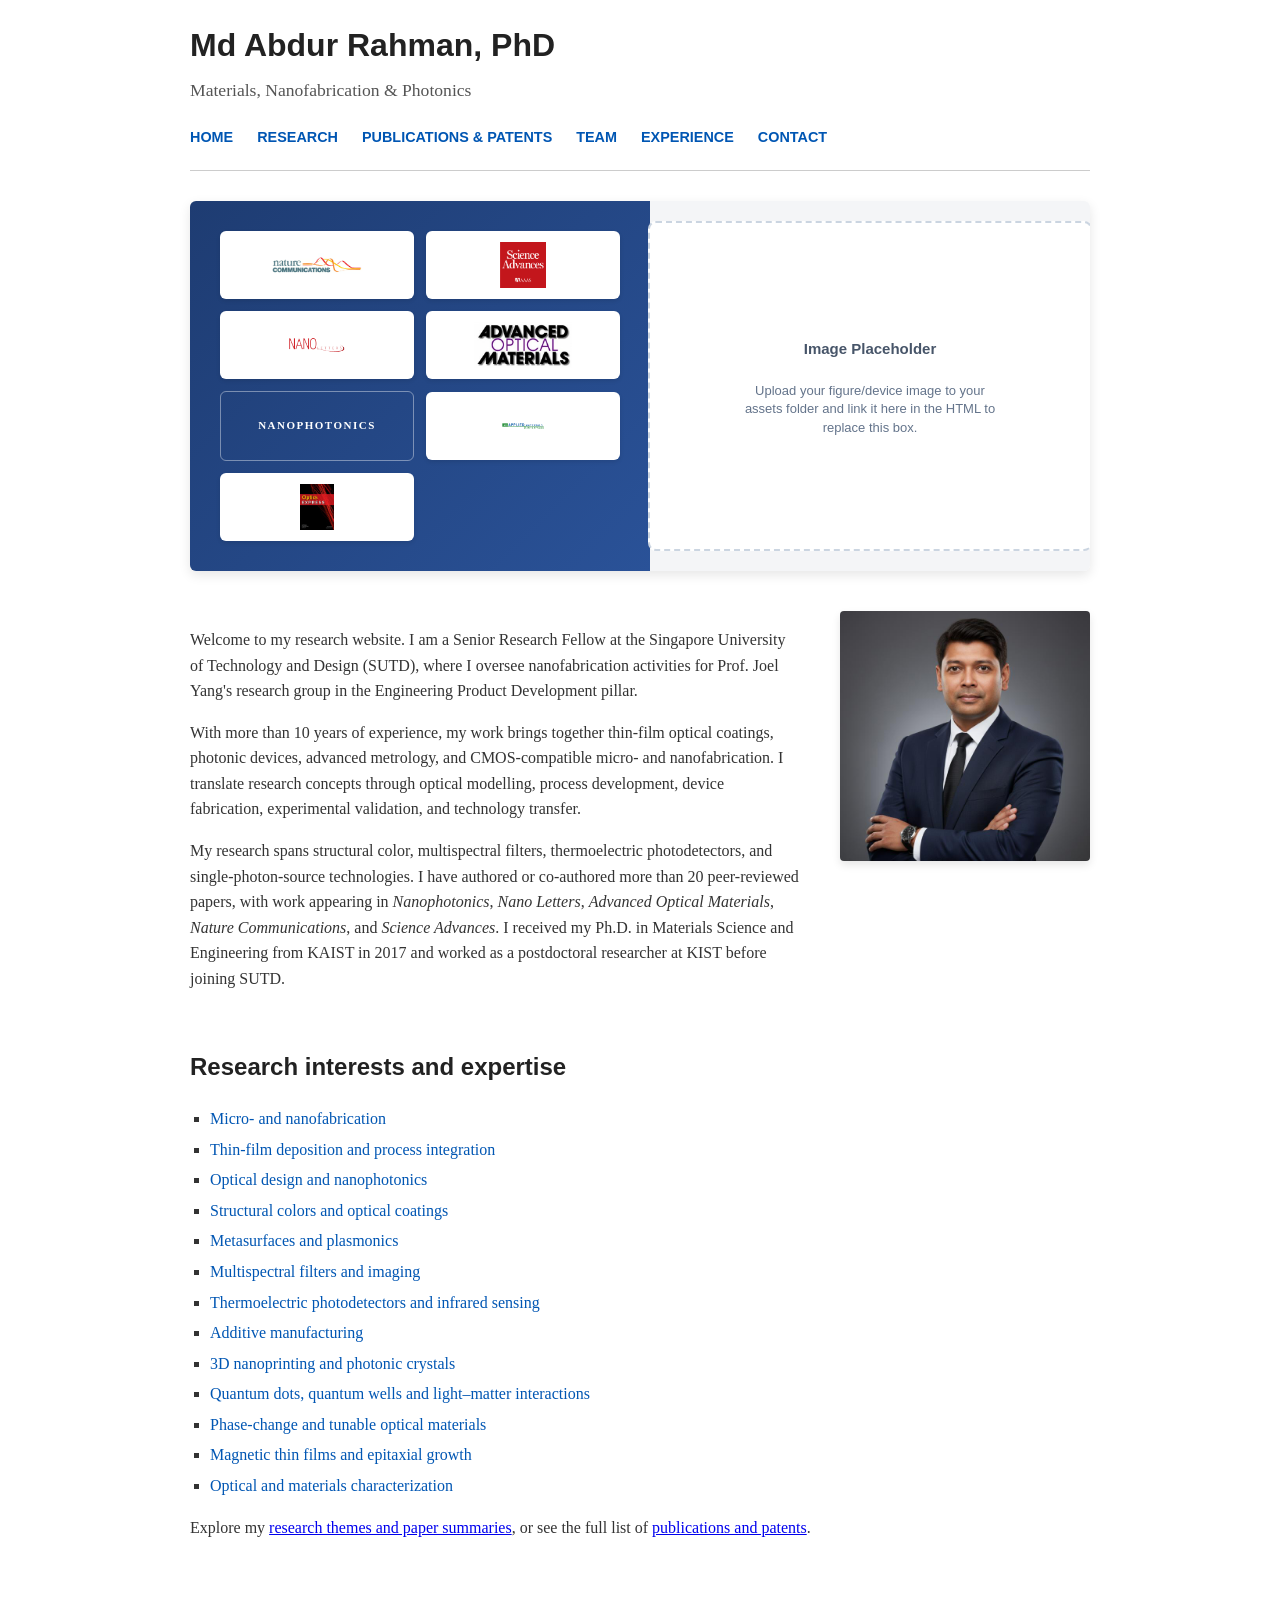
<file: index.html>
<!DOCTYPE html>
<html lang="en">
<head>
    <meta charset="UTF-8">
    <meta name="viewport" content="width=device-width, initial-scale=1.0">
    <title>Md Abdur Rahman, PhD - Home</title>
    <style>
        /* Shared CSS for all pages */
        body {
            font-family: 'Georgia', serif; 
            line-height: 1.6;
            color: #333;
            max-width: 900px;
            margin: 0 auto;
            padding: 20px 40px;
            background-color: #ffffff;
        }
        header {
            border-bottom: 1px solid #ccc;
            padding-bottom: 20px;
            margin-bottom: 30px;
        }
        .site-title {
            font-family: 'Helvetica Neue', Arial, sans-serif;
            font-size: 2em;
            font-weight: bold;
            color: #222;
            text-decoration: none;
        }
        .tagline {
            font-size: 1.1em;
            color: #555;
            margin-top: 5px;
        }
        nav {
            margin-top: 20px;
        }
        nav a {
            font-family: 'Helvetica Neue', Arial, sans-serif;
            margin-right: 20px;
            text-decoration: none;
            color: #0056b3;
            font-weight: bold;
            font-size: 0.9em;
            text-transform: uppercase;
        }
        nav a:hover {
            text-decoration: underline;
        }
        h1, h2, h3 {
            font-family: 'Helvetica Neue', Arial, sans-serif;
            color: #222;
        }
        .content-section {
            margin-bottom: 40px;
        }
        ul.keyword-list {
            list-style-type: square;
            padding-left: 20px;
        }
        ul.keyword-list li {
            margin-bottom: 5px;
        }
        
        .keyword-list a { color: #0056b3; text-decoration: none; }
        .keyword-list a:hover { text-decoration: underline; text-underline-offset: 3px; }
        .keyword-list a:focus-visible { outline: 2px solid #0056b3; outline-offset: 3px; }
        
        /* Split Hero Banner CSS */
        .hero-banner {
            display: flex;
            width: 100%;
            min-height: 320px;
            margin-bottom: 40px;
            border-radius: 6px;
            overflow: hidden;
            box-shadow: 0 4px 12px rgba(0,0,0,0.1);
        }
        .banner-half {
            flex: 1;
            display: flex;
            flex-direction: column;
            justify-content: center;
        }
        .banner-left {
            background: linear-gradient(135deg, #1e3c72 0%, #2a5298 100%);
            padding: 30px;
            color: #fff;
        }
        
        /* Logo Grid inside Left Banner - Uniform scaling applied */
        .journal-logo-grid {
            display: grid;
            grid-template-columns: repeat(2, 1fr);
            gap: 12px;
            align-items: center;
        }
        .logo-box {
            background-color: #ffffff;
            border-radius: 6px;
            padding: 8px 12px;
            height: 52px;
            display: flex;
            align-items: center;
            justify-content: center;
            box-shadow: 0 2px 4px rgba(0,0,0,0.1);
        }
        .logo-box img {
            max-width: 88%; /* Scales down slightly so large logos match Advanced Optical Materials visibility */
            max-height: 88%;
            object-fit: contain;
        }
        .text-logo-box {
            background: transparent;
            border: 1px solid rgba(255, 255, 255, 0.4);
            box-shadow: none;
            color: #fff;
            font-family: "Times New Roman", Times, serif;
            font-size: 11px;
            font-weight: bold;
            letter-spacing: 1.5px;
            text-align: center;
        }
        
        /* Right Banner Pane (Ready for Highlight Research Image) */
        .banner-right {
            background-color: #f4f5f7;
            position: relative;
            display: flex;
            align-items: center;
            justify-content: center;
            padding: 20px;
        }
        .banner-right img {
            width: 100%;
            height: 100%;
            object-fit: cover;
            display: block;
            border-radius: 0 6px 6px 0;
        }
        .banner-placeholder-box {
            width: 100%;
            height: 100%;
            min-height: 250px;
            border: 2px dashed #cbd5e1;
            border-radius: 8px;
            display: flex;
            flex-direction: column;
            align-items: center;
            justify-content: center;
            text-align: center;
            padding: 20px;
            background-color: #ffffff;
        }
        .placeholder-title {
            font-weight: 600;
            color: #475569;
            font-size: 15px;
            margin-bottom: 8px;
            font-family: 'Helvetica Neue', Arial, sans-serif;
        }
        .placeholder-desc {
            color: #64748b;
            font-size: 13px;
            line-height: 1.4;
            max-width: 260px;
            font-family: 'Helvetica Neue', Arial, sans-serif;
        }

        /* Profile Layout CSS */
        .intro-container {
            display: flex;
            gap: 40px;
            align-items: flex-start;
        }
        .intro-text {
            flex: 1;
        }
        .profile-pic {
            width: 250px;
            border-radius: 4px;
            box-shadow: 0 4px 8px rgba(0,0,0,0.1);
            object-fit: cover;
        }

        /* Mobile responsiveness */
        @media (max-width: 768px) {
            .hero-banner {
                flex-direction: column;
            }
            .banner-right {
                min-height: 250px;
            }
            .intro-container {
                flex-direction: column-reverse;
                align-items: center;
            }
            .profile-pic {
                margin-bottom: 20px;
            }
        }
    </style>
</head>
<body>

    <header>
        <a href="index.html" class="site-title">Md Abdur Rahman, PhD</a>
        <div class="tagline">Materials, Nanofabrication & Photonics</div>
        
        <!-- Persistent Navigation Menu -->
        <nav>
            <a href="index.html">Home</a>
            <a href="research.html">Research</a>
            <a href="publications.html">Publications & Patents</a>
            <a href="team.html">Team</a>
            <a href="experience.html">Experience</a>
            <a href="contact.html">Contact</a>
        </nav>
    </header>

    <!-- Split Hero Banner Image -->
    <div class="hero-banner">
        <!-- Left Half: Journal Logos Grid -->
        <div class="banner-half banner-left">
            <div class="journal-logo-grid">
                <div class="logo-box"><img src="assets/logo/nature-comms.avif" alt="Nature Communications"></div>
                <div class="logo-box"><img src="assets/logo/science-advances.png" alt="Science Advances"></div>
                <div class="logo-box"><img src="assets/logo/nano-letters.png" alt="Nano Letters"></div>
                <div class="logo-box"><img src="assets/logo/adv-opt-mat.jpg" alt="Advanced Optical Materials"></div>
                <div class="logo-box text-logo-box">NANOPHOTONICS</div>
                <div class="logo-box"><img src="assets/logo/acs-ami.png" alt="ACS Appl. Mater. Interfaces"></div>
                <div class="logo-box"><img src="assets/logo/optics-express.jpg" alt="Optics Express"></div>
            </div>
        </div>
        
        <!-- Right Half: Research Highlight Image Pane -->
        <div class="banner-half banner-right">
            <div class="banner-placeholder-box">
                <p class="placeholder-title">Image Placeholder</p>
                <p class="placeholder-desc">Upload your figure/device image to your assets folder and link it here in the HTML to replace this box.</p>
            </div>
        </div>
    </div>

    <main>
        <section class="content-section intro-container">
            <div class="intro-text">
                <p>Welcome to my research website. I am a Senior Research Fellow at the Singapore University of Technology and Design (SUTD), where I oversee nanofabrication activities for Prof. Joel Yang's research group in the Engineering Product Development pillar.</p>
                
                <p>With more than 10 years of experience, my work brings together thin-film optical coatings, photonic devices, advanced metrology, and CMOS-compatible micro- and nanofabrication. I translate research concepts through optical modelling, process development, device fabrication, experimental validation, and technology transfer.</p>
    
                <p>My research spans structural color, multispectral filters, thermoelectric photodetectors, and single-photon-source technologies. I have authored or co-authored more than 20 peer-reviewed papers, with work appearing in <em>Nanophotonics</em>, <em>Nano Letters</em>, <em>Advanced Optical Materials</em>, <em>Nature Communications</em>, and <em>Science Advances</em>. I received my Ph.D. in Materials Science and Engineering from KAIST in 2017 and worked as a postdoctoral researcher at KIST before joining SUTD.</p>
            </div>
            
            <!-- Profile Picture -->
            <img src="Profile.jfif" alt="Md Abdur Rahman Profile" class="profile-pic">
        </section>

        <section class="content-section" aria-labelledby="research-interests">
            <h2 id="research-interests">Research interests and expertise</h2>
            <ul class="keyword-list">
                <li><a href="tag/optical-thermoelectric-devices/">Micro- and nanofabrication</a></li>
                <li><a href="tag/structural-color-optical-coatings/">Thin-film deposition and process integration</a></li>
                <li><a href="tag/optical-thermoelectric-devices/">Optical design and nanophotonics</a></li>
                <li><a href="tag/structural-color-optical-coatings/">Structural colors and optical coatings</a></li>
                <li><a href="tag/optical-thermoelectric-devices/">Metasurfaces and plasmonics</a></li>
                <li><a href="tag/optical-thermoelectric-devices/">Multispectral filters and imaging</a></li>
                <li><a href="tag/optical-thermoelectric-devices/">Thermoelectric photodetectors and infrared sensing</a></li>
                <li><a href="tag/3d-nanoprinting-imaging/">Additive manufacturing</a></li>
                <li><a href="tag/3d-nanoprinting-imaging/">3D nanoprinting and photonic crystals</a></li>
                <li><a href="tag/nanomaterials-phase-change/">Quantum dots, quantum wells and light–matter interactions</a></li>
                <li><a href="tag/nanomaterials-phase-change/">Phase-change and tunable optical materials</a></li>
                <li><a href="tag/magnetic-epitaxial-thin-films/">Magnetic thin films and epitaxial growth</a></li>
                <li><a href="tag/structural-color-optical-coatings/">Optical and materials characterization</a></li>
            </ul>
            <p>Explore my <a href="research.html">research themes and paper summaries</a>, or see the full list of <a href="publications.html">publications and patents</a>.</p>
        </section>
    </main>

</body>
</html>
</file>
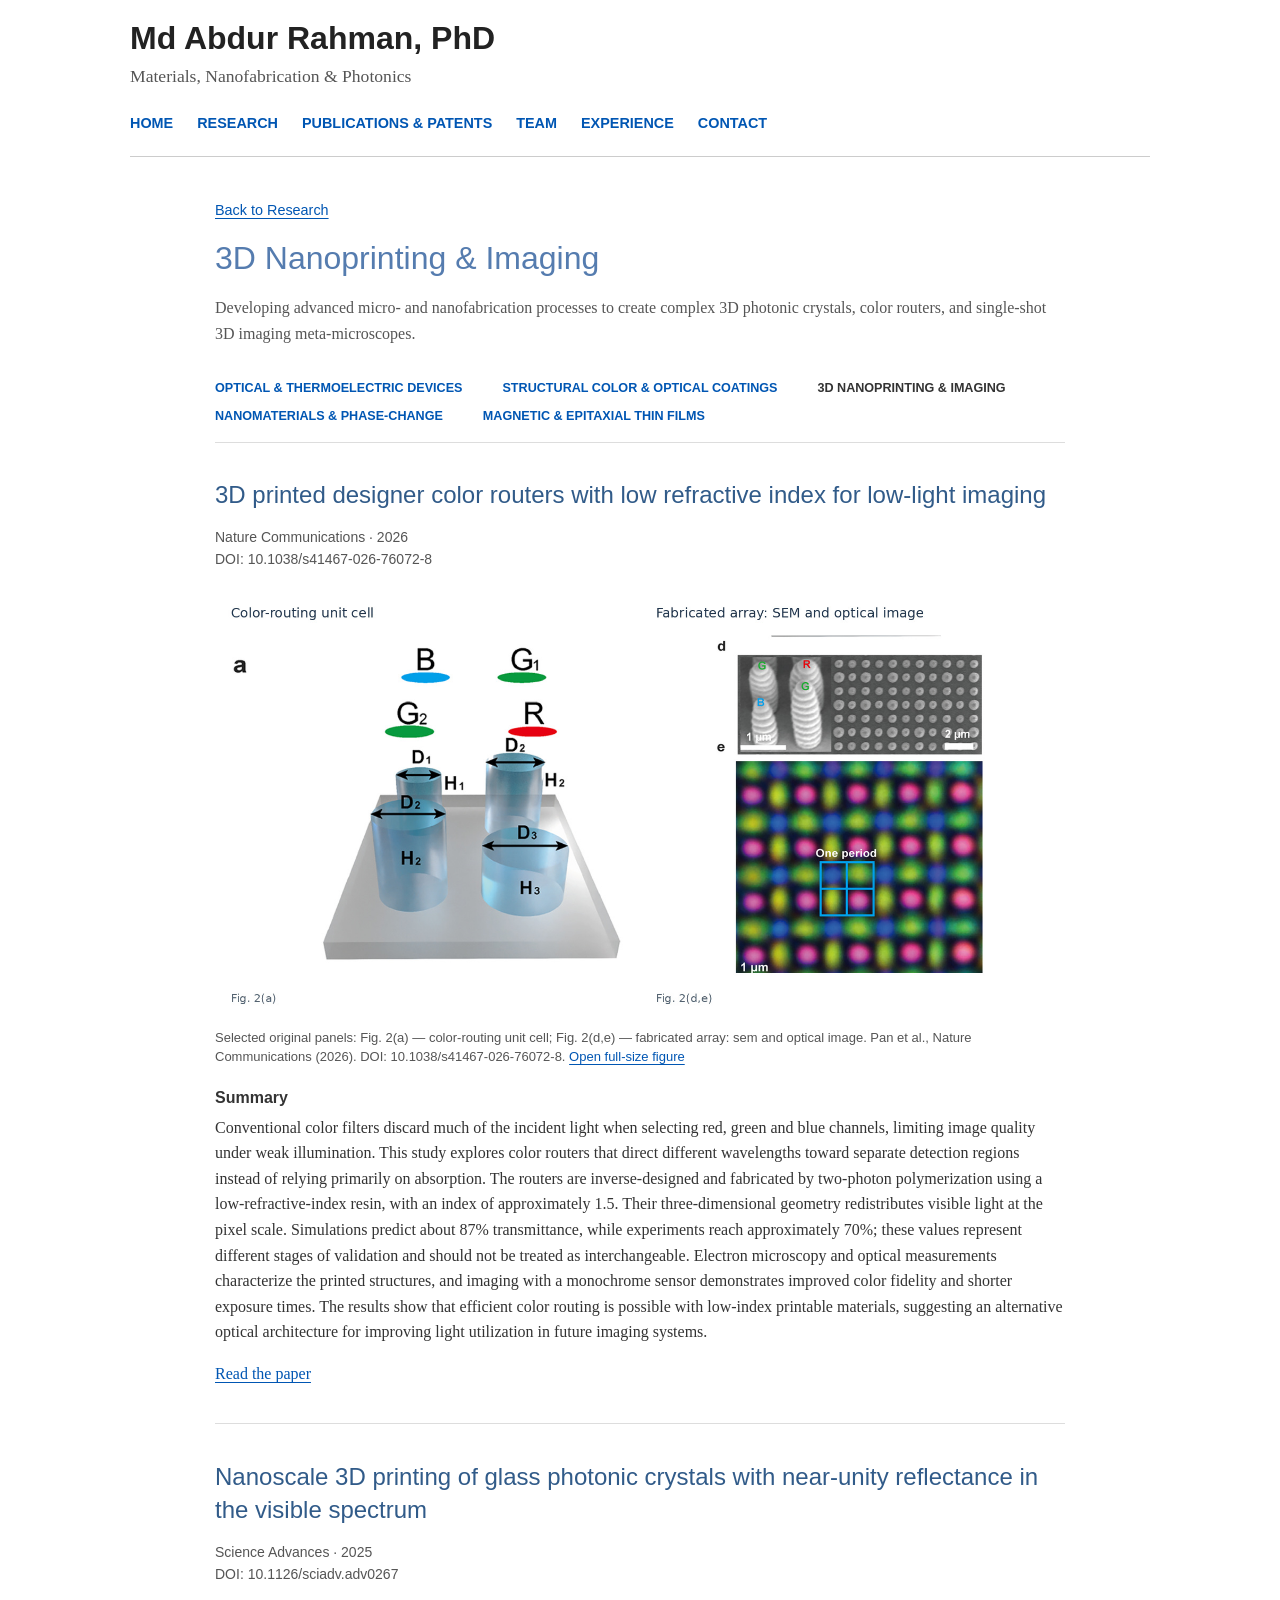
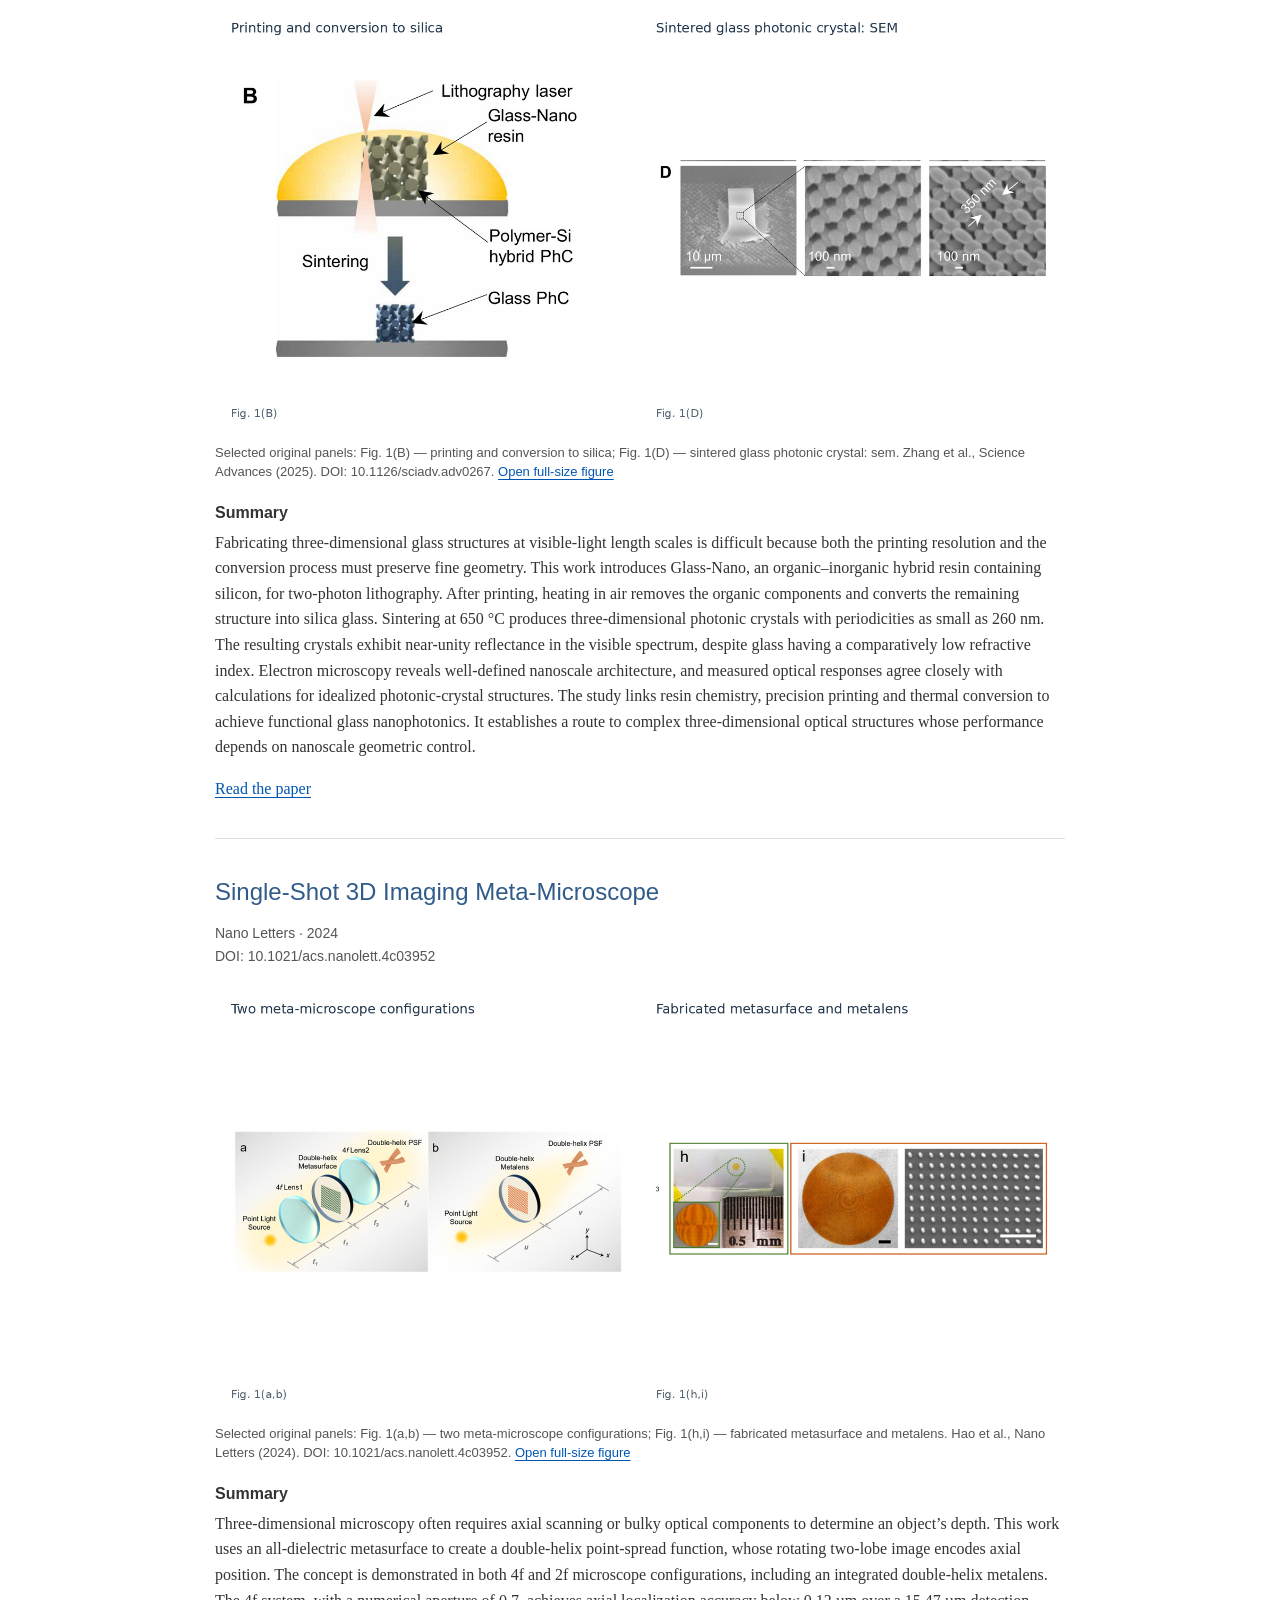
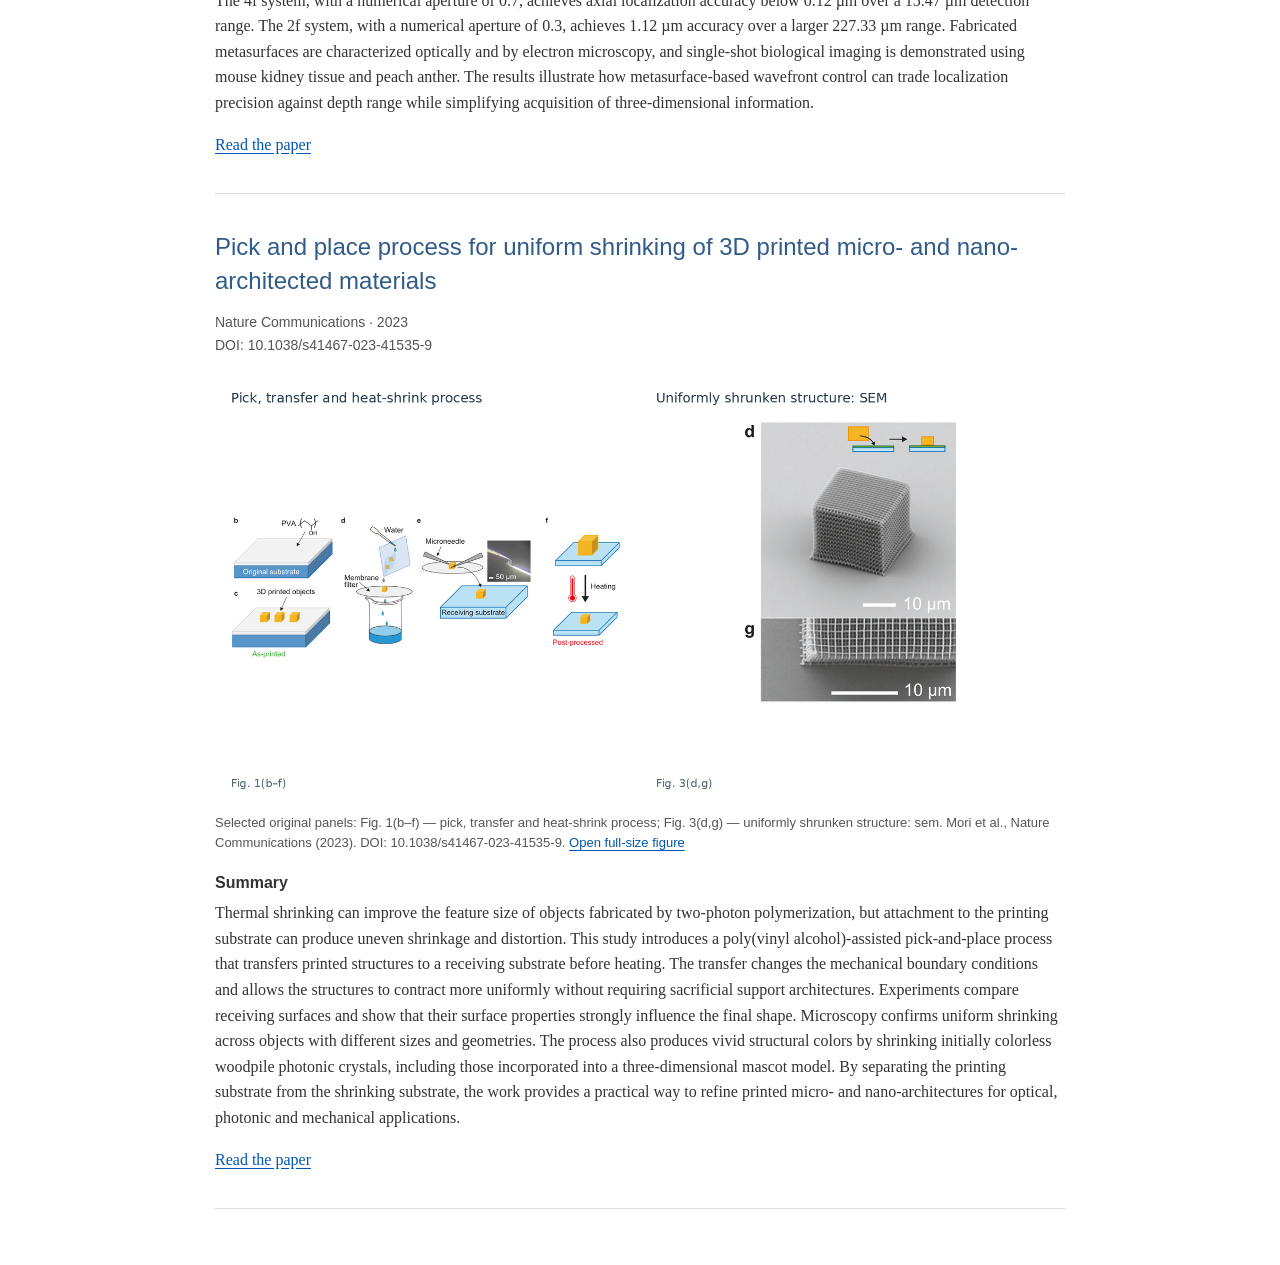
<file: tag/3d-nanoprinting-imaging/index.html>
<!DOCTYPE html>
<html lang="en"><head><meta charset="UTF-8"><meta name="viewport" content="width=device-width, initial-scale=1.0">
<title>3D Nanoprinting &amp; Imaging – Md Abdur Rahman, PhD</title>
<link rel="stylesheet" href="../../assets/research/tags.css"></head>
<body><header>
        <a href="../../index.html" class="site-title">Md Abdur Rahman, PhD</a>
        <div class="tagline">Materials, Nanofabrication & Photonics</div>
        <nav>
            <a href="../../index.html">Home</a>
            <a href="../../research.html">Research</a>
            <a href="../../publications.html">Publications & Patents</a>
            <a href="../../team.html">Team</a>
            <a href="../../experience.html">Experience</a>
            <a href="../../contact.html">Contact</a>
        </nav>
    </header><main class="tag-main"><a class="back-link" href="../../research.html">Back to Research</a>
<h1 class="tag-heading">3D Nanoprinting & Imaging</h1><p class="tag-intro">Developing advanced micro- and nanofabrication processes to create complex 3D photonic crystals, color routers, and single-shot 3D imaging meta-microscopes.</p>
<nav class="tag-links" aria-label="Research themes"><a href="../optical-thermoelectric-devices/">Optical & Thermoelectric Devices</a><a href="../structural-color-optical-coatings/">Structural Color & Optical Coatings</a><a href="../3d-nanoprinting-imaging/" aria-current="page">3D Nanoprinting & Imaging</a><a href="../nanomaterials-phase-change/">Nanomaterials & Phase-Change</a><a href="../magnetic-epitaxial-thin-films/">Magnetic & Epitaxial Thin Films</a></nav><article class="paper-entry" id="paper-9">
<h2><a href="https://doi.org/10.1038/s41467-026-76072-8" target="_blank" rel="noopener noreferrer">3D printed designer color routers with low refractive index for low-light imaging</a></h2>
<p class="paper-meta">Nature Communications · 2026<br>DOI: 10.1038/s41467-026-76072-8</p>
<figure><a href="../../assets/research/paper-13-combined.jpg" target="_blank" rel="noopener" aria-label="Open full-size figure for 3D printed designer color routers with low refractive index for low-light imaging"><img src="../../assets/research/paper-13-combined.jpg" alt="Color-routing unit cell; Fabricated array: SEM and optical image" loading="lazy" width="1600" height="800"></a><figcaption>Selected original panels: Fig. 2(a) — color-routing unit cell; Fig. 2(d,e) — fabricated array: sem and optical image. Pan et al., Nature Communications (2026). DOI: 10.1038/s41467-026-76072-8. <a href="../../assets/research/paper-13-combined.jpg" target="_blank" rel="noopener">Open full-size figure</a></figcaption></figure><h3>Summary</h3><p class="paper-summary">Conventional color filters discard much of the incident light when selecting red, green and blue channels, limiting image quality under weak illumination. This study explores color routers that direct different wavelengths toward separate detection regions instead of relying primarily on absorption. The routers are inverse-designed and fabricated by two-photon polymerization using a low-refractive-index resin, with an index of approximately 1.5. Their three-dimensional geometry redistributes visible light at the pixel scale. Simulations predict about 87% transmittance, while experiments reach approximately 70%; these values represent different stages of validation and should not be treated as interchangeable. Electron microscopy and optical measurements characterize the printed structures, and imaging with a monochrome sensor demonstrates improved color fidelity and shorter exposure times. The results show that efficient color routing is possible with low-index printable materials, suggesting an alternative optical architecture for improving light utilization in future imaging systems.</p>
<a href="https://doi.org/10.1038/s41467-026-76072-8" target="_blank" rel="noopener noreferrer">Read the paper</a></article><article class="paper-entry" id="paper-10">
<h2><a href="https://doi.org/10.1126/sciadv.adv0267" target="_blank" rel="noopener noreferrer">Nanoscale 3D printing of glass photonic crystals with near-unity reflectance in the visible spectrum</a></h2>
<p class="paper-meta">Science Advances · 2025<br>DOI: 10.1126/sciadv.adv0267</p>
<figure><a href="../../assets/research/paper-14-combined.jpg" target="_blank" rel="noopener" aria-label="Open full-size figure for Nanoscale 3D printing of glass photonic crystals with near-unity reflectance in the visible spectrum"><img src="../../assets/research/paper-14-combined.jpg" alt="Printing and conversion to silica; Sintered glass photonic crystal: SEM" loading="lazy" width="1600" height="800"></a><figcaption>Selected original panels: Fig. 1(B) — printing and conversion to silica; Fig. 1(D) — sintered glass photonic crystal: sem. Zhang et al., Science Advances (2025). DOI: 10.1126/sciadv.adv0267. <a href="../../assets/research/paper-14-combined.jpg" target="_blank" rel="noopener">Open full-size figure</a></figcaption></figure><h3>Summary</h3><p class="paper-summary">Fabricating three-dimensional glass structures at visible-light length scales is difficult because both the printing resolution and the conversion process must preserve fine geometry. This work introduces Glass-Nano, an organic–inorganic hybrid resin containing silicon, for two-photon lithography. After printing, heating in air removes the organic components and converts the remaining structure into silica glass. Sintering at 650 °C produces three-dimensional photonic crystals with periodicities as small as 260 nm. The resulting crystals exhibit near-unity reflectance in the visible spectrum, despite glass having a comparatively low refractive index. Electron microscopy reveals well-defined nanoscale architecture, and measured optical responses agree closely with calculations for idealized photonic-crystal structures. The study links resin chemistry, precision printing and thermal conversion to achieve functional glass nanophotonics. It establishes a route to complex three-dimensional optical structures whose performance depends on nanoscale geometric control.</p>
<a href="https://doi.org/10.1126/sciadv.adv0267" target="_blank" rel="noopener noreferrer">Read the paper</a></article><article class="paper-entry" id="paper-11">
<h2><a href="https://doi.org/10.1021/acs.nanolett.4c03952" target="_blank" rel="noopener noreferrer">Single-Shot 3D Imaging Meta-Microscope</a></h2>
<p class="paper-meta">Nano Letters · 2024<br>DOI: 10.1021/acs.nanolett.4c03952</p>
<figure><a href="../../assets/research/paper-15-combined.jpg" target="_blank" rel="noopener" aria-label="Open full-size figure for Single-Shot 3D Imaging Meta-Microscope"><img src="../../assets/research/paper-15-combined.jpg" alt="Two meta-microscope configurations; Fabricated metasurface and metalens" loading="lazy" width="1600" height="800"></a><figcaption>Selected original panels: Fig. 1(a,b) — two meta-microscope configurations; Fig. 1(h,i) — fabricated metasurface and metalens. Hao et al., Nano Letters (2024). DOI: 10.1021/acs.nanolett.4c03952. <a href="../../assets/research/paper-15-combined.jpg" target="_blank" rel="noopener">Open full-size figure</a></figcaption></figure><h3>Summary</h3><p class="paper-summary">Three-dimensional microscopy often requires axial scanning or bulky optical components to determine an object’s depth. This work uses an all-dielectric metasurface to create a double-helix point-spread function, whose rotating two-lobe image encodes axial position. The concept is demonstrated in both 4f and 2f microscope configurations, including an integrated double-helix metalens. The 4f system, with a numerical aperture of 0.7, achieves axial localization accuracy below 0.12 µm over a 15.47 µm detection range. The 2f system, with a numerical aperture of 0.3, achieves 1.12 µm accuracy over a larger 227.33 µm range. Fabricated metasurfaces are characterized optically and by electron microscopy, and single-shot biological imaging is demonstrated using mouse kidney tissue and peach anther. The results illustrate how metasurface-based wavefront control can trade localization precision against depth range while simplifying acquisition of three-dimensional information.</p>
<a href="https://doi.org/10.1021/acs.nanolett.4c03952" target="_blank" rel="noopener noreferrer">Read the paper</a></article><article class="paper-entry" id="paper-12">
<h2><a href="https://doi.org/10.1038/s41467-023-41535-9" target="_blank" rel="noopener noreferrer">Pick and place process for uniform shrinking of 3D printed micro- and nano-architected materials</a></h2>
<p class="paper-meta">Nature Communications · 2023<br>DOI: 10.1038/s41467-023-41535-9</p>
<figure><a href="../../assets/research/paper-16-combined.jpg" target="_blank" rel="noopener" aria-label="Open full-size figure for Pick and place process for uniform shrinking of 3D printed micro- and nano-architected materials"><img src="../../assets/research/paper-16-combined.jpg" alt="Pick, transfer and heat-shrink process; Uniformly shrunken structure: SEM" loading="lazy" width="1600" height="800"></a><figcaption>Selected original panels: Fig. 1(b–f) — pick, transfer and heat-shrink process; Fig. 3(d,g) — uniformly shrunken structure: sem. Mori et al., Nature Communications (2023). DOI: 10.1038/s41467-023-41535-9. <a href="../../assets/research/paper-16-combined.jpg" target="_blank" rel="noopener">Open full-size figure</a></figcaption></figure><h3>Summary</h3><p class="paper-summary">Thermal shrinking can improve the feature size of objects fabricated by two-photon polymerization, but attachment to the printing substrate can produce uneven shrinkage and distortion. This study introduces a poly(vinyl alcohol)-assisted pick-and-place process that transfers printed structures to a receiving substrate before heating. The transfer changes the mechanical boundary conditions and allows the structures to contract more uniformly without requiring sacrificial support architectures. Experiments compare receiving surfaces and show that their surface properties strongly influence the final shape. Microscopy confirms uniform shrinking across objects with different sizes and geometries. The process also produces vivid structural colors by shrinking initially colorless woodpile photonic crystals, including those incorporated into a three-dimensional mascot model. By separating the printing substrate from the shrinking substrate, the work provides a practical way to refine printed micro- and nano-architectures for optical, photonic and mechanical applications.</p>
<a href="https://doi.org/10.1038/s41467-023-41535-9" target="_blank" rel="noopener noreferrer">Read the paper</a></article></main></body></html>
</file>
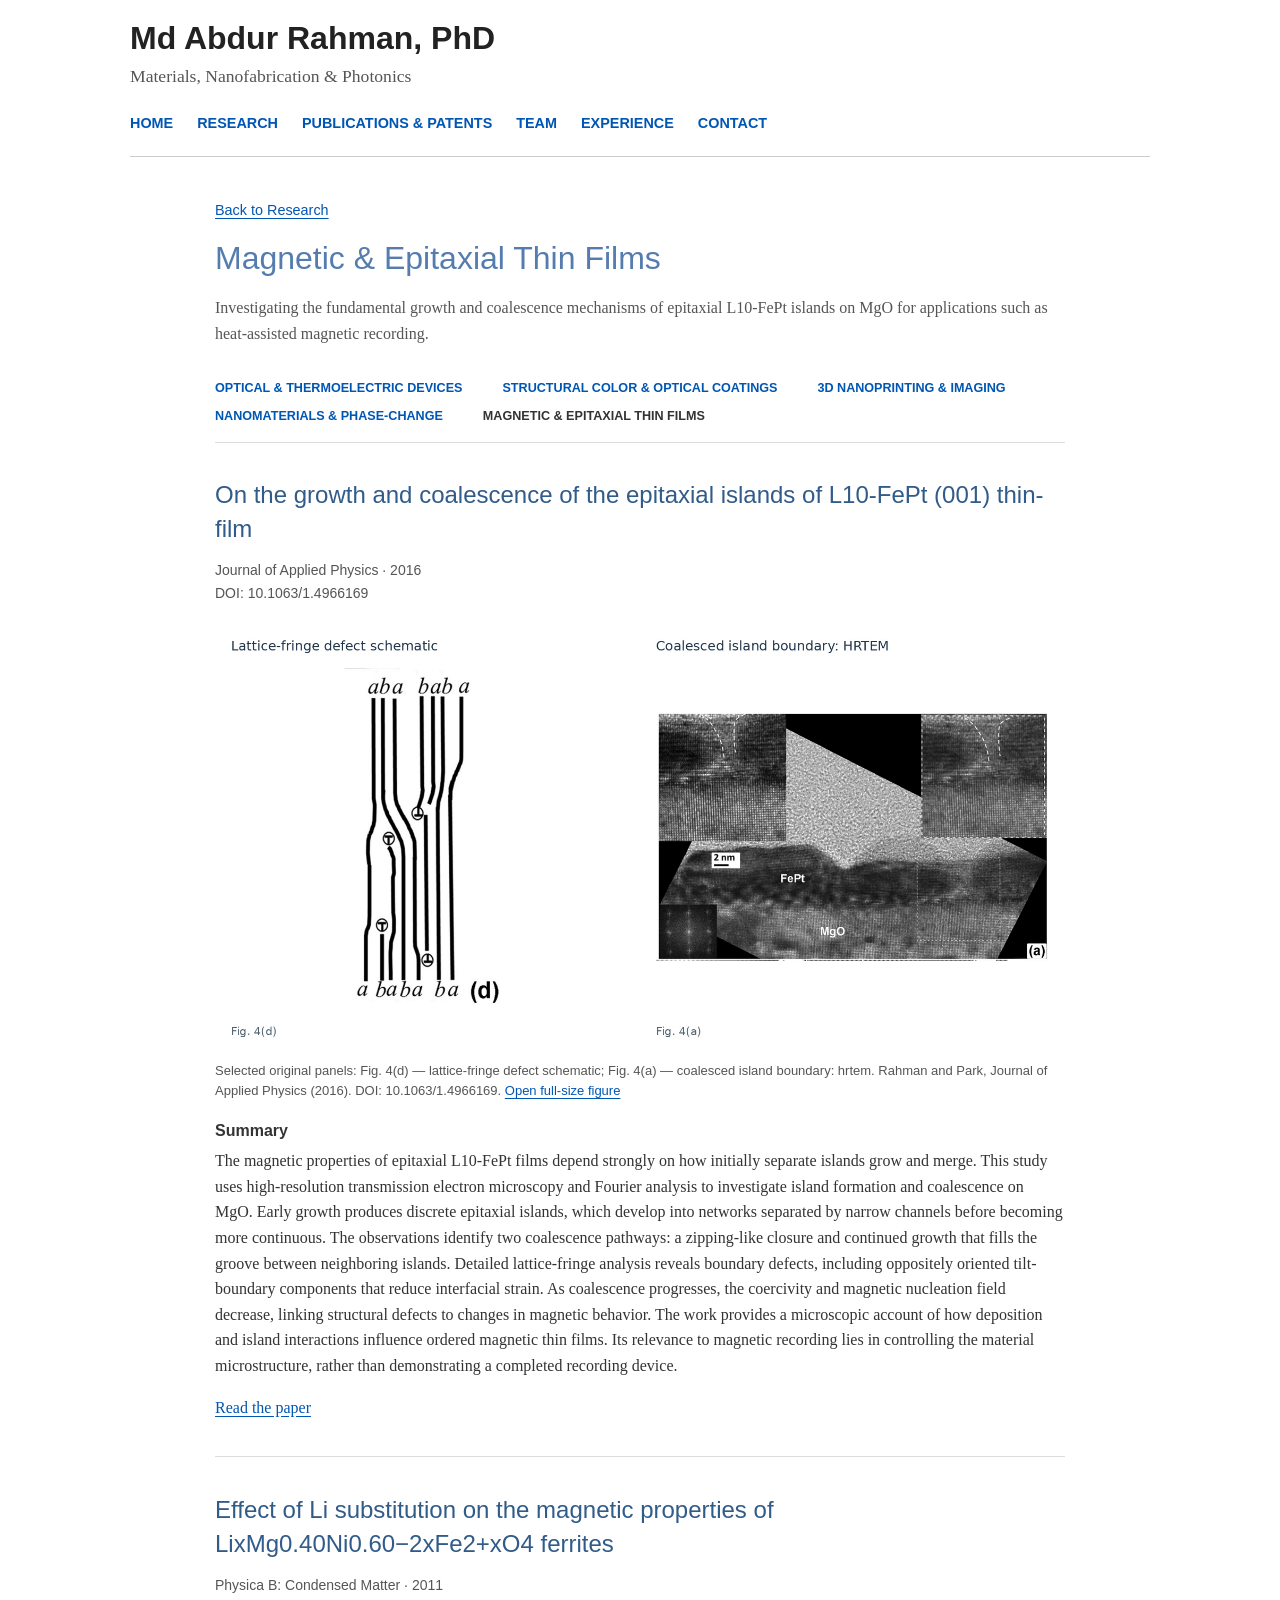
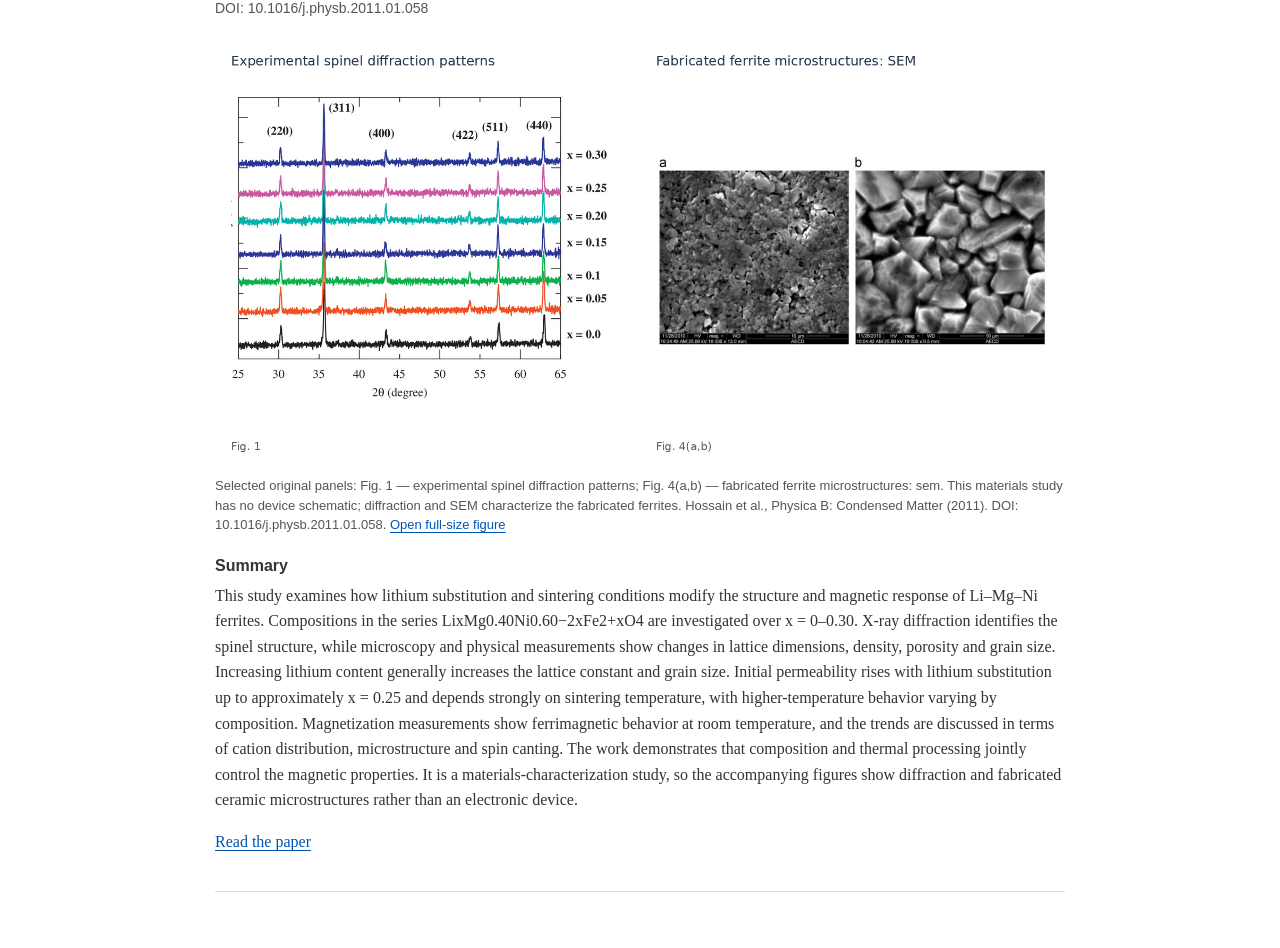
<file: tag/magnetic-epitaxial-thin-films/index.html>
<!DOCTYPE html>
<html lang="en"><head><meta charset="UTF-8"><meta name="viewport" content="width=device-width, initial-scale=1.0">
<title>Magnetic &amp; Epitaxial Thin Films – Md Abdur Rahman, PhD</title>
<link rel="stylesheet" href="../../assets/research/tags.css"></head>
<body><header>
        <a href="../../index.html" class="site-title">Md Abdur Rahman, PhD</a>
        <div class="tagline">Materials, Nanofabrication & Photonics</div>
        <nav>
            <a href="../../index.html">Home</a>
            <a href="../../research.html">Research</a>
            <a href="../../publications.html">Publications & Patents</a>
            <a href="../../team.html">Team</a>
            <a href="../../experience.html">Experience</a>
            <a href="../../contact.html">Contact</a>
        </nav>
    </header><main class="tag-main"><a class="back-link" href="../../research.html">Back to Research</a>
<h1 class="tag-heading">Magnetic & Epitaxial Thin Films</h1><p class="tag-intro">Investigating the fundamental growth and coalescence mechanisms of epitaxial L10-FePt islands on MgO for applications such as heat-assisted magnetic recording.</p>
<nav class="tag-links" aria-label="Research themes"><a href="../optical-thermoelectric-devices/">Optical & Thermoelectric Devices</a><a href="../structural-color-optical-coatings/">Structural Color & Optical Coatings</a><a href="../3d-nanoprinting-imaging/">3D Nanoprinting & Imaging</a><a href="../nanomaterials-phase-change/">Nanomaterials & Phase-Change</a><a href="../magnetic-epitaxial-thin-films/" aria-current="page">Magnetic & Epitaxial Thin Films</a></nav><article class="paper-entry" id="paper-17">
<h2><a href="https://doi.org/10.1063/1.4966169" target="_blank" rel="noopener noreferrer">On the growth and coalescence of the epitaxial islands of L10-FePt (001) thin-film</a></h2>
<p class="paper-meta">Journal of Applied Physics · 2016<br>DOI: 10.1063/1.4966169</p>
<figure><a href="../../assets/research/paper-21-combined.jpg" target="_blank" rel="noopener" aria-label="Open full-size figure for On the growth and coalescence of the epitaxial islands of L10-FePt (001) thin-film"><img src="../../assets/research/paper-21-combined.jpg" alt="Lattice-fringe defect schematic; Coalesced island boundary: HRTEM" loading="lazy" width="1600" height="800"></a><figcaption>Selected original panels: Fig. 4(d) — lattice-fringe defect schematic; Fig. 4(a) — coalesced island boundary: hrtem. Rahman and Park, Journal of Applied Physics (2016). DOI: 10.1063/1.4966169. <a href="../../assets/research/paper-21-combined.jpg" target="_blank" rel="noopener">Open full-size figure</a></figcaption></figure><h3>Summary</h3><p class="paper-summary">The magnetic properties of epitaxial L10-FePt films depend strongly on how initially separate islands grow and merge. This study uses high-resolution transmission electron microscopy and Fourier analysis to investigate island formation and coalescence on MgO. Early growth produces discrete epitaxial islands, which develop into networks separated by narrow channels before becoming more continuous. The observations identify two coalescence pathways: a zipping-like closure and continued growth that fills the groove between neighboring islands. Detailed lattice-fringe analysis reveals boundary defects, including oppositely oriented tilt-boundary components that reduce interfacial strain. As coalescence progresses, the coercivity and magnetic nucleation field decrease, linking structural defects to changes in magnetic behavior. The work provides a microscopic account of how deposition and island interactions influence ordered magnetic thin films. Its relevance to magnetic recording lies in controlling the material microstructure, rather than demonstrating a completed recording device.</p>
<a href="https://doi.org/10.1063/1.4966169" target="_blank" rel="noopener noreferrer">Read the paper</a></article><article class="paper-entry" id="paper-18">
<h2><a href="https://doi.org/10.1016/j.physb.2011.01.058" target="_blank" rel="noopener noreferrer">Effect of Li substitution on the magnetic properties of LixMg0.40Ni0.60−2xFe2+xO4 ferrites</a></h2>
<p class="paper-meta">Physica B: Condensed Matter · 2011<br>DOI: 10.1016/j.physb.2011.01.058</p>
<figure><a href="../../assets/research/paper-22-combined.jpg" target="_blank" rel="noopener" aria-label="Open full-size figure for Effect of Li substitution on the magnetic properties of LixMg0.40Ni0.60−2xFe2+xO4 ferrites"><img src="../../assets/research/paper-22-combined.jpg" alt="Experimental spinel diffraction patterns; Fabricated ferrite microstructures: SEM" loading="lazy" width="1600" height="800"></a><figcaption>Selected original panels: Fig. 1 — experimental spinel diffraction patterns; Fig. 4(a,b) — fabricated ferrite microstructures: sem. This materials study has no device schematic; diffraction and SEM characterize the fabricated ferrites. Hossain et al., Physica B: Condensed Matter (2011). DOI: 10.1016/j.physb.2011.01.058. <a href="../../assets/research/paper-22-combined.jpg" target="_blank" rel="noopener">Open full-size figure</a></figcaption></figure><h3>Summary</h3><p class="paper-summary">This study examines how lithium substitution and sintering conditions modify the structure and magnetic response of Li–Mg–Ni ferrites. Compositions in the series LixMg0.40Ni0.60−2xFe2+xO4 are investigated over x = 0–0.30. X-ray diffraction identifies the spinel structure, while microscopy and physical measurements show changes in lattice dimensions, density, porosity and grain size. Increasing lithium content generally increases the lattice constant and grain size. Initial permeability rises with lithium substitution up to approximately x = 0.25 and depends strongly on sintering temperature, with higher-temperature behavior varying by composition. Magnetization measurements show ferrimagnetic behavior at room temperature, and the trends are discussed in terms of cation distribution, microstructure and spin canting. The work demonstrates that composition and thermal processing jointly control the magnetic properties. It is a materials-characterization study, so the accompanying figures show diffraction and fabricated ceramic microstructures rather than an electronic device.</p>
<a href="https://doi.org/10.1016/j.physb.2011.01.058" target="_blank" rel="noopener noreferrer">Read the paper</a></article></main></body></html>
</file>
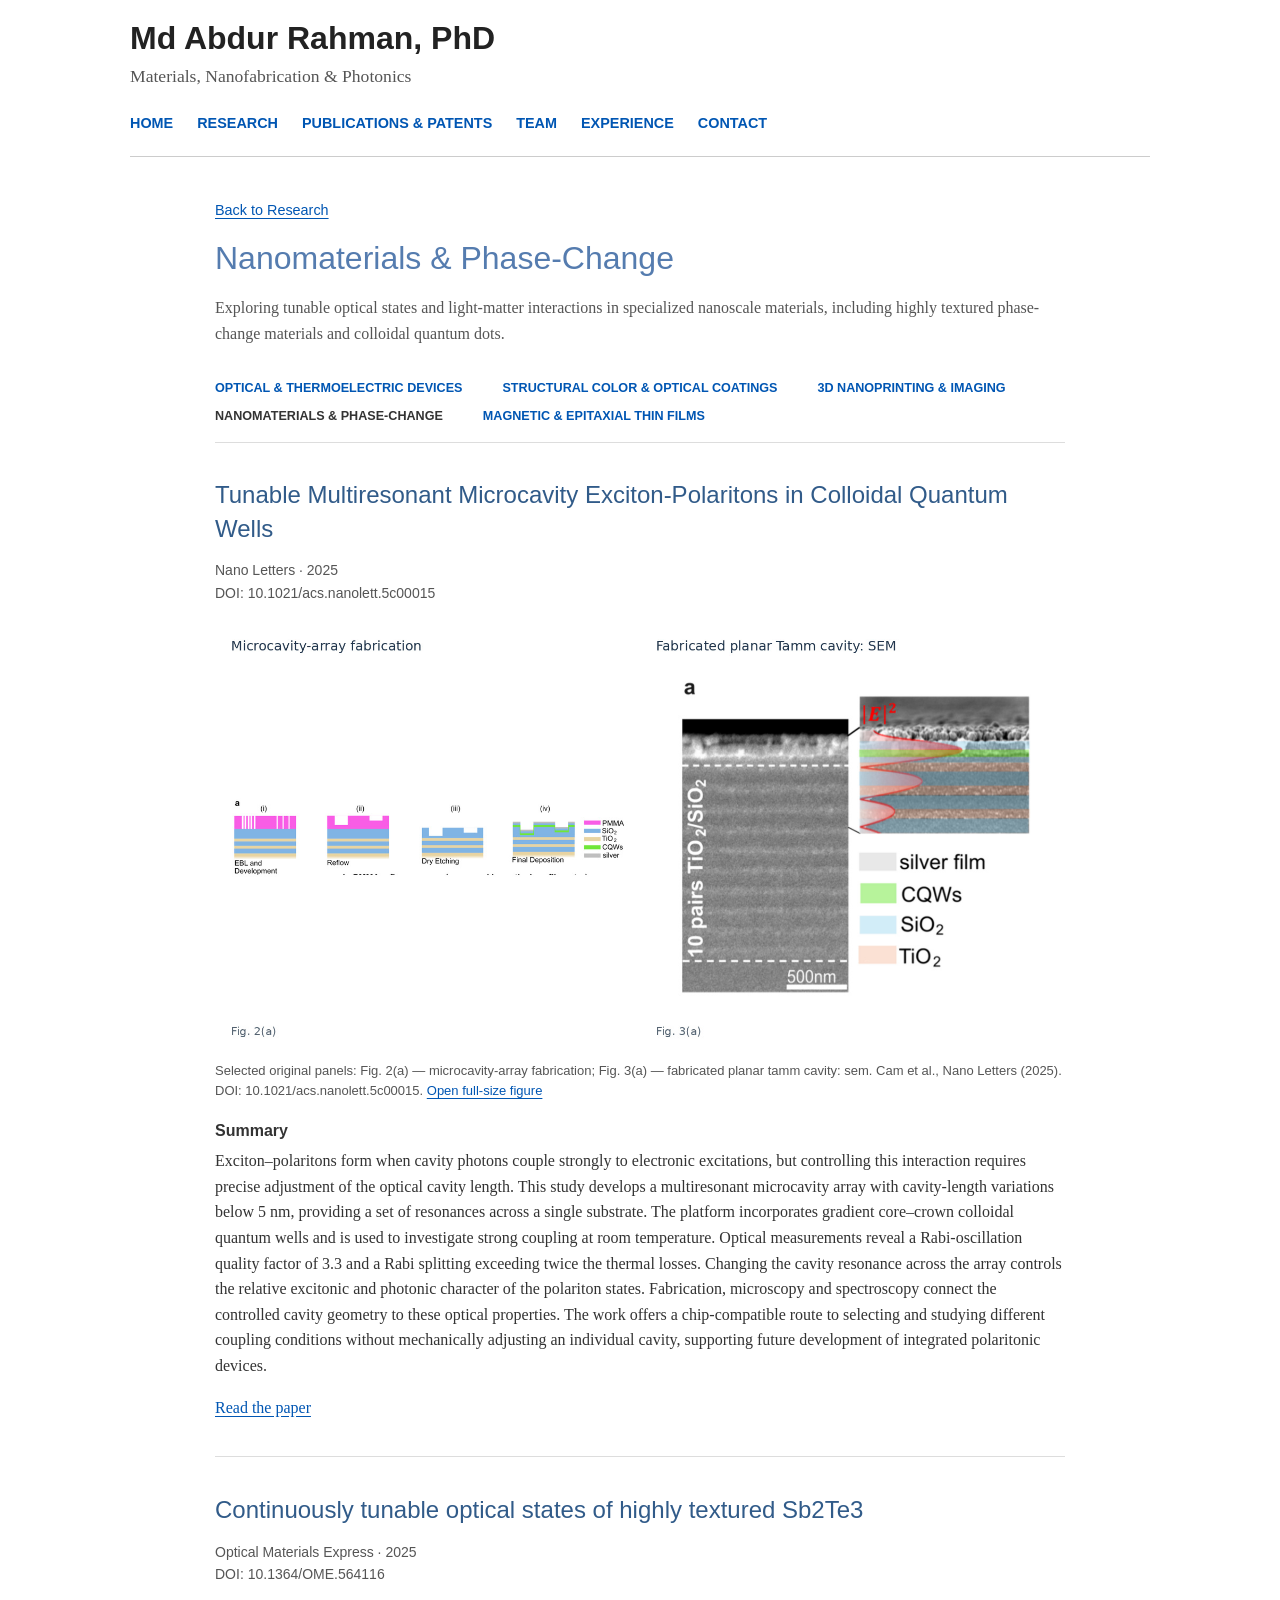
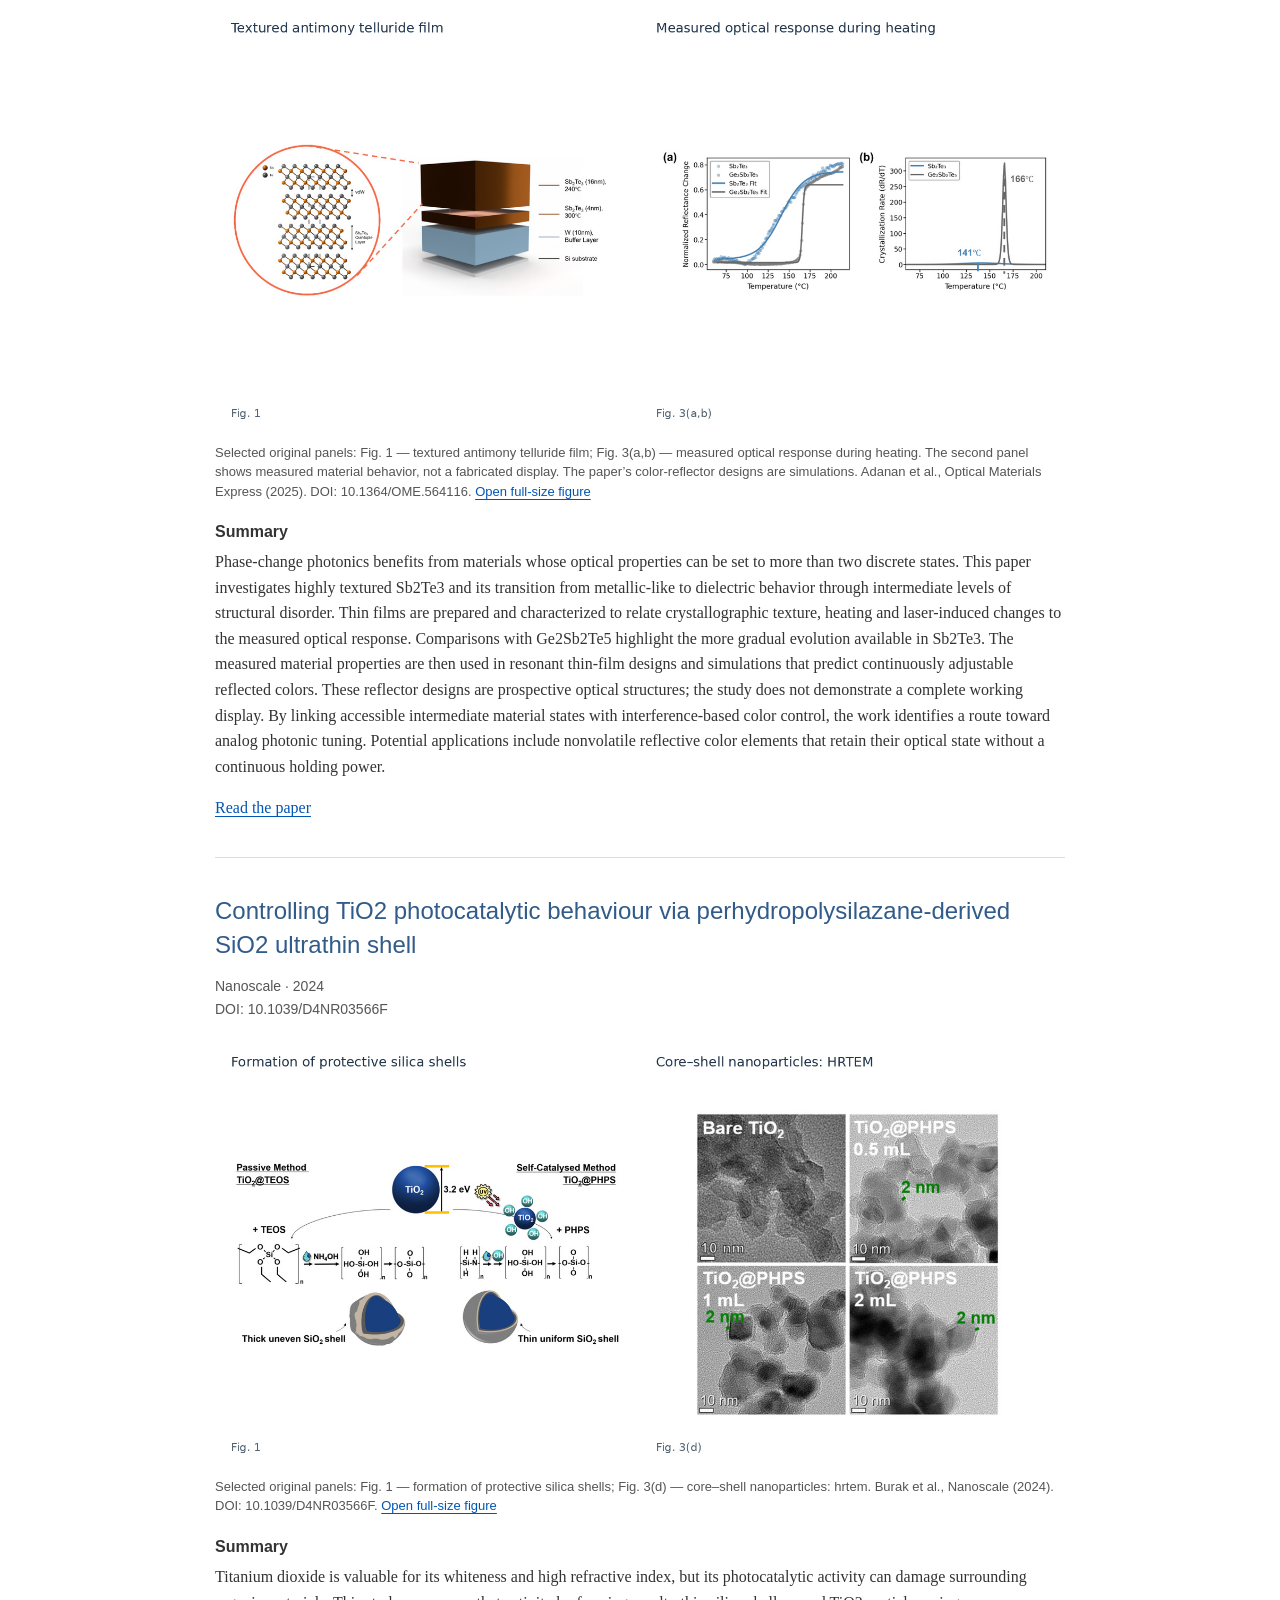
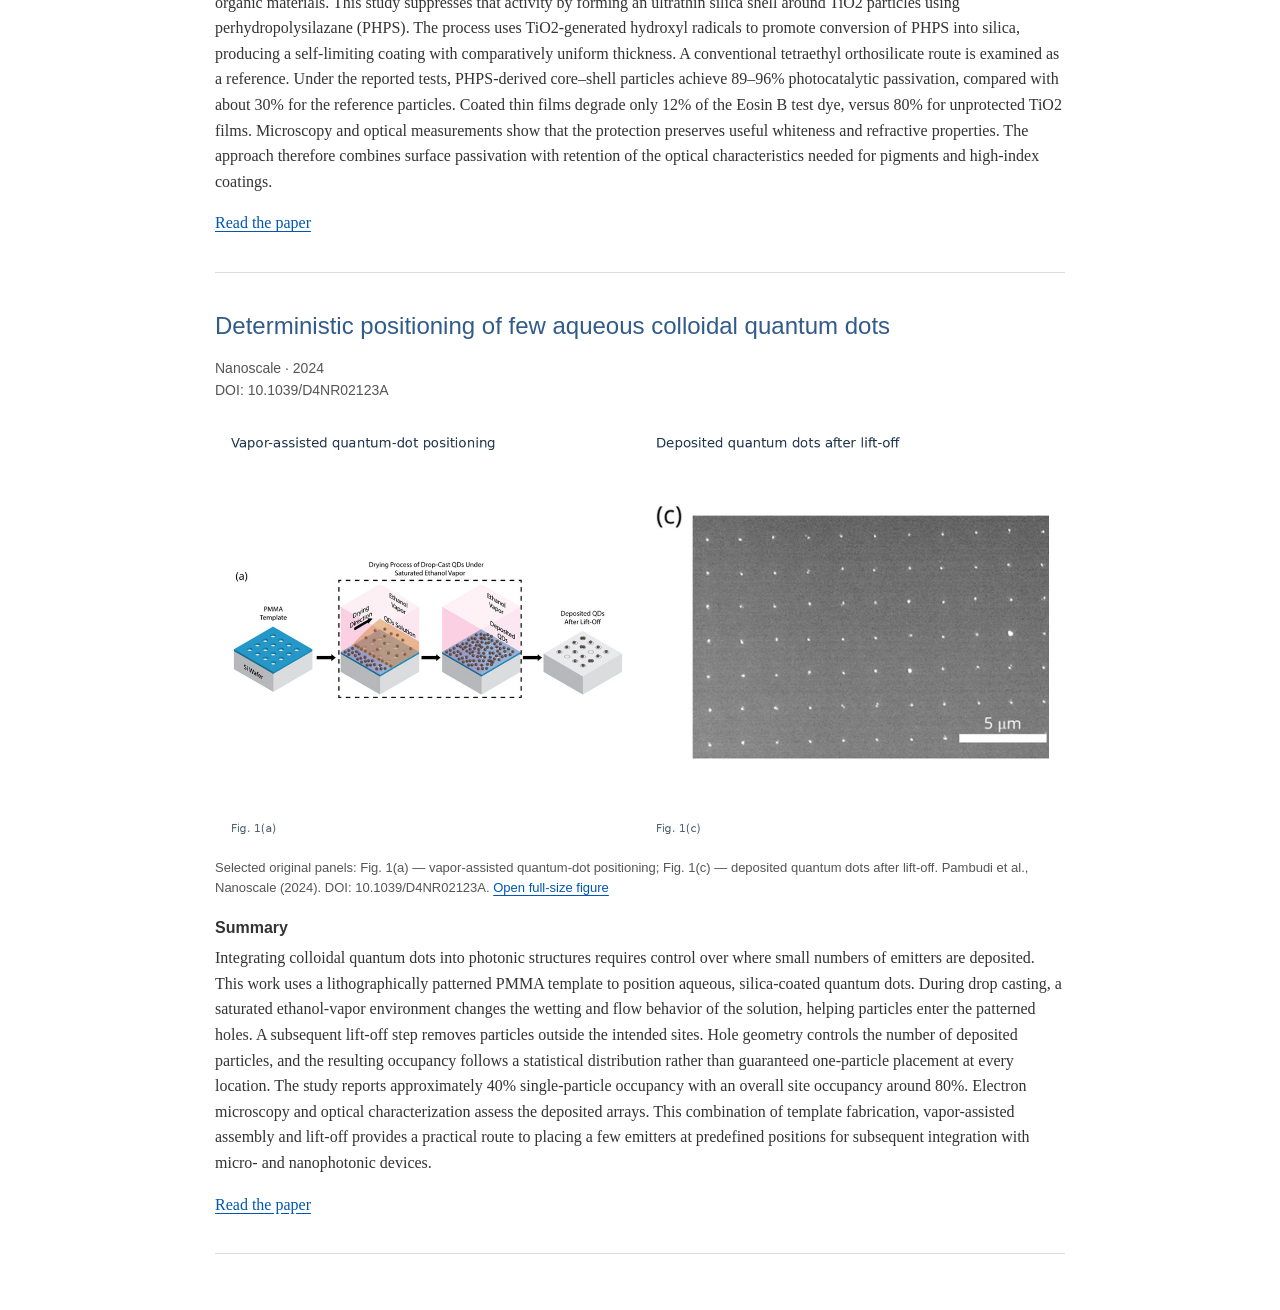
<file: tag/nanomaterials-phase-change/index.html>
<!DOCTYPE html>
<html lang="en"><head><meta charset="UTF-8"><meta name="viewport" content="width=device-width, initial-scale=1.0">
<title>Nanomaterials &amp; Phase-Change – Md Abdur Rahman, PhD</title>
<link rel="stylesheet" href="../../assets/research/tags.css"></head>
<body><header>
        <a href="../../index.html" class="site-title">Md Abdur Rahman, PhD</a>
        <div class="tagline">Materials, Nanofabrication & Photonics</div>
        <nav>
            <a href="../../index.html">Home</a>
            <a href="../../research.html">Research</a>
            <a href="../../publications.html">Publications & Patents</a>
            <a href="../../team.html">Team</a>
            <a href="../../experience.html">Experience</a>
            <a href="../../contact.html">Contact</a>
        </nav>
    </header><main class="tag-main"><a class="back-link" href="../../research.html">Back to Research</a>
<h1 class="tag-heading">Nanomaterials & Phase-Change</h1><p class="tag-intro">Exploring tunable optical states and light-matter interactions in specialized nanoscale materials, including highly textured phase-change materials and colloidal quantum dots.</p>
<nav class="tag-links" aria-label="Research themes"><a href="../optical-thermoelectric-devices/">Optical & Thermoelectric Devices</a><a href="../structural-color-optical-coatings/">Structural Color & Optical Coatings</a><a href="../3d-nanoprinting-imaging/">3D Nanoprinting & Imaging</a><a href="../nanomaterials-phase-change/" aria-current="page">Nanomaterials & Phase-Change</a><a href="../magnetic-epitaxial-thin-films/">Magnetic & Epitaxial Thin Films</a></nav><article class="paper-entry" id="paper-13">
<h2><a href="https://doi.org/10.1021/acs.nanolett.5c00015" target="_blank" rel="noopener noreferrer">Tunable Multiresonant Microcavity Exciton-Polaritons in Colloidal Quantum Wells</a></h2>
<p class="paper-meta">Nano Letters · 2025<br>DOI: 10.1021/acs.nanolett.5c00015</p>
<figure><a href="../../assets/research/paper-17-combined.jpg" target="_blank" rel="noopener" aria-label="Open full-size figure for Tunable Multiresonant Microcavity Exciton-Polaritons in Colloidal Quantum Wells"><img src="../../assets/research/paper-17-combined.jpg" alt="Microcavity-array fabrication; Fabricated planar Tamm cavity: SEM" loading="lazy" width="1600" height="800"></a><figcaption>Selected original panels: Fig. 2(a) — microcavity-array fabrication; Fig. 3(a) — fabricated planar tamm cavity: sem. Cam et al., Nano Letters (2025). DOI: 10.1021/acs.nanolett.5c00015. <a href="../../assets/research/paper-17-combined.jpg" target="_blank" rel="noopener">Open full-size figure</a></figcaption></figure><h3>Summary</h3><p class="paper-summary">Exciton–polaritons form when cavity photons couple strongly to electronic excitations, but controlling this interaction requires precise adjustment of the optical cavity length. This study develops a multiresonant microcavity array with cavity-length variations below 5 nm, providing a set of resonances across a single substrate. The platform incorporates gradient core–crown colloidal quantum wells and is used to investigate strong coupling at room temperature. Optical measurements reveal a Rabi-oscillation quality factor of 3.3 and a Rabi splitting exceeding twice the thermal losses. Changing the cavity resonance across the array controls the relative excitonic and photonic character of the polariton states. Fabrication, microscopy and spectroscopy connect the controlled cavity geometry to these optical properties. The work offers a chip-compatible route to selecting and studying different coupling conditions without mechanically adjusting an individual cavity, supporting future development of integrated polaritonic devices.</p>
<a href="https://doi.org/10.1021/acs.nanolett.5c00015" target="_blank" rel="noopener noreferrer">Read the paper</a></article><article class="paper-entry" id="paper-14">
<h2><a href="https://doi.org/10.1364/OME.564116" target="_blank" rel="noopener noreferrer">Continuously tunable optical states of highly textured Sb2Te3</a></h2>
<p class="paper-meta">Optical Materials Express · 2025<br>DOI: 10.1364/OME.564116</p>
<figure><a href="../../assets/research/paper-18-combined.jpg" target="_blank" rel="noopener" aria-label="Open full-size figure for Continuously tunable optical states of highly textured Sb2Te3"><img src="../../assets/research/paper-18-combined.jpg" alt="Textured antimony telluride film; Measured optical response during heating" loading="lazy" width="1600" height="800"></a><figcaption>Selected original panels: Fig. 1 — textured antimony telluride film; Fig. 3(a,b) — measured optical response during heating. The second panel shows measured material behavior, not a fabricated display. The paper’s color-reflector designs are simulations. Adanan et al., Optical Materials Express (2025). DOI: 10.1364/OME.564116. <a href="../../assets/research/paper-18-combined.jpg" target="_blank" rel="noopener">Open full-size figure</a></figcaption></figure><h3>Summary</h3><p class="paper-summary">Phase-change photonics benefits from materials whose optical properties can be set to more than two discrete states. This paper investigates highly textured Sb2Te3 and its transition from metallic-like to dielectric behavior through intermediate levels of structural disorder. Thin films are prepared and characterized to relate crystallographic texture, heating and laser-induced changes to the measured optical response. Comparisons with Ge2Sb2Te5 highlight the more gradual evolution available in Sb2Te3. The measured material properties are then used in resonant thin-film designs and simulations that predict continuously adjustable reflected colors. These reflector designs are prospective optical structures; the study does not demonstrate a complete working display. By linking accessible intermediate material states with interference-based color control, the work identifies a route toward analog photonic tuning. Potential applications include nonvolatile reflective color elements that retain their optical state without a continuous holding power.</p>
<a href="https://doi.org/10.1364/OME.564116" target="_blank" rel="noopener noreferrer">Read the paper</a></article><article class="paper-entry" id="paper-15">
<h2><a href="https://doi.org/10.1039/D4NR03566F" target="_blank" rel="noopener noreferrer">Controlling TiO2 photocatalytic behaviour via perhydropolysilazane-derived SiO2 ultrathin shell</a></h2>
<p class="paper-meta">Nanoscale · 2024<br>DOI: 10.1039/D4NR03566F</p>
<figure><a href="../../assets/research/paper-19-combined.jpg" target="_blank" rel="noopener" aria-label="Open full-size figure for Controlling TiO2 photocatalytic behaviour via perhydropolysilazane-derived SiO2 ultrathin shell"><img src="../../assets/research/paper-19-combined.jpg" alt="Formation of protective silica shells; Core–shell nanoparticles: HRTEM" loading="lazy" width="1600" height="800"></a><figcaption>Selected original panels: Fig. 1 — formation of protective silica shells; Fig. 3(d) — core–shell nanoparticles: hrtem. Burak et al., Nanoscale (2024). DOI: 10.1039/D4NR03566F. <a href="../../assets/research/paper-19-combined.jpg" target="_blank" rel="noopener">Open full-size figure</a></figcaption></figure><h3>Summary</h3><p class="paper-summary">Titanium dioxide is valuable for its whiteness and high refractive index, but its photocatalytic activity can damage surrounding organic materials. This study suppresses that activity by forming an ultrathin silica shell around TiO2 particles using perhydropolysilazane (PHPS). The process uses TiO2-generated hydroxyl radicals to promote conversion of PHPS into silica, producing a self-limiting coating with comparatively uniform thickness. A conventional tetraethyl orthosilicate route is examined as a reference. Under the reported tests, PHPS-derived core–shell particles achieve 89–96% photocatalytic passivation, compared with about 30% for the reference particles. Coated thin films degrade only 12% of the Eosin B test dye, versus 80% for unprotected TiO2 films. Microscopy and optical measurements show that the protection preserves useful whiteness and refractive properties. The approach therefore combines surface passivation with retention of the optical characteristics needed for pigments and high-index coatings.</p>
<a href="https://doi.org/10.1039/D4NR03566F" target="_blank" rel="noopener noreferrer">Read the paper</a></article><article class="paper-entry" id="paper-16">
<h2><a href="https://doi.org/10.1039/D4NR02123A" target="_blank" rel="noopener noreferrer">Deterministic positioning of few aqueous colloidal quantum dots</a></h2>
<p class="paper-meta">Nanoscale · 2024<br>DOI: 10.1039/D4NR02123A</p>
<figure><a href="../../assets/research/paper-20-combined.jpg" target="_blank" rel="noopener" aria-label="Open full-size figure for Deterministic positioning of few aqueous colloidal quantum dots"><img src="../../assets/research/paper-20-combined.jpg" alt="Vapor-assisted quantum-dot positioning; Deposited quantum dots after lift-off" loading="lazy" width="1600" height="800"></a><figcaption>Selected original panels: Fig. 1(a) — vapor-assisted quantum-dot positioning; Fig. 1(c) — deposited quantum dots after lift-off. Pambudi et al., Nanoscale (2024). DOI: 10.1039/D4NR02123A. <a href="../../assets/research/paper-20-combined.jpg" target="_blank" rel="noopener">Open full-size figure</a></figcaption></figure><h3>Summary</h3><p class="paper-summary">Integrating colloidal quantum dots into photonic structures requires control over where small numbers of emitters are deposited. This work uses a lithographically patterned PMMA template to position aqueous, silica-coated quantum dots. During drop casting, a saturated ethanol-vapor environment changes the wetting and flow behavior of the solution, helping particles enter the patterned holes. A subsequent lift-off step removes particles outside the intended sites. Hole geometry controls the number of deposited particles, and the resulting occupancy follows a statistical distribution rather than guaranteed one-particle placement at every location. The study reports approximately 40% single-particle occupancy with an overall site occupancy around 80%. Electron microscopy and optical characterization assess the deposited arrays. This combination of template fabrication, vapor-assisted assembly and lift-off provides a practical route to placing a few emitters at predefined positions for subsequent integration with micro- and nanophotonic devices.</p>
<a href="https://doi.org/10.1039/D4NR02123A" target="_blank" rel="noopener noreferrer">Read the paper</a></article></main></body></html>
</file>
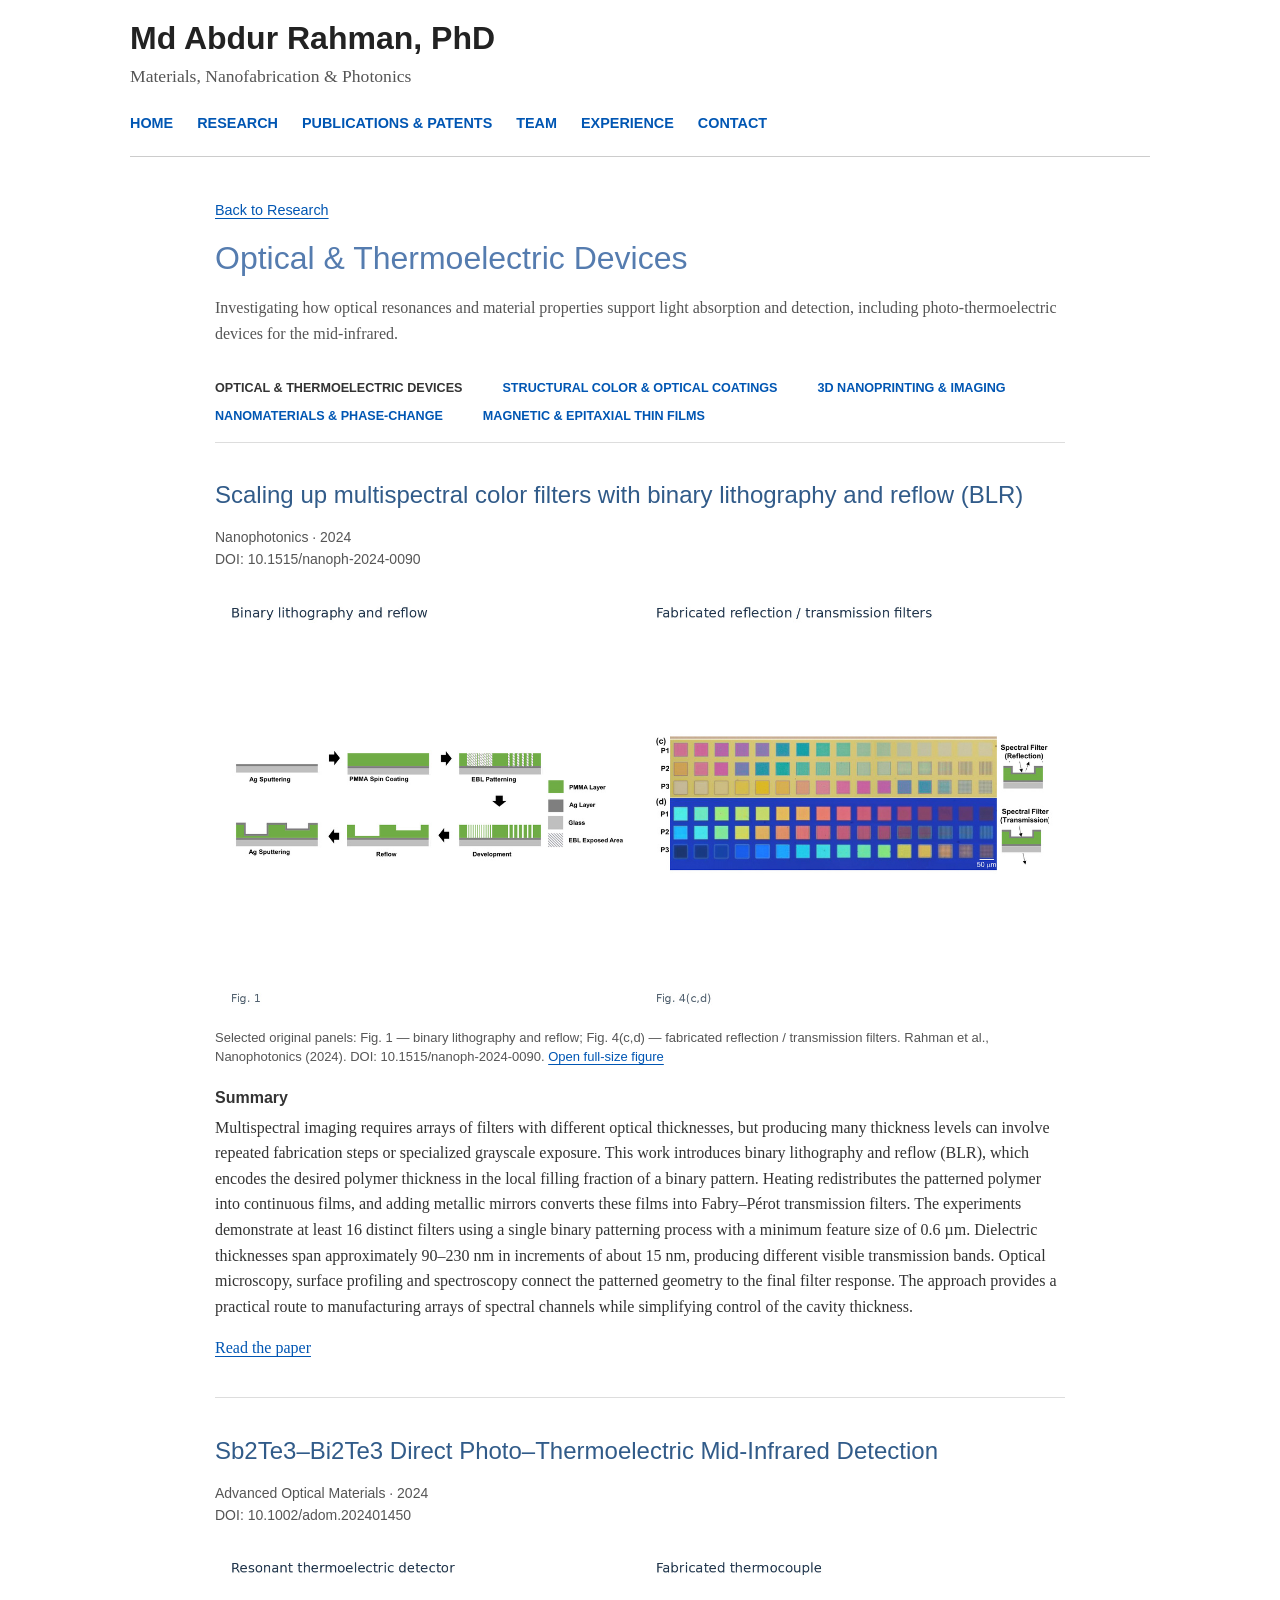
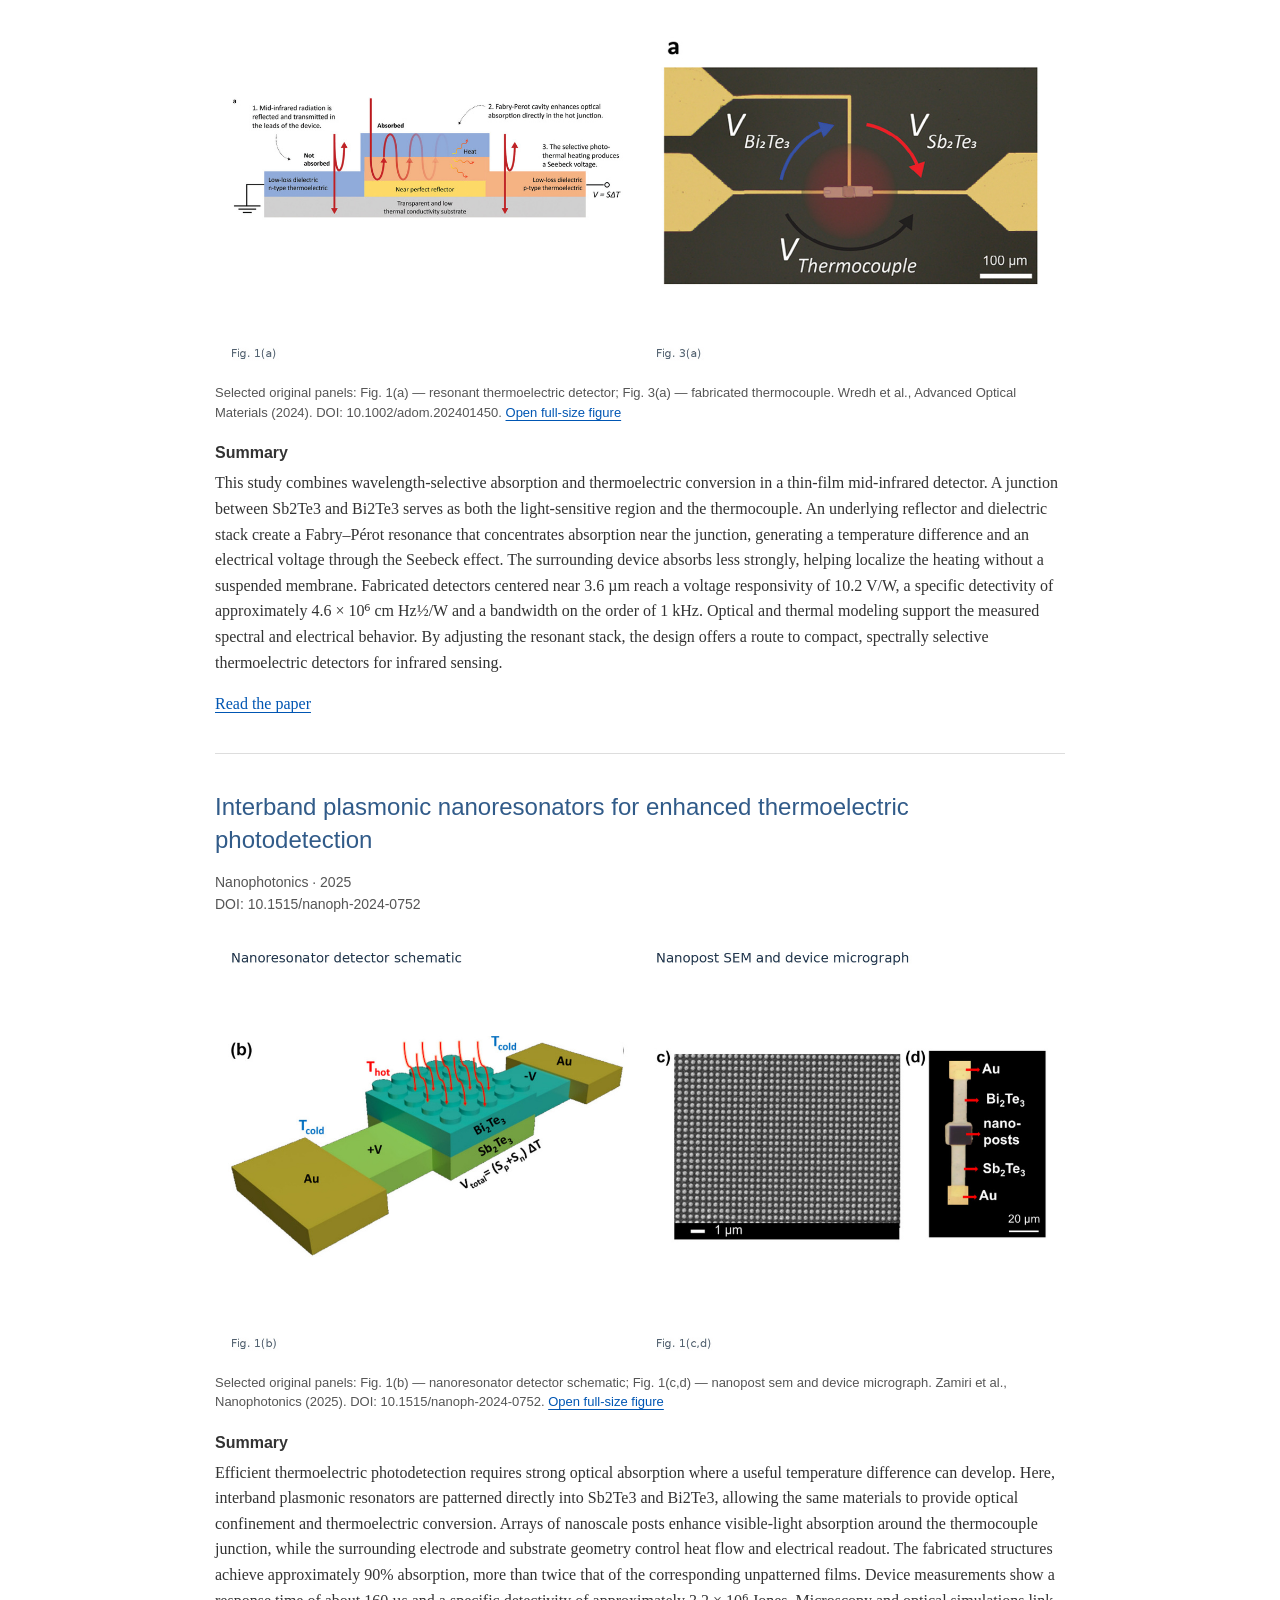
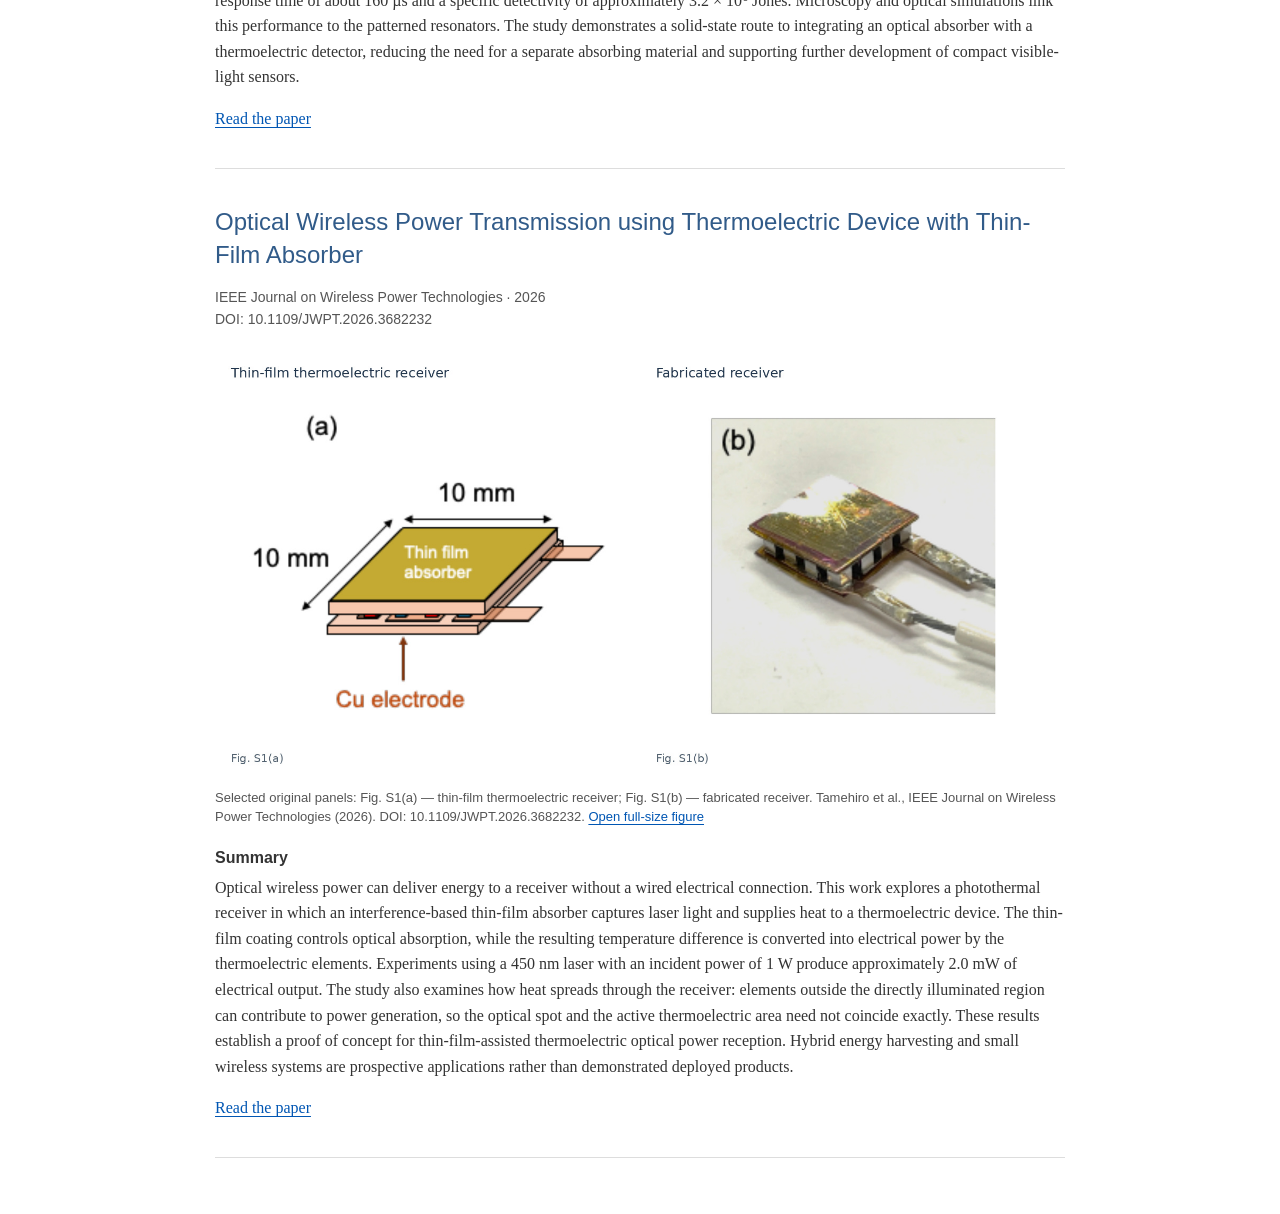
<file: tag/optical-thermoelectric-devices/index.html>
<!DOCTYPE html>
<html lang="en"><head><meta charset="UTF-8"><meta name="viewport" content="width=device-width, initial-scale=1.0">
<title>Optical &amp; Thermoelectric Devices – Md Abdur Rahman, PhD</title>
<link rel="stylesheet" href="../../assets/research/tags.css"></head>
<body><header>
        <a href="../../index.html" class="site-title">Md Abdur Rahman, PhD</a>
        <div class="tagline">Materials, Nanofabrication & Photonics</div>
        <nav>
            <a href="../../index.html">Home</a>
            <a href="../../research.html">Research</a>
            <a href="../../publications.html">Publications & Patents</a>
            <a href="../../team.html">Team</a>
            <a href="../../experience.html">Experience</a>
            <a href="../../contact.html">Contact</a>
        </nav>
    </header><main class="tag-main"><a class="back-link" href="../../research.html">Back to Research</a>
<h1 class="tag-heading">Optical & Thermoelectric Devices</h1><p class="tag-intro">Investigating how optical resonances and material properties support light absorption and detection, including photo-thermoelectric devices for the mid-infrared.</p>
<nav class="tag-links" aria-label="Research themes"><a href="../optical-thermoelectric-devices/" aria-current="page">Optical & Thermoelectric Devices</a><a href="../structural-color-optical-coatings/">Structural Color & Optical Coatings</a><a href="../3d-nanoprinting-imaging/">3D Nanoprinting & Imaging</a><a href="../nanomaterials-phase-change/">Nanomaterials & Phase-Change</a><a href="../magnetic-epitaxial-thin-films/">Magnetic & Epitaxial Thin Films</a></nav><article class="paper-entry" id="paper-1">
<h2><a href="https://doi.org/10.1515/nanoph-2024-0090" target="_blank" rel="noopener noreferrer">Scaling up multispectral color filters with binary lithography and reflow (BLR)</a></h2>
<p class="paper-meta">Nanophotonics · 2024<br>DOI: 10.1515/nanoph-2024-0090</p>
<figure><a href="../../assets/research/paper-01-combined.jpg" target="_blank" rel="noopener" aria-label="Open full-size figure for Scaling up multispectral color filters with binary lithography and reflow (BLR)"><img src="../../assets/research/paper-01-combined.jpg" alt="Binary lithography and reflow; Fabricated reflection / transmission filters" loading="lazy" width="1600" height="800"></a><figcaption>Selected original panels: Fig. 1 — binary lithography and reflow; Fig. 4(c,d) — fabricated reflection / transmission filters. Rahman et al., Nanophotonics (2024). DOI: 10.1515/nanoph-2024-0090. <a href="../../assets/research/paper-01-combined.jpg" target="_blank" rel="noopener">Open full-size figure</a></figcaption></figure><h3>Summary</h3><p class="paper-summary">Multispectral imaging requires arrays of filters with different optical thicknesses, but producing many thickness levels can involve repeated fabrication steps or specialized grayscale exposure. This work introduces binary lithography and reflow (BLR), which encodes the desired polymer thickness in the local filling fraction of a binary pattern. Heating redistributes the patterned polymer into continuous films, and adding metallic mirrors converts these films into Fabry–Pérot transmission filters. The experiments demonstrate at least 16 distinct filters using a single binary patterning process with a minimum feature size of 0.6 µm. Dielectric thicknesses span approximately 90–230 nm in increments of about 15 nm, producing different visible transmission bands. Optical microscopy, surface profiling and spectroscopy connect the patterned geometry to the final filter response. The approach provides a practical route to manufacturing arrays of spectral channels while simplifying control of the cavity thickness.</p>
<a href="https://doi.org/10.1515/nanoph-2024-0090" target="_blank" rel="noopener noreferrer">Read the paper</a></article><article class="paper-entry" id="paper-2">
<h2><a href="https://doi.org/10.1002/adom.202401450" target="_blank" rel="noopener noreferrer">Sb2Te3–Bi2Te3 Direct Photo–Thermoelectric Mid-Infrared Detection</a></h2>
<p class="paper-meta">Advanced Optical Materials · 2024<br>DOI: 10.1002/adom.202401450</p>
<figure><a href="../../assets/research/paper-02-combined.jpg" target="_blank" rel="noopener" aria-label="Open full-size figure for Sb2Te3–Bi2Te3 Direct Photo–Thermoelectric Mid-Infrared Detection"><img src="../../assets/research/paper-02-combined.jpg" alt="Resonant thermoelectric detector; Fabricated thermocouple" loading="lazy" width="1600" height="800"></a><figcaption>Selected original panels: Fig. 1(a) — resonant thermoelectric detector; Fig. 3(a) — fabricated thermocouple. Wredh et al., Advanced Optical Materials (2024). DOI: 10.1002/adom.202401450. <a href="../../assets/research/paper-02-combined.jpg" target="_blank" rel="noopener">Open full-size figure</a></figcaption></figure><h3>Summary</h3><p class="paper-summary">This study combines wavelength-selective absorption and thermoelectric conversion in a thin-film mid-infrared detector. A junction between Sb2Te3 and Bi2Te3 serves as both the light-sensitive region and the thermocouple. An underlying reflector and dielectric stack create a Fabry–Pérot resonance that concentrates absorption near the junction, generating a temperature difference and an electrical voltage through the Seebeck effect. The surrounding device absorbs less strongly, helping localize the heating without a suspended membrane. Fabricated detectors centered near 3.6 µm reach a voltage responsivity of 10.2 V/W, a specific detectivity of approximately 4.6 × 10⁶ cm Hz½/W and a bandwidth on the order of 1 kHz. Optical and thermal modeling support the measured spectral and electrical behavior. By adjusting the resonant stack, the design offers a route to compact, spectrally selective thermoelectric detectors for infrared sensing.</p>
<a href="https://doi.org/10.1002/adom.202401450" target="_blank" rel="noopener noreferrer">Read the paper</a></article><article class="paper-entry" id="paper-3">
<h2><a href="https://doi.org/10.1515/nanoph-2024-0752" target="_blank" rel="noopener noreferrer">Interband plasmonic nanoresonators for enhanced thermoelectric photodetection</a></h2>
<p class="paper-meta">Nanophotonics · 2025<br>DOI: 10.1515/nanoph-2024-0752</p>
<figure><a href="../../assets/research/paper-03-combined.jpg" target="_blank" rel="noopener" aria-label="Open full-size figure for Interband plasmonic nanoresonators for enhanced thermoelectric photodetection"><img src="../../assets/research/paper-03-combined.jpg" alt="Nanoresonator detector schematic; Nanopost SEM and device micrograph" loading="lazy" width="1600" height="800"></a><figcaption>Selected original panels: Fig. 1(b) — nanoresonator detector schematic; Fig. 1(c,d) — nanopost sem and device micrograph. Zamiri et al., Nanophotonics (2025). DOI: 10.1515/nanoph-2024-0752. <a href="../../assets/research/paper-03-combined.jpg" target="_blank" rel="noopener">Open full-size figure</a></figcaption></figure><h3>Summary</h3><p class="paper-summary">Efficient thermoelectric photodetection requires strong optical absorption where a useful temperature difference can develop. Here, interband plasmonic resonators are patterned directly into Sb2Te3 and Bi2Te3, allowing the same materials to provide optical confinement and thermoelectric conversion. Arrays of nanoscale posts enhance visible-light absorption around the thermocouple junction, while the surrounding electrode and substrate geometry control heat flow and electrical readout. The fabricated structures achieve approximately 90% absorption, more than twice that of the corresponding unpatterned films. Device measurements show a response time of about 160 µs and a specific detectivity of approximately 3.2 × 10⁶ Jones. Microscopy and optical simulations link this performance to the patterned resonators. The study demonstrates a solid-state route to integrating an optical absorber with a thermoelectric detector, reducing the need for a separate absorbing material and supporting further development of compact visible-light sensors.</p>
<a href="https://doi.org/10.1515/nanoph-2024-0752" target="_blank" rel="noopener noreferrer">Read the paper</a></article><article class="paper-entry" id="paper-4">
<h2><a href="https://doi.org/10.1109/JWPT.2026.3682232" target="_blank" rel="noopener noreferrer">Optical Wireless Power Transmission using Thermoelectric Device with Thin-Film Absorber</a></h2>
<p class="paper-meta">IEEE Journal on Wireless Power Technologies · 2026<br>DOI: 10.1109/JWPT.2026.3682232</p>
<figure><a href="../../assets/research/paper-04-combined.jpg" target="_blank" rel="noopener" aria-label="Open full-size figure for Optical Wireless Power Transmission using Thermoelectric Device with Thin-Film Absorber"><img src="../../assets/research/paper-04-combined.jpg" alt="Thin-film thermoelectric receiver; Fabricated receiver" loading="lazy" width="1600" height="800"></a><figcaption>Selected original panels: Fig. S1(a) — thin-film thermoelectric receiver; Fig. S1(b) — fabricated receiver. Tamehiro et al., IEEE Journal on Wireless Power Technologies (2026). DOI: 10.1109/JWPT.2026.3682232. <a href="../../assets/research/paper-04-combined.jpg" target="_blank" rel="noopener">Open full-size figure</a></figcaption></figure><h3>Summary</h3><p class="paper-summary">Optical wireless power can deliver energy to a receiver without a wired electrical connection. This work explores a photothermal receiver in which an interference-based thin-film absorber captures laser light and supplies heat to a thermoelectric device. The thin-film coating controls optical absorption, while the resulting temperature difference is converted into electrical power by the thermoelectric elements. Experiments using a 450 nm laser with an incident power of 1 W produce approximately 2.0 mW of electrical output. The study also examines how heat spreads through the receiver: elements outside the directly illuminated region can contribute to power generation, so the optical spot and the active thermoelectric area need not coincide exactly. These results establish a proof of concept for thin-film-assisted thermoelectric optical power reception. Hybrid energy harvesting and small wireless systems are prospective applications rather than demonstrated deployed products.</p>
<a href="https://doi.org/10.1109/JWPT.2026.3682232" target="_blank" rel="noopener noreferrer">Read the paper</a></article></main></body></html>
</file>
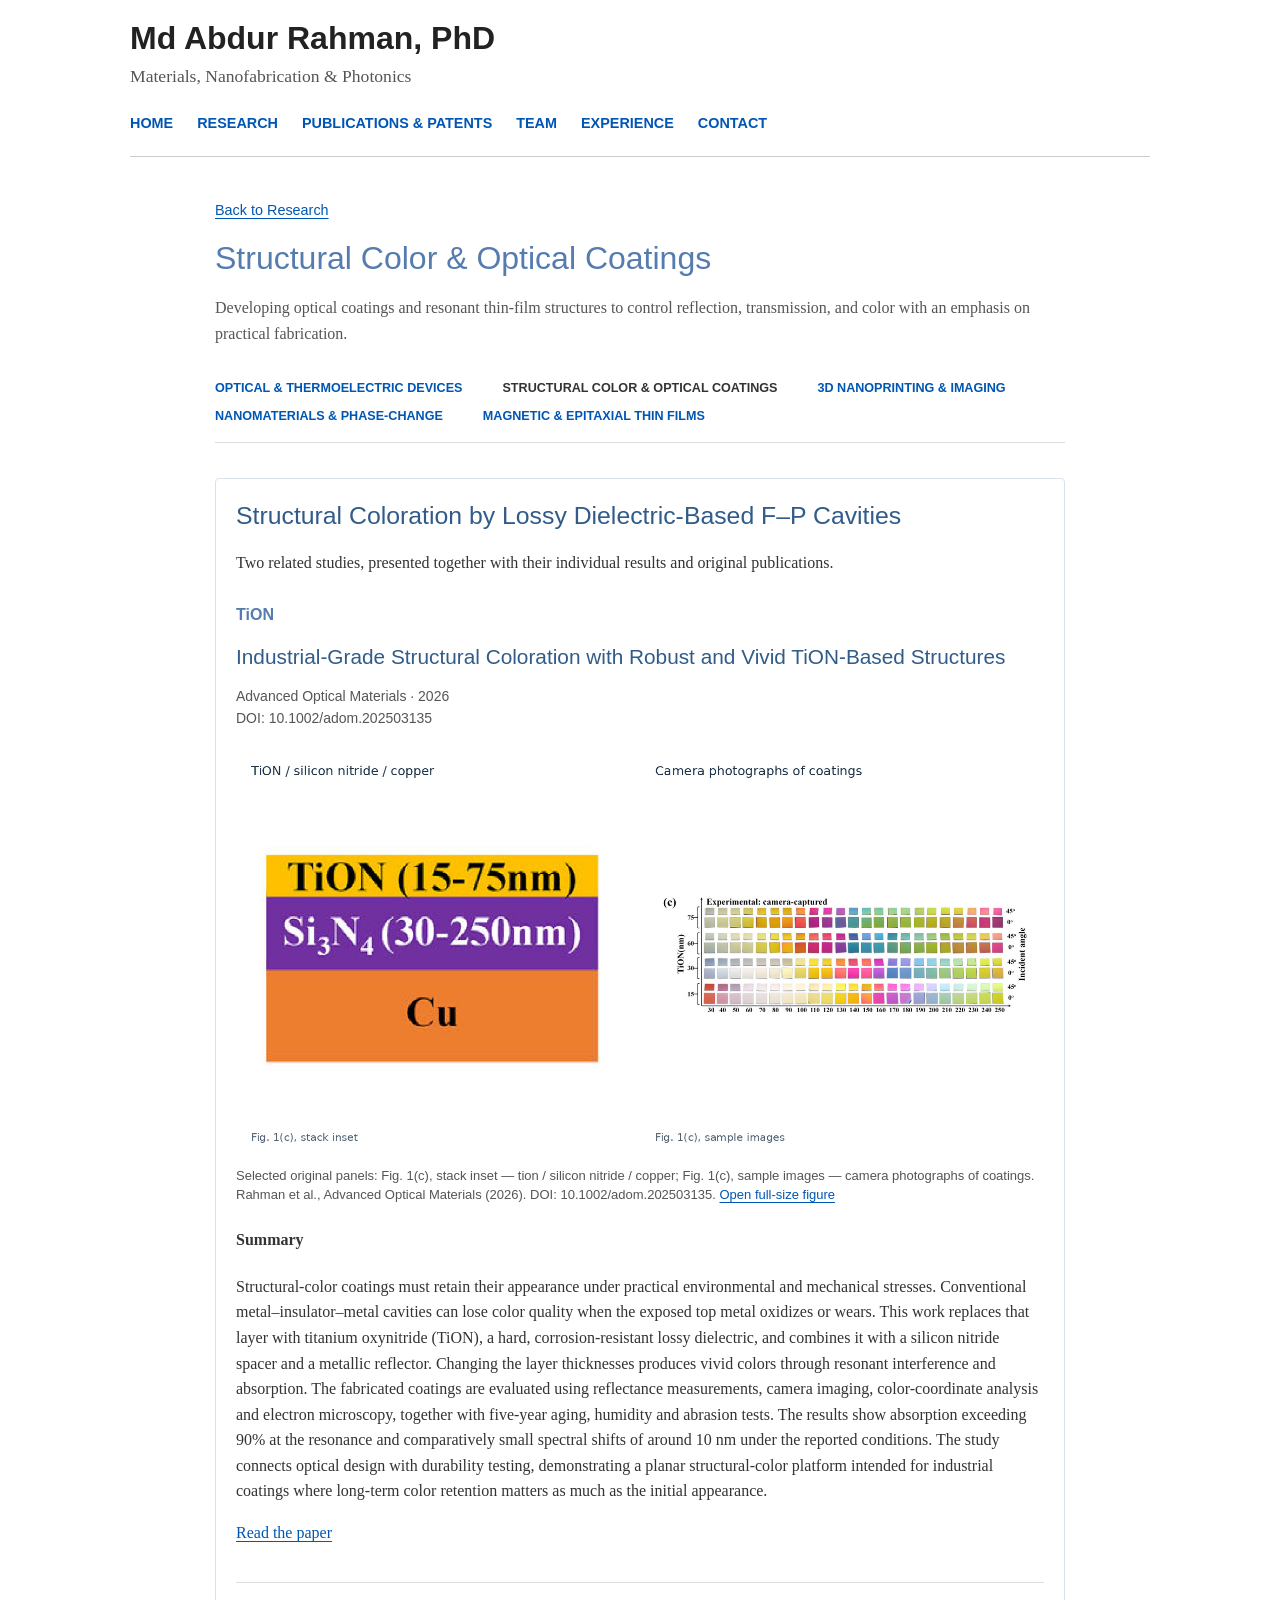
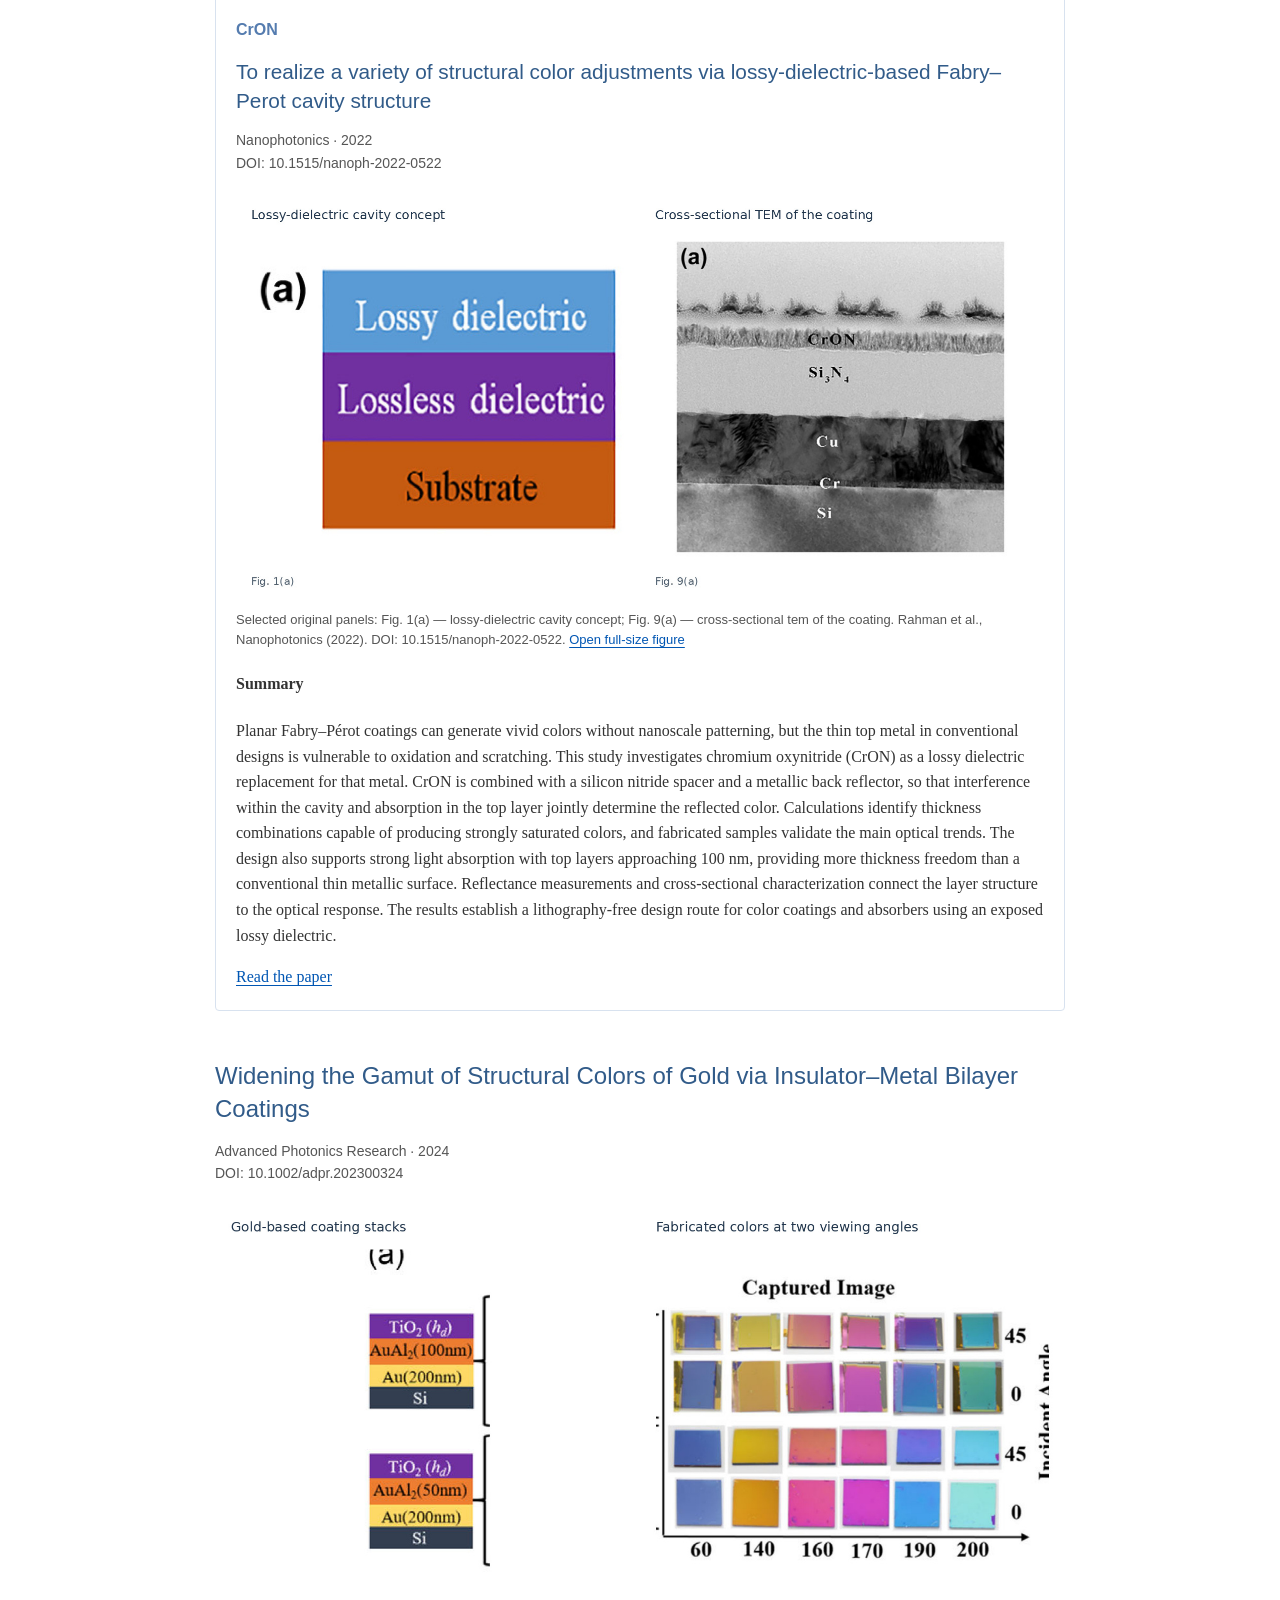
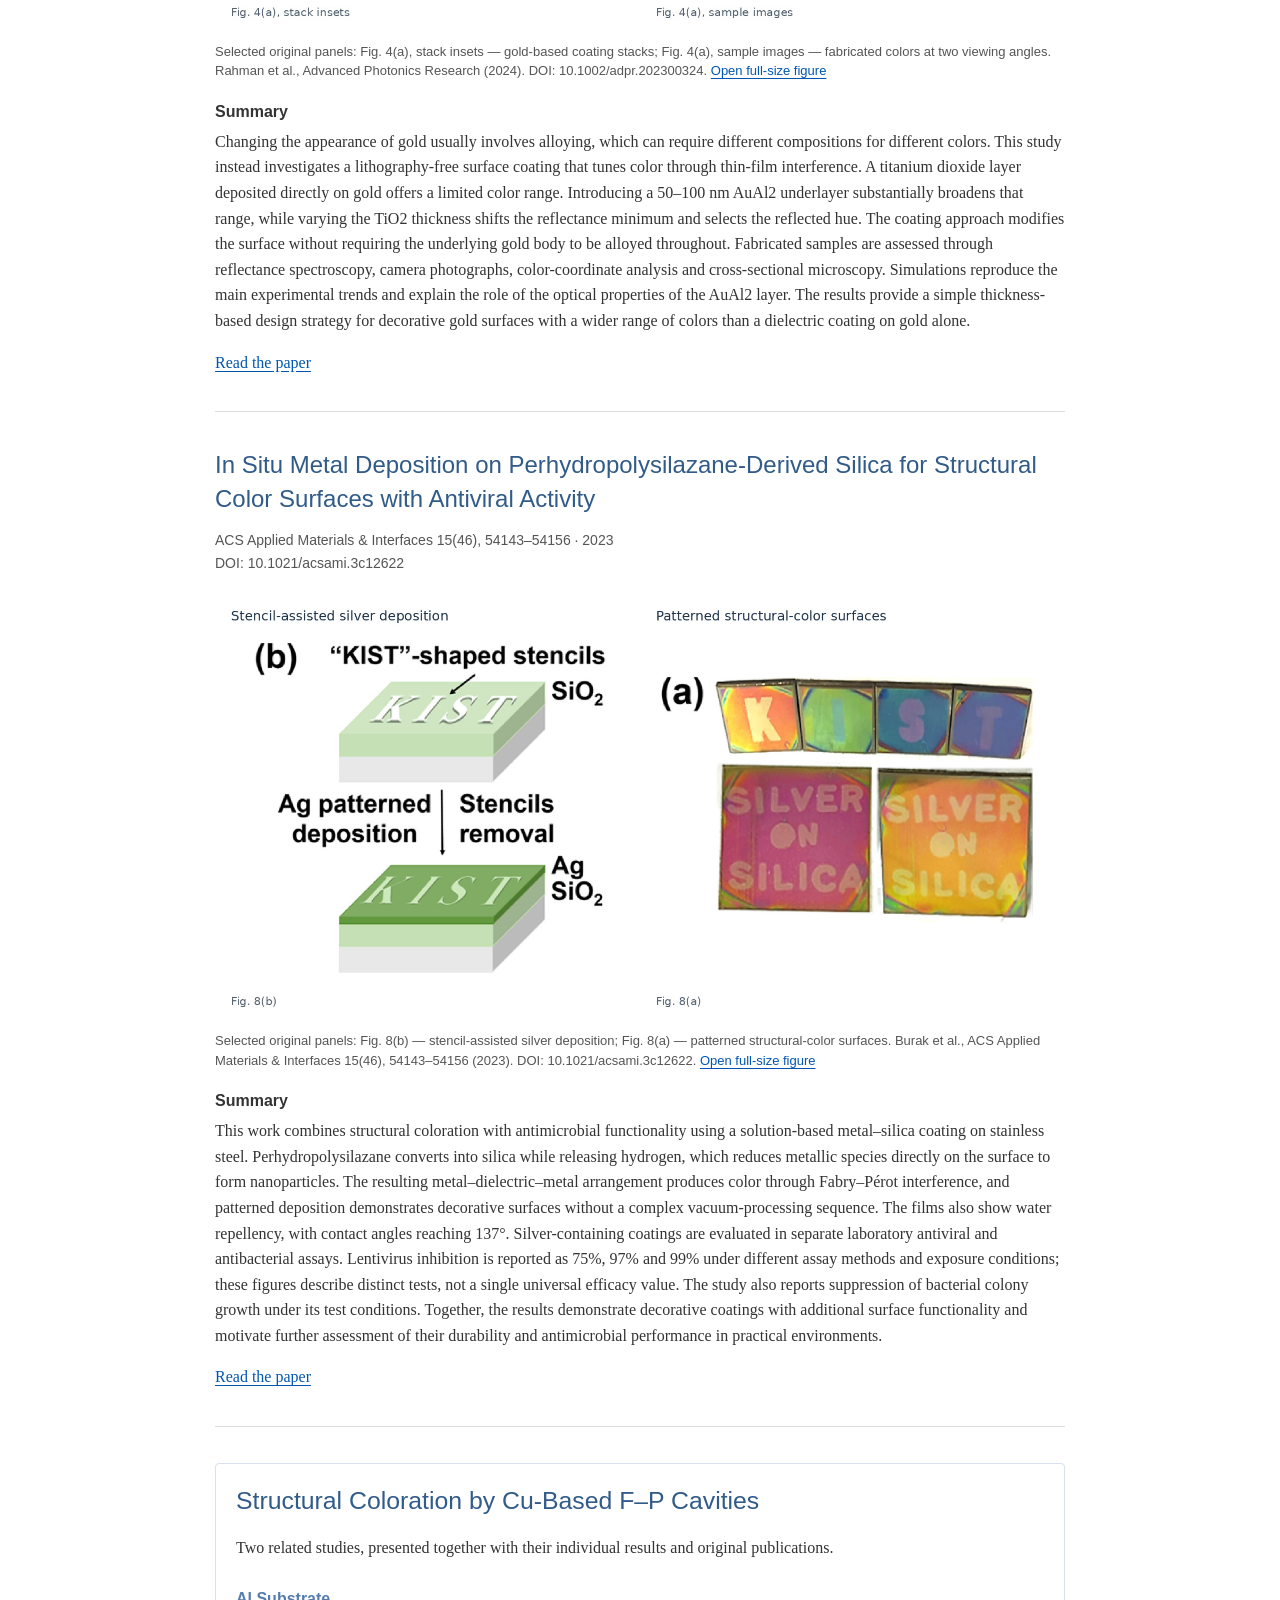
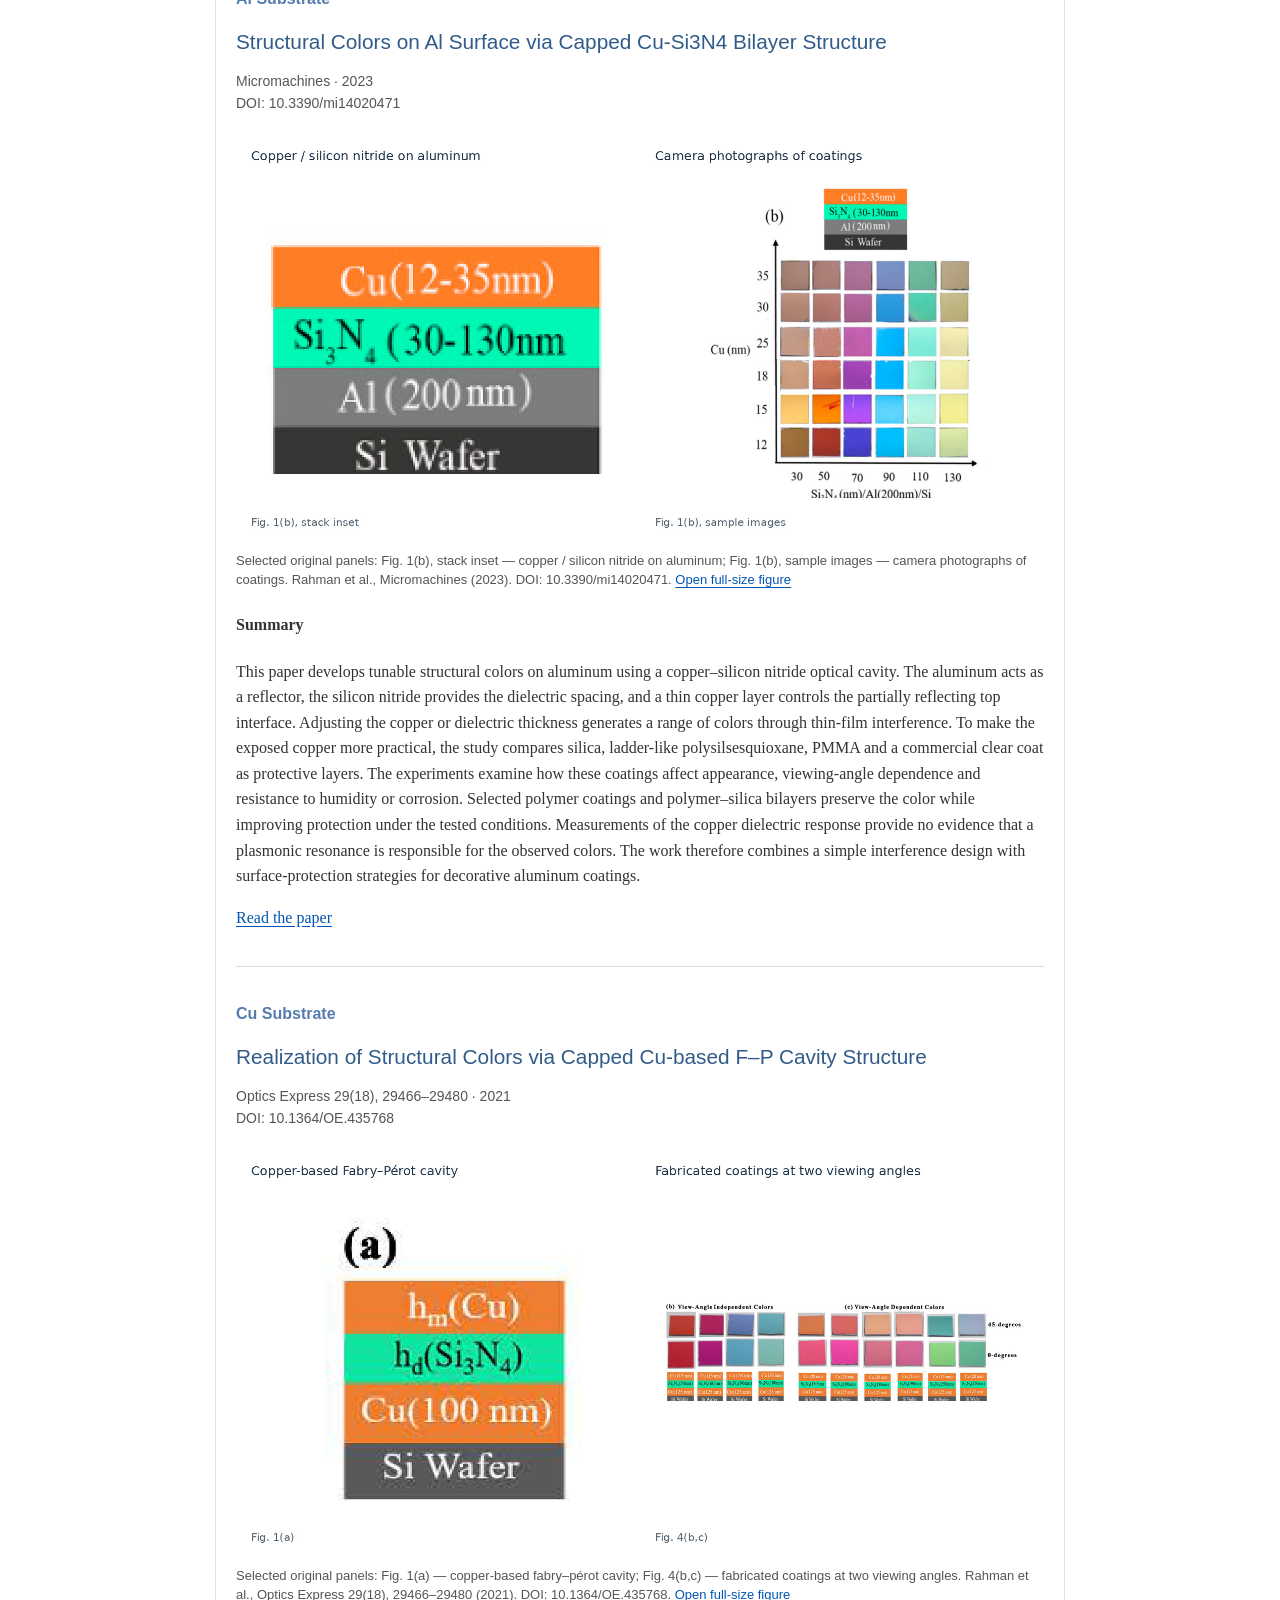
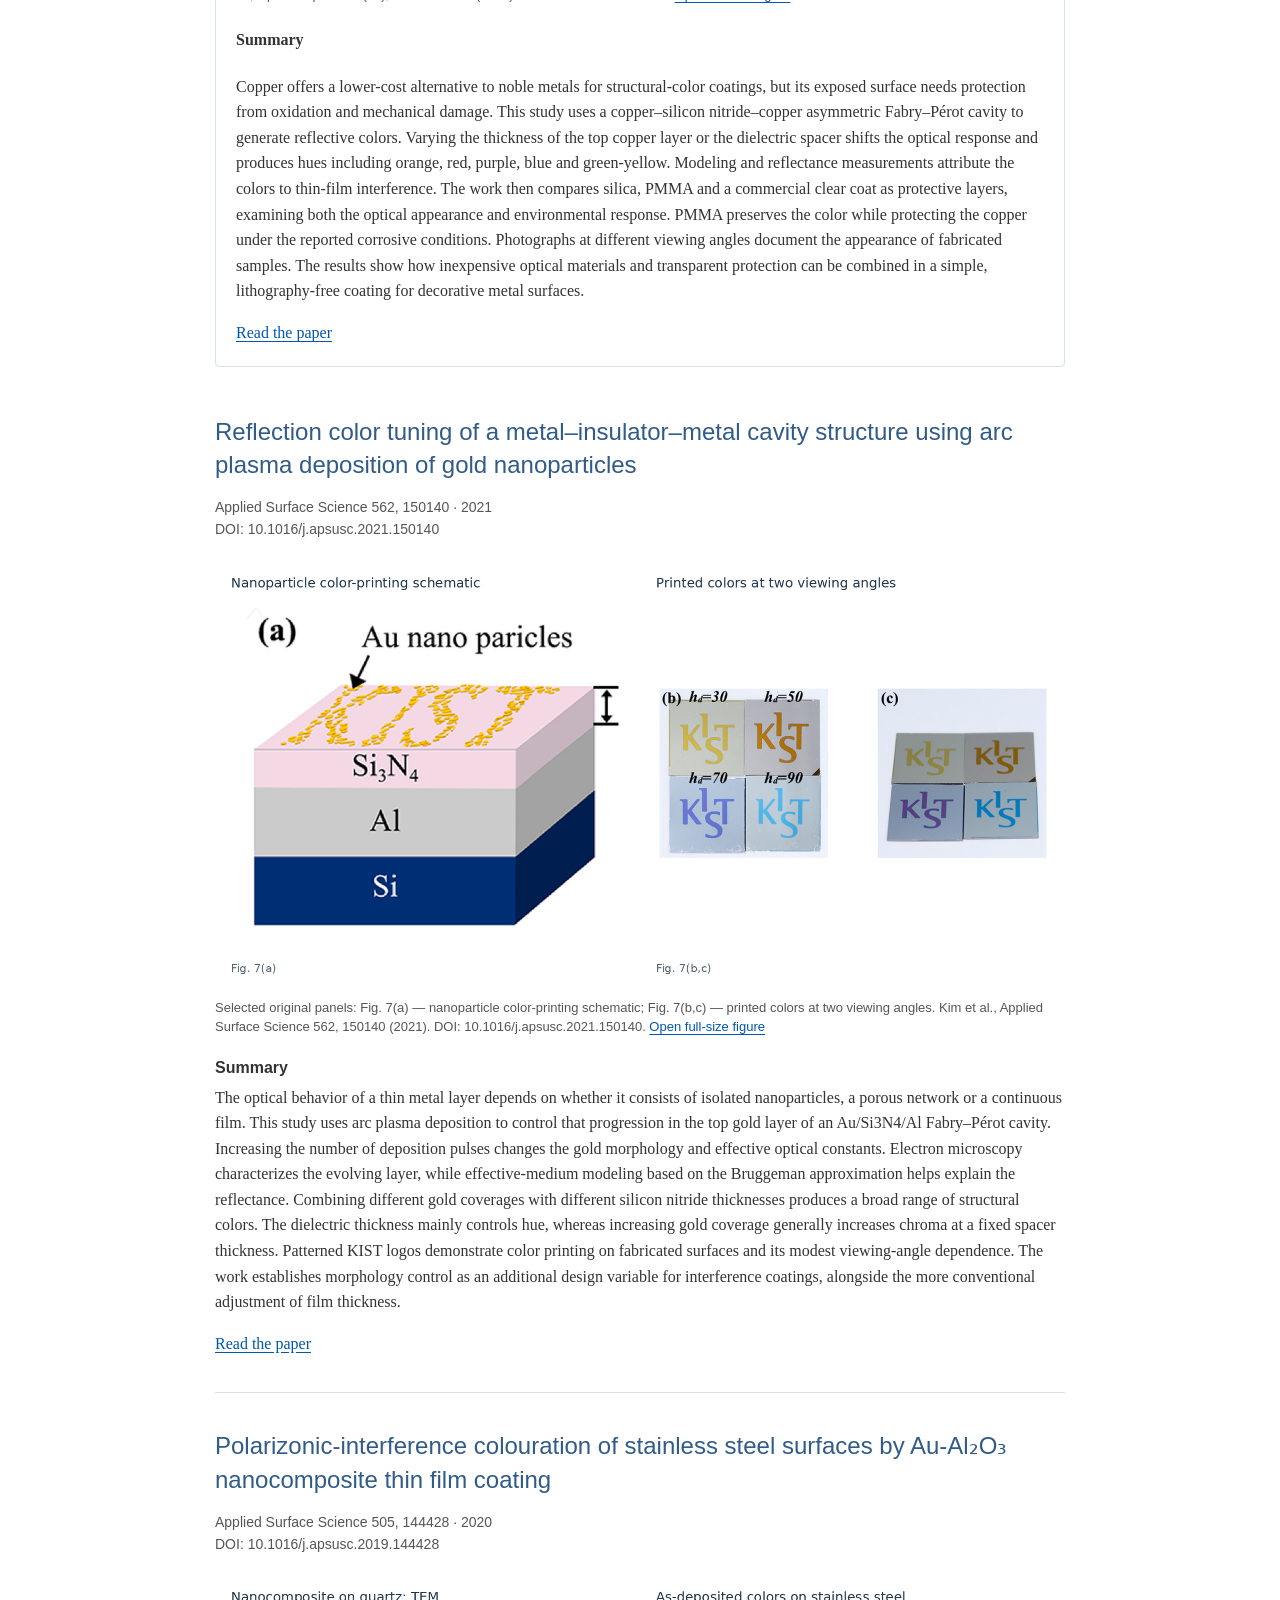
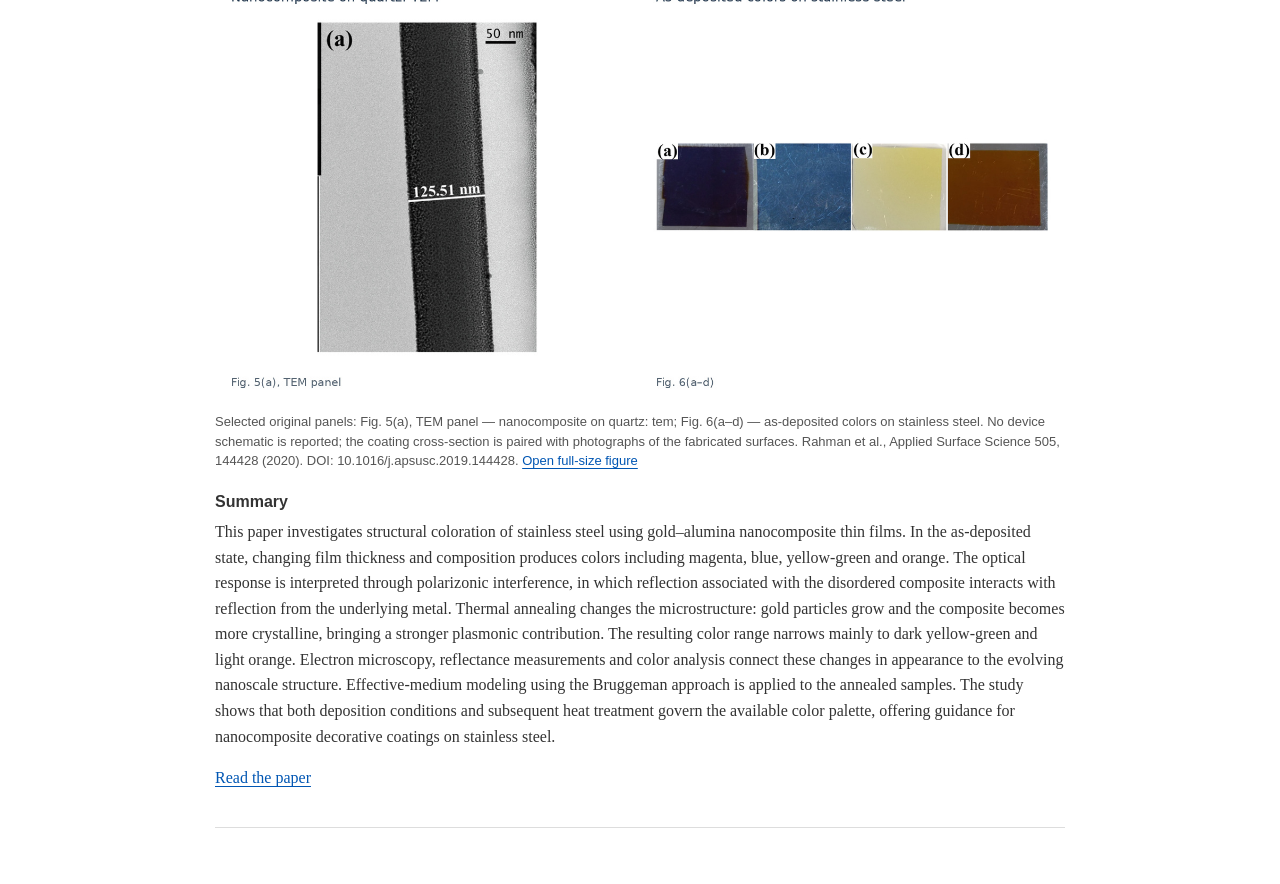
<file: tag/structural-color-optical-coatings/index.html>
<!DOCTYPE html>
<html lang="en"><head><meta charset="UTF-8"><meta name="viewport" content="width=device-width, initial-scale=1.0">
<title>Structural Color &amp; Optical Coatings – Md Abdur Rahman, PhD</title>
<link rel="stylesheet" href="../../assets/research/tags.css"></head>
<body><header>
        <a href="../../index.html" class="site-title">Md Abdur Rahman, PhD</a>
        <div class="tagline">Materials, Nanofabrication & Photonics</div>
        <nav>
            <a href="../../index.html">Home</a>
            <a href="../../research.html">Research</a>
            <a href="../../publications.html">Publications & Patents</a>
            <a href="../../team.html">Team</a>
            <a href="../../experience.html">Experience</a>
            <a href="../../contact.html">Contact</a>
        </nav>
    </header><main class="tag-main"><a class="back-link" href="../../research.html">Back to Research</a>
<h1 class="tag-heading">Structural Color & Optical Coatings</h1><p class="tag-intro">Developing optical coatings and resonant thin-film structures to control reflection, transmission, and color with an emphasis on practical fabrication.</p>
<nav class="tag-links" aria-label="Research themes"><a href="../optical-thermoelectric-devices/">Optical & Thermoelectric Devices</a><a href="../structural-color-optical-coatings/" aria-current="page">Structural Color & Optical Coatings</a><a href="../3d-nanoprinting-imaging/">3D Nanoprinting & Imaging</a><a href="../nanomaterials-phase-change/">Nanomaterials & Phase-Change</a><a href="../magnetic-epitaxial-thin-films/">Magnetic & Epitaxial Thin Films</a></nav><section class="research-work" aria-labelledby="work-5-title"><h2 class="work-title" id="work-5-title">Structural Coloration by Lossy Dielectric-Based F–P Cavities</h2><p class="work-description">Two related studies, presented together with their individual results and original publications.</p><article class="paper-entry" id="paper-5">
<p class="group-paper-type">TiON</p><h3 class="group-paper-title"><a href="https://doi.org/10.1002/adom.202503135" target="_blank" rel="noopener noreferrer">Industrial-Grade Structural Coloration with Robust and Vivid TiON-Based Structures</a></h3>
<p class="paper-meta">Advanced Optical Materials · 2026<br>DOI: 10.1002/adom.202503135</p>
<figure><a href="../../assets/research/paper-05-combined.jpg" target="_blank" rel="noopener" aria-label="Open full-size figure for Industrial-Grade Structural Coloration with Robust and Vivid TiON-Based Structures"><img src="../../assets/research/paper-05-combined.jpg" alt="TiON / silicon nitride / copper; Camera photographs of coatings" loading="lazy" width="1600" height="800"></a><figcaption>Selected original panels: Fig. 1(c), stack inset — tion / silicon nitride / copper; Fig. 1(c), sample images — camera photographs of coatings. Rahman et al., Advanced Optical Materials (2026). DOI: 10.1002/adom.202503135. <a href="../../assets/research/paper-05-combined.jpg" target="_blank" rel="noopener">Open full-size figure</a></figcaption></figure><h4>Summary</h4><p class="paper-summary">Structural-color coatings must retain their appearance under practical environmental and mechanical stresses. Conventional metal–insulator–metal cavities can lose color quality when the exposed top metal oxidizes or wears. This work replaces that layer with titanium oxynitride (TiON), a hard, corrosion-resistant lossy dielectric, and combines it with a silicon nitride spacer and a metallic reflector. Changing the layer thicknesses produces vivid colors through resonant interference and absorption. The fabricated coatings are evaluated using reflectance measurements, camera imaging, color-coordinate analysis and electron microscopy, together with five-year aging, humidity and abrasion tests. The results show absorption exceeding 90% at the resonance and comparatively small spectral shifts of around 10 nm under the reported conditions. The study connects optical design with durability testing, demonstrating a planar structural-color platform intended for industrial coatings where long-term color retention matters as much as the initial appearance.</p>
<a href="https://doi.org/10.1002/adom.202503135" target="_blank" rel="noopener noreferrer">Read the paper</a></article><article class="paper-entry" id="paper-8">
<p class="group-paper-type">CrON</p><h3 class="group-paper-title"><a href="https://doi.org/10.1515/nanoph-2022-0522" target="_blank" rel="noopener noreferrer">To realize a variety of structural color adjustments via lossy-dielectric-based Fabry–Perot cavity structure</a></h3>
<p class="paper-meta">Nanophotonics · 2022<br>DOI: 10.1515/nanoph-2022-0522</p>
<figure><a href="../../assets/research/paper-08-combined.jpg" target="_blank" rel="noopener" aria-label="Open full-size figure for To realize a variety of structural color adjustments via lossy-dielectric-based Fabry–Perot cavity structure"><img src="../../assets/research/paper-08-combined.jpg" alt="Lossy-dielectric cavity concept; Cross-sectional TEM of the coating" loading="lazy" width="1600" height="800"></a><figcaption>Selected original panels: Fig. 1(a) — lossy-dielectric cavity concept; Fig. 9(a) — cross-sectional tem of the coating. Rahman et al., Nanophotonics (2022). DOI: 10.1515/nanoph-2022-0522. <a href="../../assets/research/paper-08-combined.jpg" target="_blank" rel="noopener">Open full-size figure</a></figcaption></figure><h4>Summary</h4><p class="paper-summary">Planar Fabry–Pérot coatings can generate vivid colors without nanoscale patterning, but the thin top metal in conventional designs is vulnerable to oxidation and scratching. This study investigates chromium oxynitride (CrON) as a lossy dielectric replacement for that metal. CrON is combined with a silicon nitride spacer and a metallic back reflector, so that interference within the cavity and absorption in the top layer jointly determine the reflected color. Calculations identify thickness combinations capable of producing strongly saturated colors, and fabricated samples validate the main optical trends. The design also supports strong light absorption with top layers approaching 100 nm, providing more thickness freedom than a conventional thin metallic surface. Reflectance measurements and cross-sectional characterization connect the layer structure to the optical response. The results establish a lithography-free design route for color coatings and absorbers using an exposed lossy dielectric.</p>
<a href="https://doi.org/10.1515/nanoph-2022-0522" target="_blank" rel="noopener noreferrer">Read the paper</a></article></section><article class="paper-entry" id="paper-6">
<h2><a href="https://doi.org/10.1002/adpr.202300324" target="_blank" rel="noopener noreferrer">Widening the Gamut of Structural Colors of Gold via Insulator–Metal Bilayer Coatings</a></h2>
<p class="paper-meta">Advanced Photonics Research · 2024<br>DOI: 10.1002/adpr.202300324</p>
<figure><a href="../../assets/research/paper-06-combined.jpg" target="_blank" rel="noopener" aria-label="Open full-size figure for Widening the Gamut of Structural Colors of Gold via Insulator–Metal Bilayer Coatings"><img src="../../assets/research/paper-06-combined.jpg" alt="Gold-based coating stacks; Fabricated colors at two viewing angles" loading="lazy" width="1600" height="800"></a><figcaption>Selected original panels: Fig. 4(a), stack insets — gold-based coating stacks; Fig. 4(a), sample images — fabricated colors at two viewing angles. Rahman et al., Advanced Photonics Research (2024). DOI: 10.1002/adpr.202300324. <a href="../../assets/research/paper-06-combined.jpg" target="_blank" rel="noopener">Open full-size figure</a></figcaption></figure><h3>Summary</h3><p class="paper-summary">Changing the appearance of gold usually involves alloying, which can require different compositions for different colors. This study instead investigates a lithography-free surface coating that tunes color through thin-film interference. A titanium dioxide layer deposited directly on gold offers a limited color range. Introducing a 50–100 nm AuAl2 underlayer substantially broadens that range, while varying the TiO2 thickness shifts the reflectance minimum and selects the reflected hue. The coating approach modifies the surface without requiring the underlying gold body to be alloyed throughout. Fabricated samples are assessed through reflectance spectroscopy, camera photographs, color-coordinate analysis and cross-sectional microscopy. Simulations reproduce the main experimental trends and explain the role of the optical properties of the AuAl2 layer. The results provide a simple thickness-based design strategy for decorative gold surfaces with a wider range of colors than a dielectric coating on gold alone.</p>
<a href="https://doi.org/10.1002/adpr.202300324" target="_blank" rel="noopener noreferrer">Read the paper</a></article><article class="paper-entry" id="paper-19">
<h2><a href="https://doi.org/10.1021/acsami.3c12622" target="_blank" rel="noopener noreferrer">In Situ Metal Deposition on Perhydropolysilazane-Derived Silica for Structural Color Surfaces with Antiviral Activity</a></h2>
<p class="paper-meta">ACS Applied Materials &amp; Interfaces 15(46), 54143–54156 · 2023<br>DOI: 10.1021/acsami.3c12622</p>
<figure><a href="../../assets/research/paper-09-combined.jpg" target="_blank" rel="noopener" aria-label="Open full-size figure for In Situ Metal Deposition on Perhydropolysilazane-Derived Silica for Structural Color Surfaces with Antiviral Activity"><img src="../../assets/research/paper-09-combined.jpg" alt="Stencil-assisted silver deposition; Patterned structural-color surfaces" loading="lazy" width="1600" height="800"></a><figcaption>Selected original panels: Fig. 8(b) — stencil-assisted silver deposition; Fig. 8(a) — patterned structural-color surfaces. Burak et al., ACS Applied Materials &amp; Interfaces 15(46), 54143–54156 (2023). DOI: 10.1021/acsami.3c12622. <a href="../../assets/research/paper-09-combined.jpg" target="_blank" rel="noopener">Open full-size figure</a></figcaption></figure><h3>Summary</h3><p class="paper-summary">This work combines structural coloration with antimicrobial functionality using a solution-based metal–silica coating on stainless steel. Perhydropolysilazane converts into silica while releasing hydrogen, which reduces metallic species directly on the surface to form nanoparticles. The resulting metal–dielectric–metal arrangement produces color through Fabry–Pérot interference, and patterned deposition demonstrates decorative surfaces without a complex vacuum-processing sequence. The films also show water repellency, with contact angles reaching 137°. Silver-containing coatings are evaluated in separate laboratory antiviral and antibacterial assays. Lentivirus inhibition is reported as 75%, 97% and 99% under different assay methods and exposure conditions; these figures describe distinct tests, not a single universal efficacy value. The study also reports suppression of bacterial colony growth under its test conditions. Together, the results demonstrate decorative coatings with additional surface functionality and motivate further assessment of their durability and antimicrobial performance in practical environments.</p>
<a href="https://doi.org/10.1021/acsami.3c12622" target="_blank" rel="noopener noreferrer">Read the paper</a></article><section class="research-work" aria-labelledby="work-7-title"><h2 class="work-title" id="work-7-title">Structural Coloration by Cu-Based F–P Cavities</h2><p class="work-description">Two related studies, presented together with their individual results and original publications.</p><article class="paper-entry" id="paper-7">
<p class="group-paper-type">Al Substrate</p><h3 class="group-paper-title"><a href="https://doi.org/10.3390/mi14020471" target="_blank" rel="noopener noreferrer">Structural Colors on Al Surface via Capped Cu-Si3N4 Bilayer Structure</a></h3>
<p class="paper-meta">Micromachines · 2023<br>DOI: 10.3390/mi14020471</p>
<figure><a href="../../assets/research/paper-07-combined.jpg" target="_blank" rel="noopener" aria-label="Open full-size figure for Structural Colors on Al Surface via Capped Cu-Si3N4 Bilayer Structure"><img src="../../assets/research/paper-07-combined.jpg" alt="Copper / silicon nitride on aluminum; Camera photographs of coatings" loading="lazy" width="1600" height="800"></a><figcaption>Selected original panels: Fig. 1(b), stack inset — copper / silicon nitride on aluminum; Fig. 1(b), sample images — camera photographs of coatings. Rahman et al., Micromachines (2023). DOI: 10.3390/mi14020471. <a href="../../assets/research/paper-07-combined.jpg" target="_blank" rel="noopener">Open full-size figure</a></figcaption></figure><h4>Summary</h4><p class="paper-summary">This paper develops tunable structural colors on aluminum using a copper–silicon nitride optical cavity. The aluminum acts as a reflector, the silicon nitride provides the dielectric spacing, and a thin copper layer controls the partially reflecting top interface. Adjusting the copper or dielectric thickness generates a range of colors through thin-film interference. To make the exposed copper more practical, the study compares silica, ladder-like polysilsesquioxane, PMMA and a commercial clear coat as protective layers. The experiments examine how these coatings affect appearance, viewing-angle dependence and resistance to humidity or corrosion. Selected polymer coatings and polymer–silica bilayers preserve the color while improving protection under the tested conditions. Measurements of the copper dielectric response provide no evidence that a plasmonic resonance is responsible for the observed colors. The work therefore combines a simple interference design with surface-protection strategies for decorative aluminum coatings.</p>
<a href="https://doi.org/10.3390/mi14020471" target="_blank" rel="noopener noreferrer">Read the paper</a></article><article class="paper-entry" id="paper-20">
<p class="group-paper-type">Cu Substrate</p><h3 class="group-paper-title"><a href="https://doi.org/10.1364/OE.435768" target="_blank" rel="noopener noreferrer">Realization of Structural Colors via Capped Cu-based F–P Cavity Structure</a></h3>
<p class="paper-meta">Optics Express 29(18), 29466–29480 · 2021<br>DOI: 10.1364/OE.435768</p>
<figure><a href="../../assets/research/paper-10-combined.jpg" target="_blank" rel="noopener" aria-label="Open full-size figure for Realization of Structural Colors via Capped Cu-based F–P Cavity Structure"><img src="../../assets/research/paper-10-combined.jpg" alt="Copper-based Fabry–Pérot cavity; Fabricated coatings at two viewing angles" loading="lazy" width="1600" height="800"></a><figcaption>Selected original panels: Fig. 1(a) — copper-based fabry–pérot cavity; Fig. 4(b,c) — fabricated coatings at two viewing angles. Rahman et al., Optics Express 29(18), 29466–29480 (2021). DOI: 10.1364/OE.435768. <a href="../../assets/research/paper-10-combined.jpg" target="_blank" rel="noopener">Open full-size figure</a></figcaption></figure><h4>Summary</h4><p class="paper-summary">Copper offers a lower-cost alternative to noble metals for structural-color coatings, but its exposed surface needs protection from oxidation and mechanical damage. This study uses a copper–silicon nitride–copper asymmetric Fabry–Pérot cavity to generate reflective colors. Varying the thickness of the top copper layer or the dielectric spacer shifts the optical response and produces hues including orange, red, purple, blue and green-yellow. Modeling and reflectance measurements attribute the colors to thin-film interference. The work then compares silica, PMMA and a commercial clear coat as protective layers, examining both the optical appearance and environmental response. PMMA preserves the color while protecting the copper under the reported corrosive conditions. Photographs at different viewing angles document the appearance of fabricated samples. The results show how inexpensive optical materials and transparent protection can be combined in a simple, lithography-free coating for decorative metal surfaces.</p>
<a href="https://doi.org/10.1364/OE.435768" target="_blank" rel="noopener noreferrer">Read the paper</a></article></section><article class="paper-entry" id="paper-21">
<h2><a href="https://doi.org/10.1016/j.apsusc.2021.150140" target="_blank" rel="noopener noreferrer">Reflection color tuning of a metal–insulator–metal cavity structure using arc plasma deposition of gold nanoparticles</a></h2>
<p class="paper-meta">Applied Surface Science 562, 150140 · 2021<br>DOI: 10.1016/j.apsusc.2021.150140</p>
<figure><a href="../../assets/research/paper-11-combined.jpg" target="_blank" rel="noopener" aria-label="Open full-size figure for Reflection color tuning of a metal–insulator–metal cavity structure using arc plasma deposition of gold nanoparticles"><img src="../../assets/research/paper-11-combined.jpg" alt="Nanoparticle color-printing schematic; Printed colors at two viewing angles" loading="lazy" width="1600" height="800"></a><figcaption>Selected original panels: Fig. 7(a) — nanoparticle color-printing schematic; Fig. 7(b,c) — printed colors at two viewing angles. Kim et al., Applied Surface Science 562, 150140 (2021). DOI: 10.1016/j.apsusc.2021.150140. <a href="../../assets/research/paper-11-combined.jpg" target="_blank" rel="noopener">Open full-size figure</a></figcaption></figure><h3>Summary</h3><p class="paper-summary">The optical behavior of a thin metal layer depends on whether it consists of isolated nanoparticles, a porous network or a continuous film. This study uses arc plasma deposition to control that progression in the top gold layer of an Au/Si3N4/Al Fabry–Pérot cavity. Increasing the number of deposition pulses changes the gold morphology and effective optical constants. Electron microscopy characterizes the evolving layer, while effective-medium modeling based on the Bruggeman approximation helps explain the reflectance. Combining different gold coverages with different silicon nitride thicknesses produces a broad range of structural colors. The dielectric thickness mainly controls hue, whereas increasing gold coverage generally increases chroma at a fixed spacer thickness. Patterned KIST logos demonstrate color printing on fabricated surfaces and its modest viewing-angle dependence. The work establishes morphology control as an additional design variable for interference coatings, alongside the more conventional adjustment of film thickness.</p>
<a href="https://doi.org/10.1016/j.apsusc.2021.150140" target="_blank" rel="noopener noreferrer">Read the paper</a></article><article class="paper-entry" id="paper-22">
<h2><a href="https://doi.org/10.1016/j.apsusc.2019.144428" target="_blank" rel="noopener noreferrer">Polarizonic-interference colouration of stainless steel surfaces by Au-Al₂O₃ nanocomposite thin film coating</a></h2>
<p class="paper-meta">Applied Surface Science 505, 144428 · 2020<br>DOI: 10.1016/j.apsusc.2019.144428</p>
<figure><a href="../../assets/research/paper-12-combined.jpg" target="_blank" rel="noopener" aria-label="Open full-size figure for Polarizonic-interference colouration of stainless steel surfaces by Au-Al₂O₃ nanocomposite thin film coating"><img src="../../assets/research/paper-12-combined.jpg" alt="Nanocomposite on quartz: TEM; As-deposited colors on stainless steel" loading="lazy" width="1600" height="800"></a><figcaption>Selected original panels: Fig. 5(a), TEM panel — nanocomposite on quartz: tem; Fig. 6(a–d) — as-deposited colors on stainless steel. No device schematic is reported; the coating cross-section is paired with photographs of the fabricated surfaces. Rahman et al., Applied Surface Science 505, 144428 (2020). DOI: 10.1016/j.apsusc.2019.144428. <a href="../../assets/research/paper-12-combined.jpg" target="_blank" rel="noopener">Open full-size figure</a></figcaption></figure><h3>Summary</h3><p class="paper-summary">This paper investigates structural coloration of stainless steel using gold–alumina nanocomposite thin films. In the as-deposited state, changing film thickness and composition produces colors including magenta, blue, yellow-green and orange. The optical response is interpreted through polarizonic interference, in which reflection associated with the disordered composite interacts with reflection from the underlying metal. Thermal annealing changes the microstructure: gold particles grow and the composite becomes more crystalline, bringing a stronger plasmonic contribution. The resulting color range narrows mainly to dark yellow-green and light orange. Electron microscopy, reflectance measurements and color analysis connect these changes in appearance to the evolving nanoscale structure. Effective-medium modeling using the Bruggeman approach is applied to the annealed samples. The study shows that both deposition conditions and subsequent heat treatment govern the available color palette, offering guidance for nanocomposite decorative coatings on stainless steel.</p>
<a href="https://doi.org/10.1016/j.apsusc.2019.144428" target="_blank" rel="noopener noreferrer">Read the paper</a></article></main></body></html>
</file>
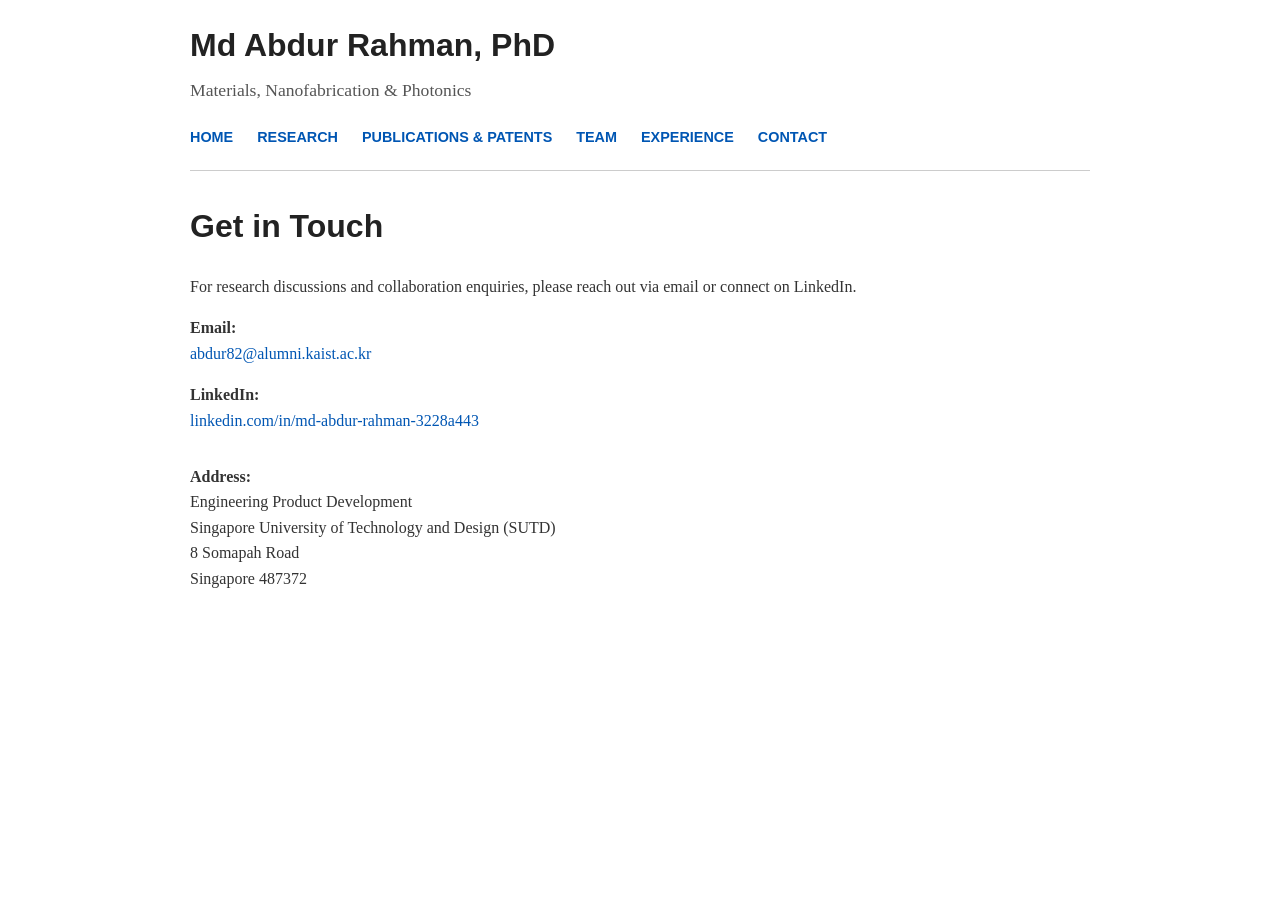
<file: contact.html>
<!DOCTYPE html>
<html lang="en">
<head>
    <meta charset="UTF-8">
    <meta name="viewport" content="width=device-width, initial-scale=1.0">
    <title>Md Abdur Rahman, PhD - Contact</title>
    <style>
        body { font-family: 'Georgia', serif; line-height: 1.6; color: #333; max-width: 900px; margin: 0 auto; padding: 20px 40px; background-color: #ffffff; }
        header { border-bottom: 1px solid #ccc; padding-bottom: 20px; margin-bottom: 30px; }
        .site-title { font-family: 'Helvetica Neue', Arial, sans-serif; font-size: 2em; font-weight: bold; color: #222; text-decoration: none; }
        .tagline { font-size: 1.1em; color: #555; margin-top: 5px; }
        nav { margin-top: 20px; }
        nav a { font-family: 'Helvetica Neue', Arial, sans-serif; margin-right: 20px; text-decoration: none; color: #0056b3; font-weight: bold; font-size: 0.9em; text-transform: uppercase; }
        nav a:hover { text-decoration: underline; }
        h1 { font-family: 'Helvetica Neue', Arial, sans-serif; color: #222; }
        .content-section { margin-bottom: 40px; }
        p { margin-bottom: 15px; }
    </style>
</head>
<body>

    <header>
        <a href="index.html" class="site-title">Md Abdur Rahman, PhD</a>
        <div class="tagline">Materials, Nanofabrication & Photonics</div>
        <nav>
            <a href="index.html">Home</a>
            <a href="research.html">Research</a>
            <a href="publications.html">Publications & Patents</a>
            <a href="team.html">Team</a>
            <a href="experience.html">Experience</a>
            <a href="contact.html">Contact</a>
        </nav>
    </header>

    <main>
        <h1>Get in Touch</h1>
        <section class="content-section">
            <p>For research discussions and collaboration enquiries, please reach out via email or connect on LinkedIn.</p>
            
            <p><strong>Email:</strong> <br>
            <a href="mailto:abdur82@alumni.kaist.ac.kr" style="color: #0056b3; text-decoration: none;">abdur82@alumni.kaist.ac.kr</a></p>

            <p><strong>LinkedIn:</strong> <br>
            <a href="https://linkedin.com/in/md-abdur-rahman-3228a443" target="_blank" style="color: #0056b3; text-decoration: none;">linkedin.com/in/md-abdur-rahman-3228a443</a></p>

            <p style="margin-top: 30px;"><strong>Address:</strong><br>
            Engineering Product Development<br>
            Singapore University of Technology and Design (SUTD)<br>
            8 Somapah Road<br>
            Singapore 487372</p>
        </section>
    </main>

</body>
</html>
</file>
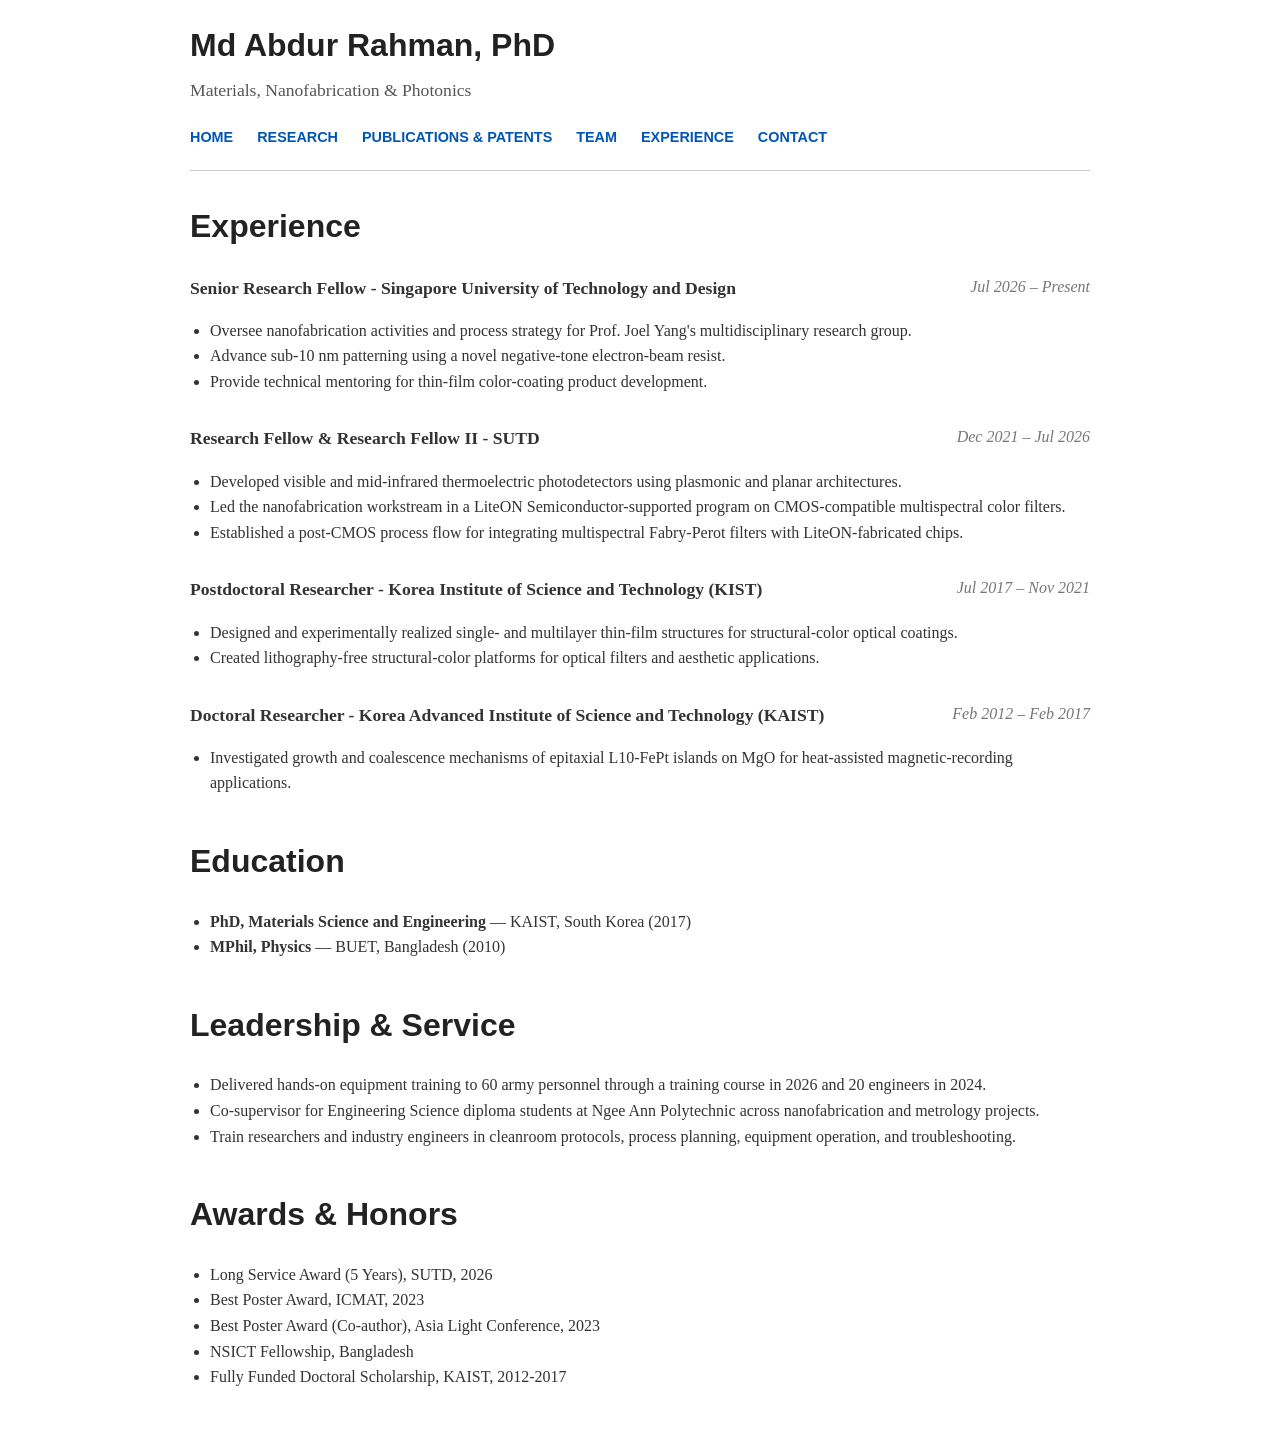
<file: experience.html>
<!DOCTYPE html>
<html lang="en">
<head>
    <meta charset="UTF-8">
    <meta name="viewport" content="width=device-width, initial-scale=1.0">
    <title>Md Abdur Rahman, PhD - Experience</title>
    <style>
        body { font-family: 'Georgia', serif; line-height: 1.6; color: #333; max-width: 900px; margin: 0 auto; padding: 20px 40px; background-color: #ffffff; }
        header { border-bottom: 1px solid #ccc; padding-bottom: 20px; margin-bottom: 30px; }
        .site-title { font-family: 'Helvetica Neue', Arial, sans-serif; font-size: 2em; font-weight: bold; color: #222; text-decoration: none; }
        .tagline { font-size: 1.1em; color: #555; margin-top: 5px; }
        nav { margin-top: 20px; }
        nav a { font-family: 'Helvetica Neue', Arial, sans-serif; margin-right: 20px; text-decoration: none; color: #0056b3; font-weight: bold; font-size: 0.9em; text-transform: uppercase; }
        nav a:hover { text-decoration: underline; }
        h1, h2, h3 { font-family: 'Helvetica Neue', Arial, sans-serif; color: #222; }
        .content-section { margin-bottom: 40px; }
        .job-title { font-weight: bold; font-size: 1.1em; color: #333; }
        .date { float: right; color: #777; font-style: italic; }
        ul { padding-left: 20px; }
    </style>
</head>
<body>

    <header>
        <a href="index.html" class="site-title">Md Abdur Rahman, PhD</a>
        <div class="tagline">Materials, Nanofabrication & Photonics</div>
        <nav>
            <a href="index.html">Home</a>
            <a href="research.html">Research</a>
            <a href="publications.html">Publications & Patents</a>
            <a href="team.html">Team</a>
            <a href="experience.html">Experience</a>
            <a href="contact.html">Contact</a>
        </nav>
    </header>

    <main>
        <h1>Experience</h1>
        
        <section class="content-section">
            <div>
                <span class="job-title">Senior Research Fellow - Singapore University of Technology and Design</span>
                <span class="date">Jul 2026 – Present</span>
            </div>
            <ul>
                <li>Oversee nanofabrication activities and process strategy for Prof. Joel Yang's multidisciplinary research group.</li>
                <li>Advance sub-10 nm patterning using a novel negative-tone electron-beam resist.</li>
                <li>Provide technical mentoring for thin-film color-coating product development.</li>
            </ul>

            <div style="margin-top: 30px;">
                <span class="job-title">Research Fellow & Research Fellow II - SUTD</span>
                <span class="date">Dec 2021 – Jul 2026</span>
            </div>
            <ul>
                <li>Developed visible and mid-infrared thermoelectric photodetectors using plasmonic and planar architectures.</li>
                <li>Led the nanofabrication workstream in a LiteON Semiconductor-supported program on CMOS-compatible multispectral color filters.</li>
                <li>Established a post-CMOS process flow for integrating multispectral Fabry-Perot filters with LiteON-fabricated chips.</li>
            </ul>

            <div style="margin-top: 30px;">
                <span class="job-title">Postdoctoral Researcher - Korea Institute of Science and Technology (KIST)</span>
                <span class="date">Jul 2017 – Nov 2021</span>
            </div>
            <ul>
                <li>Designed and experimentally realized single- and multilayer thin-film structures for structural-color optical coatings.</li>
                <li>Created lithography-free structural-color platforms for optical filters and aesthetic applications.</li>
            </ul>

            <div style="margin-top: 30px;">
                <span class="job-title">Doctoral Researcher - Korea Advanced Institute of Science and Technology (KAIST)</span>
                <span class="date">Feb 2012 – Feb 2017</span>
            </div>
            <ul>
                <li>Investigated growth and coalescence mechanisms of epitaxial L10-FePt islands on MgO for heat-assisted magnetic-recording applications.</li>
            </ul>
        </section>

        <h1>Education</h1>
        <section class="content-section">
            <ul>
                <li><strong>PhD, Materials Science and Engineering</strong> — KAIST, South Korea (2017)</li>
                <li><strong>MPhil, Physics</strong> — BUET, Bangladesh (2010)</li>
            </ul>
        </section>

        <h1>Leadership & Service</h1>
        <section class="content-section">
            <ul>
                <li>Delivered hands-on equipment training to 60 army personnel through a training course in 2026 and 20 engineers in 2024.</li>
                <li>Co-supervisor for Engineering Science diploma students at Ngee Ann Polytechnic across nanofabrication and metrology projects.</li>
                <li>Train researchers and industry engineers in cleanroom protocols, process planning, equipment operation, and troubleshooting.</li>
            </ul>
        </section>

        <h1>Awards & Honors</h1>
        <section class="content-section">
            <ul>
                <li>Long Service Award (5 Years), SUTD, 2026</li>
                <li>Best Poster Award, ICMAT, 2023</li>
                <li>Best Poster Award (Co-author), Asia Light Conference, 2023</li>
                <li>NSICT Fellowship, Bangladesh</li>
                <li>Fully Funded Doctoral Scholarship, KAIST, 2012-2017</li>
            </ul>
        </section>
    </main>

</body>
</html>
</file>
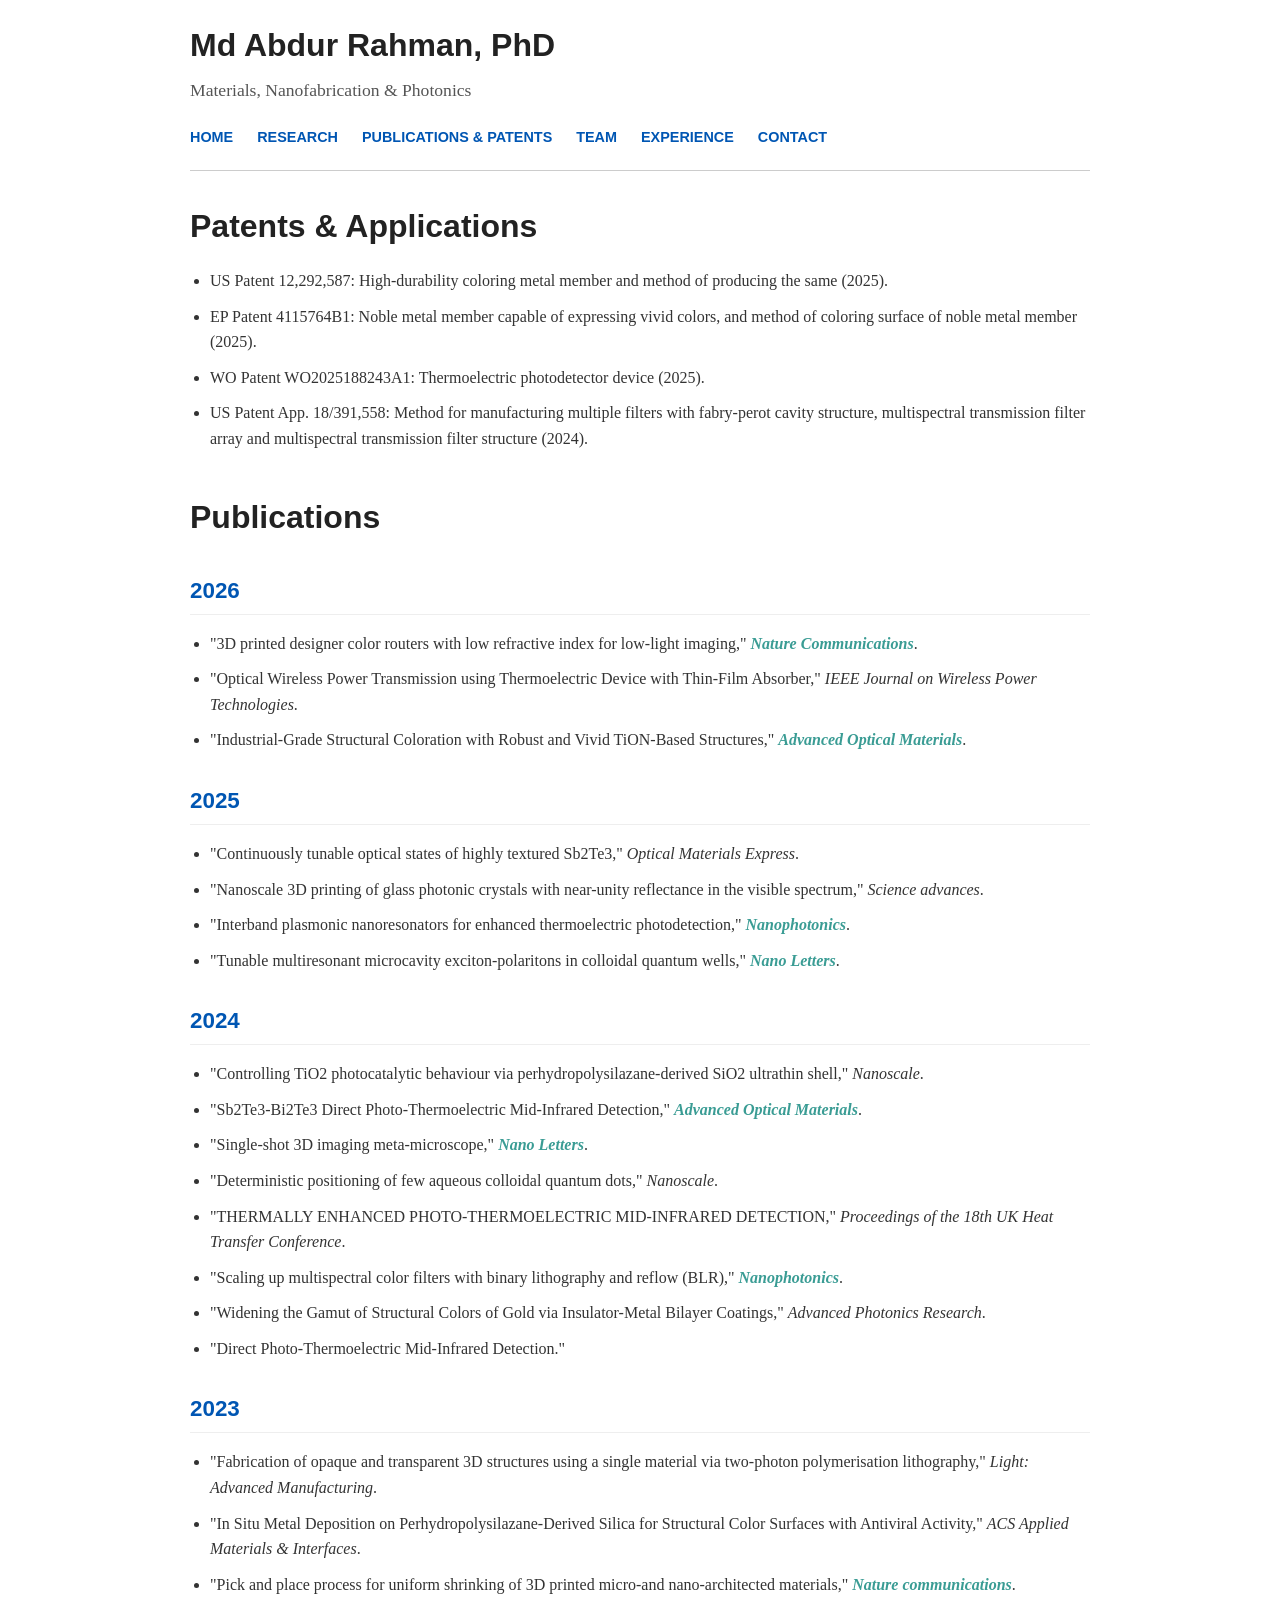
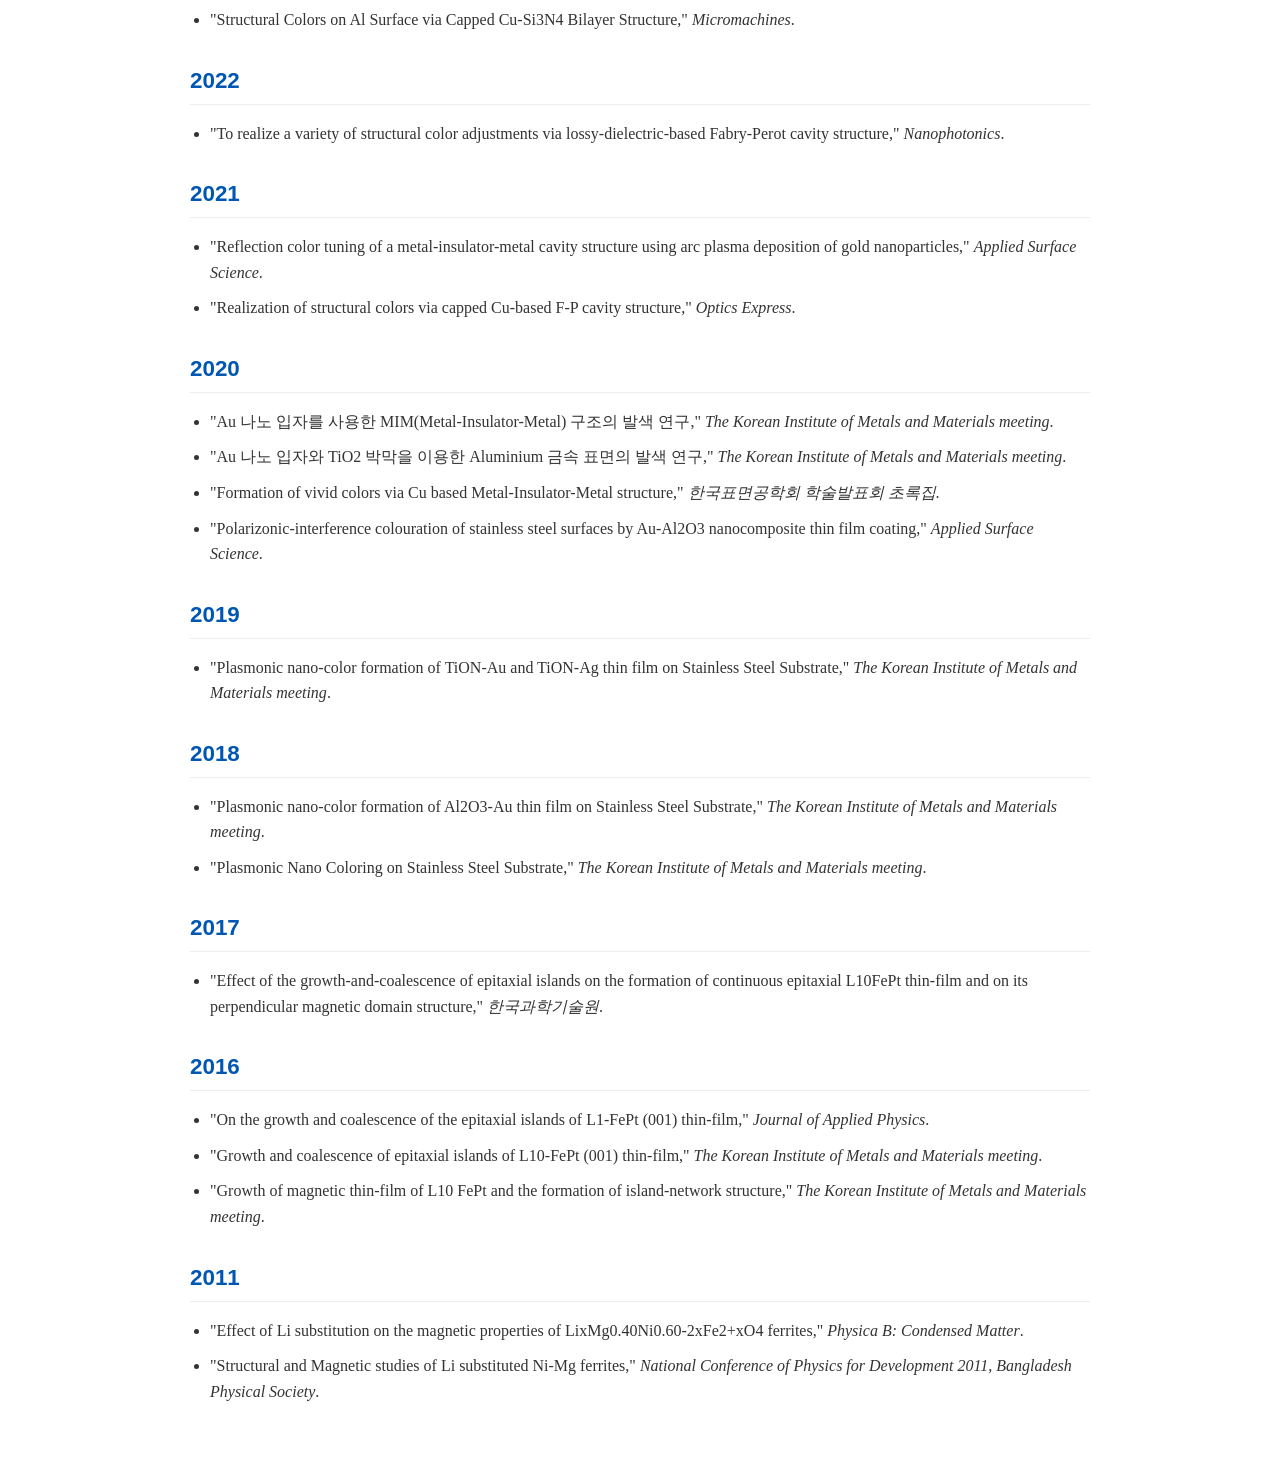
<file: publications.html>
<!DOCTYPE html>
<html lang="en">
<head>
    <meta charset="UTF-8">
    <meta name="viewport" content="width=device-width, initial-scale=1.0">
    <title>Md Abdur Rahman, PhD - Publications & Patents</title>
    <style>
        body { font-family: 'Georgia', serif; line-height: 1.6; color: #333; max-width: 900px; margin: 0 auto; padding: 20px 40px; background-color: #ffffff; }
        header { border-bottom: 1px solid #ccc; padding-bottom: 20px; margin-bottom: 30px; }
        .site-title { font-family: 'Helvetica Neue', Arial, sans-serif; font-size: 2em; font-weight: bold; color: #222; text-decoration: none; }
        .tagline { font-size: 1.1em; color: #555; margin-top: 5px; }
        nav { margin-top: 20px; }
        nav a { font-family: 'Helvetica Neue', Arial, sans-serif; margin-right: 20px; text-decoration: none; color: #0056b3; font-weight: bold; font-size: 0.9em; text-transform: uppercase; }
        nav a:hover { text-decoration: underline; }
        h1, h2, h3 { font-family: 'Helvetica Neue', Arial, sans-serif; color: #222; margin-bottom: 10px; }
        .content-section { margin-bottom: 40px; }
        ul { padding-left: 20px; }
        li { margin-bottom: 10px; }
        .year-header { font-size: 1.4em; color: #0056b3; margin-top: 30px; border-bottom: 1px solid #eee; padding-bottom: 5px; }
        /* Style for linked journals */
        .journal-link { color: #3a9c94; text-decoration: none; font-weight: bold; }
        .journal-link:hover { text-decoration: underline; }
    </style>
</head>
<body>

    <header>
        <a href="index.html" class="site-title">Md Abdur Rahman, PhD</a>
        <div class="tagline">Materials, Nanofabrication & Photonics</div>
        <nav>
            <a href="index.html">Home</a>
            <a href="research.html">Research</a>
            <a href="publications.html">Publications & Patents</a>
            <a href="team.html">Team</a>
            <a href="experience.html">Experience</a>
            <a href="contact.html">Contact</a>
        </nav>
    </header>

    <main>
        <h1>Patents & Applications</h1>
        <section class="content-section">
            <ul>
                <li>US Patent 12,292,587: High-durability coloring metal member and method of producing the same (2025).</li>
                <li>EP Patent 4115764B1: Noble metal member capable of expressing vivid colors, and method of coloring surface of noble metal member (2025).</li>
                <li>WO Patent WO2025188243A1: Thermoelectric photodetector device (2025).</li>
                <li>US Patent App. 18/391,558: Method for manufacturing multiple filters with fabry-perot cavity structure, multispectral transmission filter array and multispectral transmission filter structure (2024).</li>
            </ul>
        </section>

        <h1>Publications</h1>
        
        <section class="content-section">
            <h3 class="year-header">2026</h3>
            <ul>
                <li>"3D printed designer color routers with low refractive index for low-light imaging," <em><a href="https://www.researchgate.net/publication/413683966_3D_printed_designer_color_routers_with_low_refractive_index_for_low-light_imaging" class="journal-link" target="_blank">Nature Communications</a></em>.</li>
                <li>"Optical Wireless Power Transmission using Thermoelectric Device with Thin-Film Absorber," <em>IEEE Journal on Wireless Power Technologies</em>.</li>
                <li>"Industrial-Grade Structural Coloration with Robust and Vivid TiON-Based Structures," <em><a href="https://repository.sutd.edu.sg/esploro/outputs/journalArticle/Industrial-Grade-Structural-Coloration-with-Robust-and/9911274009846" class="journal-link" target="_blank">Advanced Optical Materials</a></em>.</li>
            </ul>

            <h3 class="year-header">2025</h3>
            <ul>
                <li>"Continuously tunable optical states of highly textured Sb2Te3," <em>Optical Materials Express</em>.</li>
                <li>"Nanoscale 3D printing of glass photonic crystals with near-unity reflectance in the visible spectrum," <em>Science advances</em>.</li>
                <li>"Interband plasmonic nanoresonators for enhanced thermoelectric photodetection," <em><a href="https://pubmed.ncbi.nlm.nih.gov/40309426/" class="journal-link" target="_blank">Nanophotonics</a></em>.</li>
                <li>"Tunable multiresonant microcavity exciton-polaritons in colloidal quantum wells," <em><a href="https://dr.ntu.edu.sg/entities/publication/a6be0b0b-f838-4488-a563-1b3773cab67b" class="journal-link" target="_blank">Nano Letters</a></em>.</li>
            </ul>

            <h3 class="year-header">2024</h3>
            <ul>
                <li>"Controlling TiO2 photocatalytic behaviour via perhydropolysilazane-derived SiO2 ultrathin shell," <em>Nanoscale</em>.</li>
                <li>"Sb2Te3-Bi2Te3 Direct Photo-Thermoelectric Mid-Infrared Detection," <em><a href="https://repository.sutd.edu.sg/esploro/outputs/journalArticle/Sb2Te3-Bi2Te3-Direct-Photo-Thermoelectric-Mid-Infrared-Detection/9911386109846" class="journal-link" target="_blank">Advanced Optical Materials</a></em>.</li>
                <li>"Single-shot 3D imaging meta-microscope," <em><a href="https://pubs.acs.org/doi/10.1021/acs.nanolett.4c03952" class="journal-link" target="_blank">Nano Letters</a></em>.</li>
                <li>"Deterministic positioning of few aqueous colloidal quantum dots," <em>Nanoscale</em>.</li>
                <li>"THERMALLY ENHANCED PHOTO-THERMOELECTRIC MID-INFRARED DETECTION," <em>Proceedings of the 18th UK Heat Transfer Conference</em>.</li>
                <li>"Scaling up multispectral color filters with binary lithography and reflow (BLR)," <em><a href="https://www.researchgate.net/publication/381110074_Scaling_up_multispectral_color_filters_with_binary_lithography_and_reflow_BLR" class="journal-link" target="_blank">Nanophotonics</a></em>.</li>
                <li>"Widening the Gamut of Structural Colors of Gold via Insulator-Metal Bilayer Coatings," <em>Advanced Photonics Research</em>.</li>
                <li>"Direct Photo-Thermoelectric Mid-Infrared Detection."</li>
            </ul>

            <h3 class="year-header">2023</h3>
            <ul>
                <li>"Fabrication of opaque and transparent 3D structures using a single material via two-photon polymerisation lithography," <em>Light: Advanced Manufacturing</em>.</li>
                <li>"In Situ Metal Deposition on Perhydropolysilazane-Derived Silica for Structural Color Surfaces with Antiviral Activity," <em>ACS Applied Materials & Interfaces</em>.</li>
                <li>"Pick and place process for uniform shrinking of 3D printed micro-and nano-architected materials," <em><a href="https://repository.sutd.edu.sg/esploro/outputs/journalArticle/Pick-and-place-process-for-uniform/9911274509846" class="journal-link" target="_blank">Nature communications</a></em>.</li>
                <li>"Structural Colors on Al Surface via Capped Cu-Si3N4 Bilayer Structure," <em>Micromachines</em>.</li>
            </ul>

            <h3 class="year-header">2022</h3>
            <ul>
                <li>"To realize a variety of structural color adjustments via lossy-dielectric-based Fabry-Perot cavity structure," <em>Nanophotonics</em>.</li>
            </ul>

            <h3 class="year-header">2021</h3>
            <ul>
                <li>"Reflection color tuning of a metal-insulator-metal cavity structure using arc plasma deposition of gold nanoparticles," <em>Applied Surface Science</em>.</li>
                <li>"Realization of structural colors via capped Cu-based F-P cavity structure," <em>Optics Express</em>.</li>
            </ul>

            <h3 class="year-header">2020</h3>
            <ul>
                <li>"Au 나노 입자를 사용한 MIM(Metal-Insulator-Metal) 구조의 발색 연구," <em>The Korean Institute of Metals and Materials meeting</em>.</li>
                <li>"Au 나노 입자와 TiO2 박막을 이용한 Aluminium 금속 표면의 발색 연구," <em>The Korean Institute of Metals and Materials meeting</em>.</li>
                <li>"Formation of vivid colors via Cu based Metal-Insulator-Metal structure," <em>한국표면공학회 학술발표회 초록집</em>.</li>
                <li>"Polarizonic-interference colouration of stainless steel surfaces by Au-Al2O3 nanocomposite thin film coating," <em>Applied Surface Science</em>.</li>
            </ul>

            <h3 class="year-header">2019</h3>
            <ul>
                <li>"Plasmonic nano-color formation of TiON-Au and TiON-Ag thin film on Stainless Steel Substrate," <em>The Korean Institute of Metals and Materials meeting</em>.</li>
            </ul>

            <h3 class="year-header">2018</h3>
            <ul>
                <li>"Plasmonic nano-color formation of Al2O3-Au thin film on Stainless Steel Substrate," <em>The Korean Institute of Metals and Materials meeting</em>.</li>
                <li>"Plasmonic Nano Coloring on Stainless Steel Substrate," <em>The Korean Institute of Metals and Materials meeting</em>.</li>
            </ul>

            <h3 class="year-header">2017</h3>
            <ul>
                <li>"Effect of the growth-and-coalescence of epitaxial islands on the formation of continuous epitaxial L10FePt thin-film and on its perpendicular magnetic domain structure," <em>한국과학기술원</em>.</li>
            </ul>

            <h3 class="year-header">2016</h3>
            <ul>
                <li>"On the growth and coalescence of the epitaxial islands of L1-FePt (001) thin-film," <em>Journal of Applied Physics</em>.</li>
                <li>"Growth and coalescence of epitaxial islands of L10-FePt (001) thin-film," <em>The Korean Institute of Metals and Materials meeting</em>.</li>
                <li>"Growth of magnetic thin-film of L10 FePt and the formation of island-network structure," <em>The Korean Institute of Metals and Materials meeting</em>.</li>
            </ul>

            <h3 class="year-header">2011</h3>
            <ul>
                <li>"Effect of Li substitution on the magnetic properties of LixMg0.40Ni0.60-2xFe2+xO4 ferrites," <em>Physica B: Condensed Matter</em>.</li>
                <li>"Structural and Magnetic studies of Li substituted Ni-Mg ferrites," <em>National Conference of Physics for Development 2011, Bangladesh Physical Society</em>.</li>
            </ul>
        </section>
    </main>

</body>
</html>
</file>
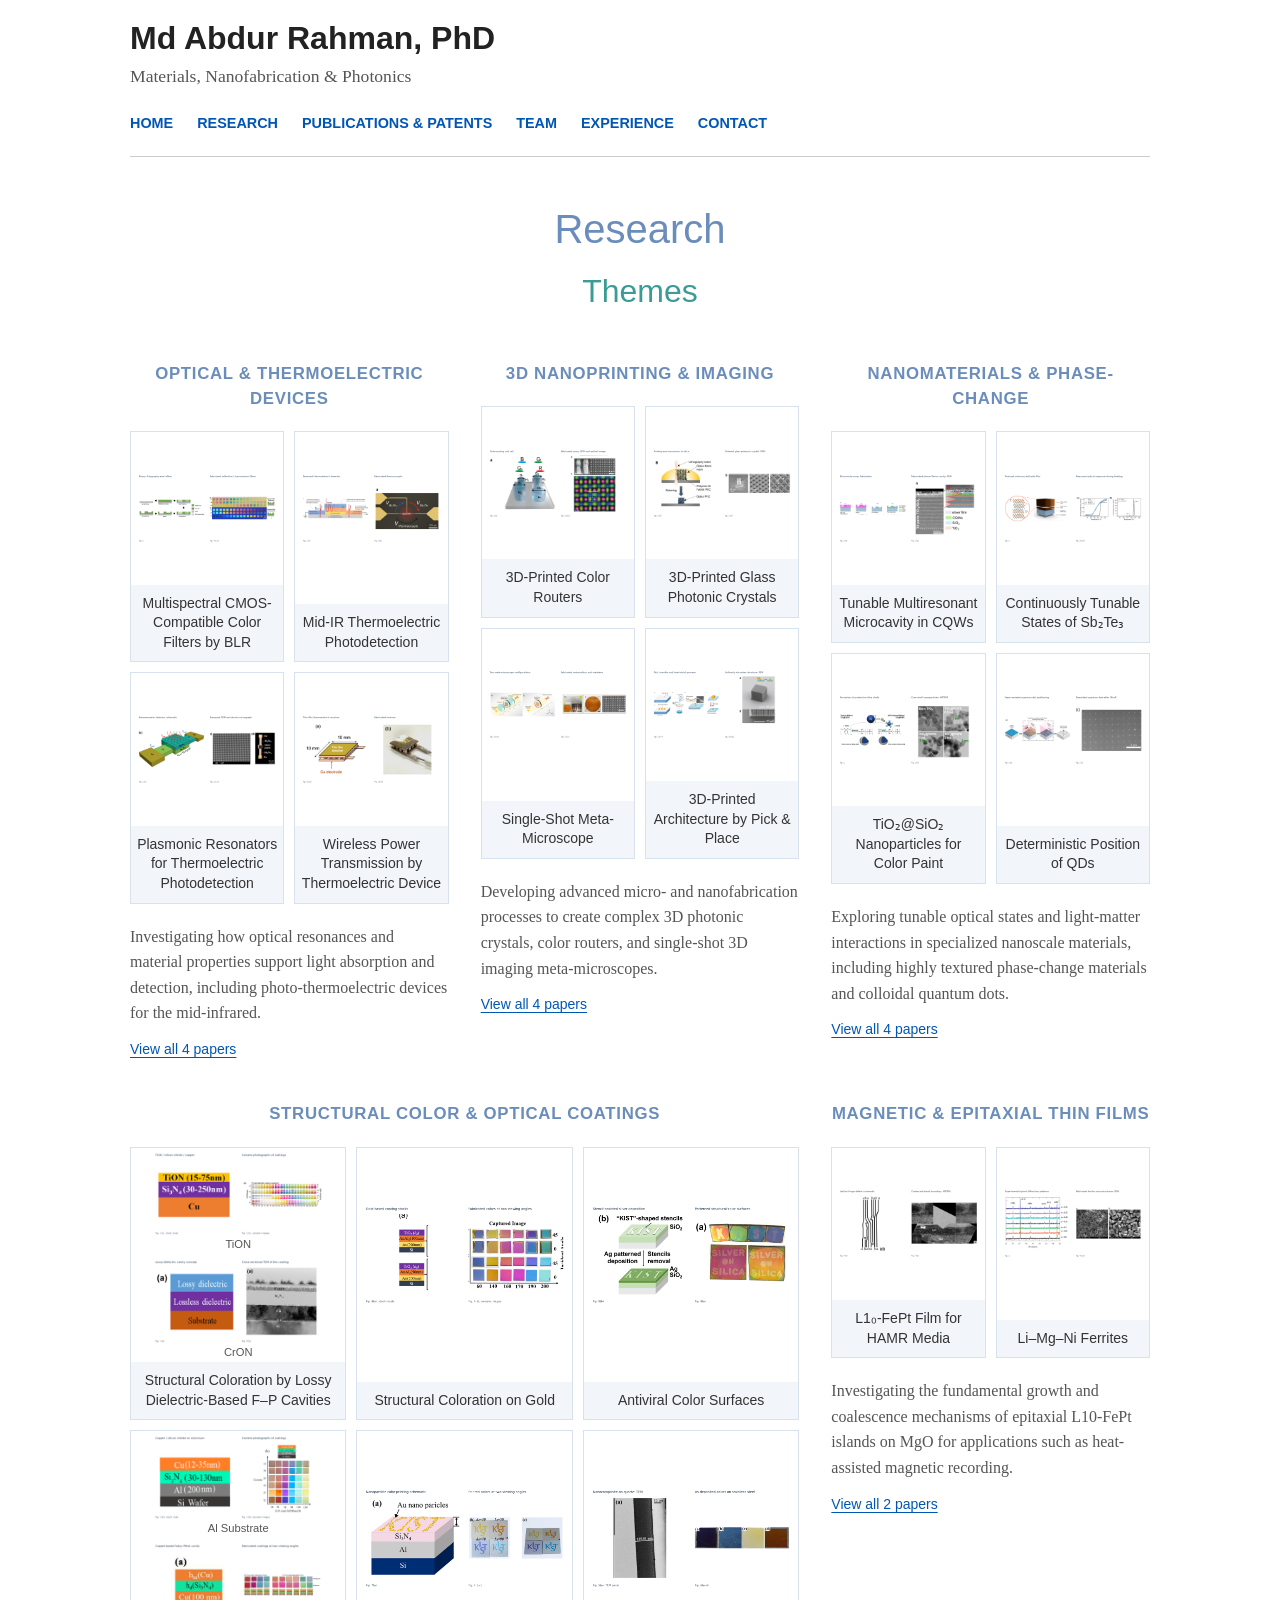
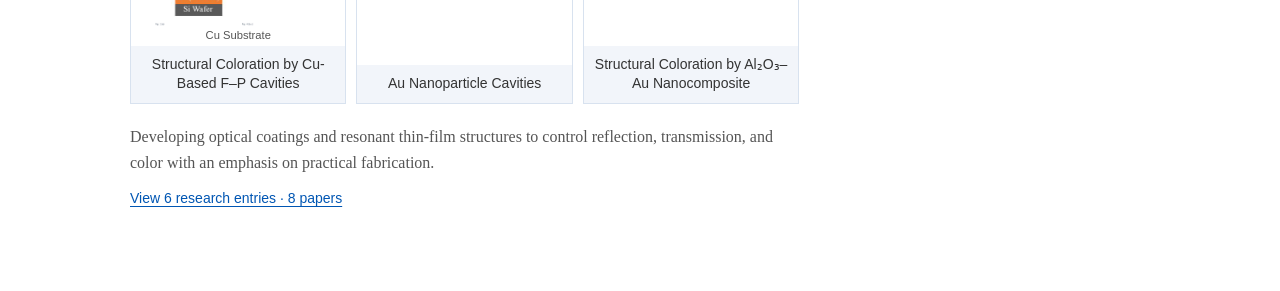
<file: research.html>
<!DOCTYPE html>
<html lang="en"><head><meta charset="UTF-8"><meta name="viewport" content="width=device-width, initial-scale=1.0">
<title>Research – Md Abdur Rahman, PhD</title>
<link rel="stylesheet" href="assets/research/tags.css"></head>
<body><header>
        <a href="index.html" class="site-title">Md Abdur Rahman, PhD</a>
        <div class="tagline">Materials, Nanofabrication & Photonics</div>
        <nav>
            <a href="index.html">Home</a>
            <a href="research.html">Research</a>
            <a href="publications.html">Publications & Patents</a>
            <a href="team.html">Team</a>
            <a href="experience.html">Experience</a>
            <a href="contact.html">Contact</a>
        </nav>
    </header><main><div class="themes-header"><h1>Research</h1><h2>Themes</h2></div><div class="research-grid"><section class="research-category theme-devices">
<h2 class="category-title"><a href="tag/optical-thermoelectric-devices/">Optical & Thermoelectric Devices</a></h2>
<div class="papers-grid"><a class="paper-card" href="tag/optical-thermoelectric-devices/#paper-1" aria-label="Read about Scaling up multispectral color filters with binary lithography and reflow (BLR)"><img src="assets/research/paper-01-combined.jpg" alt="Binary lithography and reflow; Fabricated reflection / transmission filters" loading="lazy" width="1600" height="800"><span class="paper-label">Multispectral CMOS-Compatible Color Filters by BLR</span></a><a class="paper-card" href="tag/optical-thermoelectric-devices/#paper-2" aria-label="Read about Sb2Te3–Bi2Te3 Direct Photo–Thermoelectric Mid-Infrared Detection"><img src="assets/research/paper-02-combined.jpg" alt="Resonant thermoelectric detector; Fabricated thermocouple" loading="lazy" width="1600" height="800"><span class="paper-label">Mid-IR Thermoelectric Photodetection</span></a><a class="paper-card" href="tag/optical-thermoelectric-devices/#paper-3" aria-label="Read about Interband plasmonic nanoresonators for enhanced thermoelectric photodetection"><img src="assets/research/paper-03-combined.jpg" alt="Nanoresonator detector schematic; Nanopost SEM and device micrograph" loading="lazy" width="1600" height="800"><span class="paper-label">Plasmonic Resonators for Thermoelectric Photodetection</span></a><a class="paper-card" href="tag/optical-thermoelectric-devices/#paper-4" aria-label="Read about Optical Wireless Power Transmission using Thermoelectric Device with Thin-Film Absorber"><img src="assets/research/paper-04-combined.jpg" alt="Thin-film thermoelectric receiver; Fabricated receiver" loading="lazy" width="1600" height="800"><span class="paper-label">Wireless Power Transmission by Thermoelectric Device</span></a></div>
<p class="category-desc">Investigating how optical resonances and material properties support light absorption and detection, including photo-thermoelectric devices for the mid-infrared.</p>
<a class="theme-link" href="tag/optical-thermoelectric-devices/">View all 4 papers</a></section><section class="research-category theme-imaging">
<h2 class="category-title"><a href="tag/3d-nanoprinting-imaging/">3D Nanoprinting & Imaging</a></h2>
<div class="papers-grid"><a class="paper-card" href="tag/3d-nanoprinting-imaging/#paper-9" aria-label="Read about 3D printed designer color routers with low refractive index for low-light imaging"><img src="assets/research/paper-13-combined.jpg" alt="Color-routing unit cell; Fabricated array: SEM and optical image" loading="lazy" width="1600" height="800"><span class="paper-label">3D-Printed Color Routers</span></a><a class="paper-card" href="tag/3d-nanoprinting-imaging/#paper-10" aria-label="Read about Nanoscale 3D printing of glass photonic crystals with near-unity reflectance in the visible spectrum"><img src="assets/research/paper-14-combined.jpg" alt="Printing and conversion to silica; Sintered glass photonic crystal: SEM" loading="lazy" width="1600" height="800"><span class="paper-label">3D-Printed Glass Photonic Crystals</span></a><a class="paper-card" href="tag/3d-nanoprinting-imaging/#paper-11" aria-label="Read about Single-Shot 3D Imaging Meta-Microscope"><img src="assets/research/paper-15-combined.jpg" alt="Two meta-microscope configurations; Fabricated metasurface and metalens" loading="lazy" width="1600" height="800"><span class="paper-label">Single-Shot Meta-Microscope</span></a><a class="paper-card" href="tag/3d-nanoprinting-imaging/#paper-12" aria-label="Read about Pick and place process for uniform shrinking of 3D printed micro- and nano-architected materials"><img src="assets/research/paper-16-combined.jpg" alt="Pick, transfer and heat-shrink process; Uniformly shrunken structure: SEM" loading="lazy" width="1600" height="800"><span class="paper-label">3D-Printed Architecture by Pick &amp; Place</span></a></div>
<p class="category-desc">Developing advanced micro- and nanofabrication processes to create complex 3D photonic crystals, color routers, and single-shot 3D imaging meta-microscopes.</p>
<a class="theme-link" href="tag/3d-nanoprinting-imaging/">View all 4 papers</a></section><section class="research-category theme-nano">
<h2 class="category-title"><a href="tag/nanomaterials-phase-change/">Nanomaterials & Phase-Change</a></h2>
<div class="papers-grid"><a class="paper-card" href="tag/nanomaterials-phase-change/#paper-13" aria-label="Read about Tunable Multiresonant Microcavity Exciton-Polaritons in Colloidal Quantum Wells"><img src="assets/research/paper-17-combined.jpg" alt="Microcavity-array fabrication; Fabricated planar Tamm cavity: SEM" loading="lazy" width="1600" height="800"><span class="paper-label">Tunable Multiresonant Microcavity in CQWs</span></a><a class="paper-card" href="tag/nanomaterials-phase-change/#paper-14" aria-label="Read about Continuously tunable optical states of highly textured Sb2Te3"><img src="assets/research/paper-18-combined.jpg" alt="Textured antimony telluride film; Measured optical response during heating" loading="lazy" width="1600" height="800"><span class="paper-label">Continuously Tunable States of Sb₂Te₃</span></a><a class="paper-card" href="tag/nanomaterials-phase-change/#paper-15" aria-label="Read about Controlling TiO2 photocatalytic behaviour via perhydropolysilazane-derived SiO2 ultrathin shell"><img src="assets/research/paper-19-combined.jpg" alt="Formation of protective silica shells; Core–shell nanoparticles: HRTEM" loading="lazy" width="1600" height="800"><span class="paper-label">TiO₂@SiO₂ Nanoparticles for Color Paint</span></a><a class="paper-card" href="tag/nanomaterials-phase-change/#paper-16" aria-label="Read about Deterministic positioning of few aqueous colloidal quantum dots"><img src="assets/research/paper-20-combined.jpg" alt="Vapor-assisted quantum-dot positioning; Deposited quantum dots after lift-off" loading="lazy" width="1600" height="800"><span class="paper-label">Deterministic Position of QDs</span></a></div>
<p class="category-desc">Exploring tunable optical states and light-matter interactions in specialized nanoscale materials, including highly textured phase-change materials and colloidal quantum dots.</p>
<a class="theme-link" href="tag/nanomaterials-phase-change/">View all 4 papers</a></section><section class="research-category theme-color grouped-color">
<h2 class="category-title"><a href="tag/structural-color-optical-coatings/">Structural Color & Optical Coatings</a></h2>
<div class="papers-grid"><a class="paper-card" href="tag/structural-color-optical-coatings/#paper-5" aria-label="Read both papers: Structural Coloration by Lossy Dielectric-Based F–P Cavities"><span class="grouped-visual"><span class="grouped-thumb"><img src="assets/research/paper-05-combined.jpg" alt="TiON / silicon nitride / copper; Camera photographs of coatings" loading="lazy" width="1600" height="800"><span>TiON</span></span><span class="grouped-thumb"><img src="assets/research/paper-08-combined.jpg" alt="Lossy-dielectric cavity concept; Cross-sectional TEM of the coating" loading="lazy" width="1600" height="800"><span>CrON</span></span></span><span class="paper-label">Structural Coloration by Lossy Dielectric-Based F–P Cavities</span></a><a class="paper-card" href="tag/structural-color-optical-coatings/#paper-6" aria-label="Read about Widening the Gamut of Structural Colors of Gold via Insulator–Metal Bilayer Coatings"><img src="assets/research/paper-06-combined.jpg" alt="Gold-based coating stacks; Fabricated colors at two viewing angles" loading="lazy" width="1600" height="800"><span class="paper-label">Structural Coloration on Gold</span></a><a class="paper-card" href="tag/structural-color-optical-coatings/#paper-19" aria-label="Read about In Situ Metal Deposition on Perhydropolysilazane-Derived Silica for Structural Color Surfaces with Antiviral Activity"><img src="assets/research/paper-09-combined.jpg" alt="Stencil-assisted silver deposition; Patterned structural-color surfaces" loading="lazy" width="1600" height="800"><span class="paper-label">Antiviral Color Surfaces</span></a><a class="paper-card" href="tag/structural-color-optical-coatings/#paper-7" aria-label="Read both papers: Structural Coloration by Cu-Based F–P Cavities"><span class="grouped-visual"><span class="grouped-thumb"><img src="assets/research/paper-07-combined.jpg" alt="Copper / silicon nitride on aluminum; Camera photographs of coatings" loading="lazy" width="1600" height="800"><span>Al Substrate</span></span><span class="grouped-thumb"><img src="assets/research/paper-10-combined.jpg" alt="Copper-based Fabry–Pérot cavity; Fabricated coatings at two viewing angles" loading="lazy" width="1600" height="800"><span>Cu Substrate</span></span></span><span class="paper-label">Structural Coloration by Cu-Based F–P Cavities</span></a><a class="paper-card" href="tag/structural-color-optical-coatings/#paper-21" aria-label="Read about Reflection color tuning of a metal–insulator–metal cavity structure using arc plasma deposition of gold nanoparticles"><img src="assets/research/paper-11-combined.jpg" alt="Nanoparticle color-printing schematic; Printed colors at two viewing angles" loading="lazy" width="1600" height="800"><span class="paper-label">Au Nanoparticle Cavities</span></a><a class="paper-card" href="tag/structural-color-optical-coatings/#paper-22" aria-label="Read about Polarizonic-interference colouration of stainless steel surfaces by Au-Al₂O₃ nanocomposite thin film coating"><img src="assets/research/paper-12-combined.jpg" alt="Nanocomposite on quartz: TEM; As-deposited colors on stainless steel" loading="lazy" width="1600" height="800"><span class="paper-label">Structural Coloration by Al₂O₃–Au Nanocomposite</span></a></div>
<p class="category-desc">Developing optical coatings and resonant thin-film structures to control reflection, transmission, and color with an emphasis on practical fabrication.</p>
<a class="theme-link" href="tag/structural-color-optical-coatings/">View 6 research entries · 8 papers</a></section><section class="research-category theme-magnetic">
<h2 class="category-title"><a href="tag/magnetic-epitaxial-thin-films/">Magnetic & Epitaxial Thin Films</a></h2>
<div class="papers-grid"><a class="paper-card" href="tag/magnetic-epitaxial-thin-films/#paper-17" aria-label="Read about On the growth and coalescence of the epitaxial islands of L10-FePt (001) thin-film"><img src="assets/research/paper-21-combined.jpg" alt="Lattice-fringe defect schematic; Coalesced island boundary: HRTEM" loading="lazy" width="1600" height="800"><span class="paper-label">L1₀-FePt Film for HAMR Media</span></a><a class="paper-card" href="tag/magnetic-epitaxial-thin-films/#paper-18" aria-label="Read about Effect of Li substitution on the magnetic properties of LixMg0.40Ni0.60−2xFe2+xO4 ferrites"><img src="assets/research/paper-22-combined.jpg" alt="Experimental spinel diffraction patterns; Fabricated ferrite microstructures: SEM" loading="lazy" width="1600" height="800"><span class="paper-label">Li–Mg–Ni Ferrites</span></a></div>
<p class="category-desc">Investigating the fundamental growth and coalescence mechanisms of epitaxial L10-FePt islands on MgO for applications such as heat-assisted magnetic recording.</p>
<a class="theme-link" href="tag/magnetic-epitaxial-thin-films/">View all 2 papers</a></section></div></main></body></html>
</file>
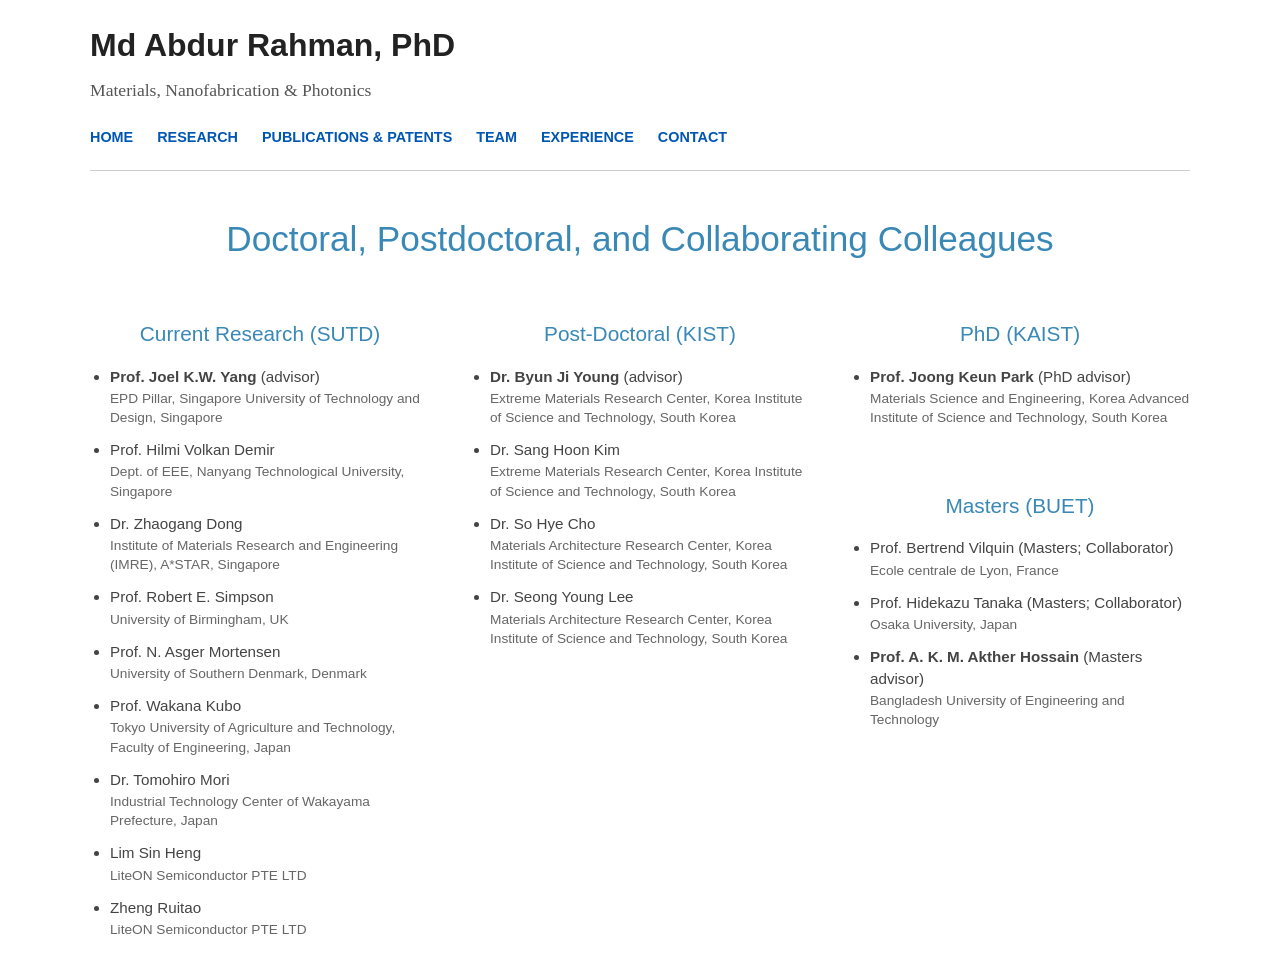
<file: team.html>
<!DOCTYPE html>
<html lang="en">
<head>
    <meta charset="UTF-8">
    <meta name="viewport" content="width=device-width, initial-scale=1.0">
    <title>Md Abdur Rahman, PhD - Team & Collaborators</title>
    <style>
        body { font-family: 'Georgia', serif; line-height: 1.6; color: #333; max-width: 1100px; margin: 0 auto; padding: 20px 40px; background-color: #ffffff; }
        header { border-bottom: 1px solid #ccc; padding-bottom: 20px; margin-bottom: 40px; }
        .site-title { font-family: 'Helvetica Neue', Arial, sans-serif; font-size: 2em; font-weight: bold; color: #222; text-decoration: none; }
        .tagline { font-size: 1.1em; color: #555; margin-top: 5px; }
        nav { margin-top: 20px; }
        nav a { font-family: 'Helvetica Neue', Arial, sans-serif; margin-right: 20px; text-decoration: none; color: #0056b3; font-weight: bold; font-size: 0.9em; text-transform: uppercase; }
        nav a:hover { text-decoration: underline; }
        
        /* Team Layout CSS */
        .page-title { 
            text-align: center; 
            color: #3988b6; 
            font-family: 'Helvetica Neue', Arial, sans-serif; 
            font-weight: 300; 
            font-size: 2.2em; 
            margin-bottom: 50px; 
        }

        .team-grid {
            display: grid;
            grid-template-columns: repeat(auto-fit, minmax(300px, 1fr));
            gap: 40px;
        }

        .team-column {
            display: flex;
            flex-direction: column;
            gap: 30px;
        }

        .col-header {
            color: #3988b6;
            font-family: 'Helvetica Neue', Arial, sans-serif;
            font-weight: normal;
            font-size: 1.3em;
            text-align: center;
            margin-bottom: 15px;
            margin-top: 0;
        }

        .team-list {
            list-style-type: disc;
            padding-left: 20px;
            margin: 0;
            font-family: 'Helvetica Neue', Arial, sans-serif;
            font-size: 0.95em;
            color: #444;
        }

        .team-list li {
            margin-bottom: 12px;
            line-height: 1.4;
        }

        .affiliation {
            display: block;
            font-size: 0.9em;
            color: #666;
            margin-top: 2px;
        }
    </style>
</head>
<body>

    <header>
        <a href="index.html" class="site-title">Md Abdur Rahman, PhD</a>
        <div class="tagline">Materials, Nanofabrication & Photonics</div>
        <nav>
            <a href="index.html">Home</a>
            <a href="research.html">Research</a>
            <a href="publications.html">Publications & Patents</a>
            <a href="team.html">Team</a>
            <a href="experience.html">Experience</a>
            <a href="contact.html">Contact</a>
        </nav>
    </header>

    <main>
        <h1 class="page-title">Doctoral, Postdoctoral, and Collaborating Colleagues</h1>
        
        <div class="team-grid">
            
            <!-- Column 1: SUTD -->
            <div class="team-column">
                <div>
                    <h3 class="col-header">Current Research (SUTD)</h3>
                    <ul class="team-list">
                        <li><strong>Prof. Joel K.W. Yang</strong> (advisor) <span class="affiliation">EPD Pillar, Singapore University of Technology and Design, Singapore</span></li>
                        <li>Prof. Hilmi Volkan Demir <span class="affiliation">Dept. of EEE, Nanyang Technological University, Singapore</span></li>
                        <li>Dr. Zhaogang Dong <span class="affiliation">Institute of Materials Research and Engineering (IMRE), A*STAR, Singapore</span></li>
                        <li>Prof. Robert E. Simpson <span class="affiliation">University of Birmingham, UK</span></li>
                        <li>Prof. N. Asger Mortensen <span class="affiliation">University of Southern Denmark, Denmark</span></li>
                        <li>Prof. Wakana Kubo <span class="affiliation">Tokyo University of Agriculture and Technology, Faculty of Engineering, Japan</span></li>
                        <li>Dr. Tomohiro Mori <span class="affiliation">Industrial Technology Center of Wakayama Prefecture, Japan</span></li>
                        <li>Lim Sin Heng <span class="affiliation">LiteON Semiconductor PTE LTD</span></li>
                        <li>Zheng Ruitao <span class="affiliation">LiteON Semiconductor PTE LTD</span></li>
                    </ul>
                </div>
            </div>

            <!-- Column 2: KIST -->
            <div class="team-column">
                <div>
                    <h3 class="col-header">Post-Doctoral (KIST)</h3>
                    <ul class="team-list">
                        <li><strong>Dr. Byun Ji Young</strong> (advisor) <span class="affiliation">Extreme Materials Research Center, Korea Institute of Science and Technology, South Korea</span></li>
                        <li>Dr. Sang Hoon Kim <span class="affiliation">Extreme Materials Research Center, Korea Institute of Science and Technology, South Korea</span></li>
                        <li>Dr. So Hye Cho <span class="affiliation">Materials Architecture Research Center, Korea Institute of Science and Technology, South Korea</span></li>
                        <li>Dr. Seong Young Lee <span class="affiliation">Materials Architecture Research Center, Korea Institute of Science and Technology, South Korea</span></li>
                    </ul>
                </div>
            </div>

            <!-- Column 3: KAIST & BUET -->
            <div class="team-column">
                <div>
                    <h3 class="col-header">PhD (KAIST)</h3>
                    <ul class="team-list">
                        <li><strong>Prof. Joong Keun Park</strong> (PhD advisor) <span class="affiliation">Materials Science and Engineering, Korea Advanced Institute of Science and Technology, South Korea</span></li>
                    </ul>
                </div>

                <div style="margin-top: 20px;">
                    <h3 class="col-header">Masters (BUET)</h3>
                    <ul class="team-list">
                        <li>Prof. Bertrend Vilquin (Masters; Collaborator) <span class="affiliation">Ecole centrale de Lyon, France</span></li>
                        <li>Prof. Hidekazu Tanaka (Masters; Collaborator) <span class="affiliation">Osaka University, Japan</span></li>
                        <li><strong>Prof. A. K. M. Akther Hossain</strong> (Masters advisor) <span class="affiliation">Bangladesh University of Engineering and Technology</span></li>
                    </ul>
                </div>
            </div>

        </div>
    </main>

</body>
</html>
</file>
<file: assets/research/tags.css>
* { box-sizing: border-box; }
body { font-family: Georgia, serif; line-height: 1.6; color: #333; max-width: 1100px; margin: 0 auto; padding: 20px 40px; background: #fff; }
header { border-bottom: 1px solid #ccc; padding-bottom: 20px; margin-bottom: 40px; }
.site-title { font: bold 2em 'Helvetica Neue', Arial, sans-serif; color: #222; text-decoration: none; }
.tagline { font-size: 1.1em; color: #555; margin-top: 5px; }
nav { margin-top: 20px; }
nav a { font-family: 'Helvetica Neue', Arial, sans-serif; margin-right: 20px; text-decoration: none; color: #0056b3; font-weight: bold; font-size: .9em; text-transform: uppercase; }
a { color: #0056b3; text-underline-offset: 3px; }
a:hover { text-decoration: underline; }
a:focus-visible { outline: 3px solid #0056b3; outline-offset: 4px; }
.themes-header { text-align: center; margin-bottom: 44px; font-family: 'Helvetica Neue', Arial, sans-serif; }
.themes-header h1 { font-weight: 300; color: #6b8dbb; font-size: 2.5em; margin-bottom: 5px; }
.themes-header h2 { font-weight: 300; color: #3a9c94; font-size: 2em; margin-top: 0; }
.research-grid { display: grid; grid-template-columns: repeat(3,minmax(0,1fr)); grid-template-areas: 'devices imaging nano' 'color color magnetic'; gap: 40px 32px; align-items: start; margin-bottom: 60px; }
.theme-devices { grid-area: devices; }.theme-imaging { grid-area: imaging; }.theme-nano { grid-area: nano; }.theme-color { grid-area: color; }.theme-magnetic { grid-area: magnetic; }
.category-title { color: #6b8dbb; text-align: center; text-transform: uppercase; font: bold 1.05rem/1.5 'Helvetica Neue', Arial, sans-serif; letter-spacing: .7px; margin: 0 0 20px; }
.category-title a { color: inherit; text-decoration: none; }
.category-title a:hover { text-decoration: underline; }
.papers-grid { display: grid; grid-template-columns: repeat(2,minmax(0,1fr)); gap: 10px; }
.theme-color .papers-grid { grid-template-columns: repeat(4,minmax(0,1fr)); }
.paper-card { min-width: 0; display: flex; flex-direction: column; border: 1px solid #d8e2ef; color: #333; text-decoration: none; background: #fff; }
.paper-card:hover { border-color: #0056b3; text-decoration: none; }
.paper-card img { display: block; width: 100%; height: auto; aspect-ratio: 1; object-fit: contain; padding: 5px; }
.paper-text { min-height: 160px; padding: 15px 9px; display: flex; align-items: center; justify-content: center; text-align: center; font: .875rem/1.4 'Helvetica Neue', Arial, sans-serif; overflow-wrap: anywhere; }
.paper-label { margin-top: auto; padding: 9px 5px; background: #f2f5fa; text-align: center; font: .875rem/1.4 'Helvetica Neue', Arial, sans-serif; }
.category-desc { font-size: 1rem; color: #555; margin: 20px 0 10px; }
.theme-link { font: .875rem/1.5 'Helvetica Neue', Arial, sans-serif; }
.tag-main { max-width: 850px; margin: 0 auto; }
.back-link { display: inline-block; margin: 0 0 20px; font: .9rem 'Helvetica Neue', Arial, sans-serif; }
.tag-heading { font: 400 2rem/1.3 'Helvetica Neue', Arial, sans-serif; color: #557caf; margin: 0 0 16px; }
.tag-intro { color: #555; }
.tag-links { display: flex; flex-wrap: wrap; gap: 10px 20px; padding: 16px 0; border-bottom: 1px solid #ddd; margin: 0 0 35px; font: .875rem/1.5 'Helvetica Neue', Arial, sans-serif; }
.tag-links a[aria-current] { color: #333; font-weight: bold; }
.paper-entry { padding-bottom: 36px; margin-bottom: 36px; border-bottom: 1px solid #ddd; scroll-margin-top: 24px; }
.paper-entry:target { border-left: 3px solid #6b8dbb; padding-left: 18px; }
.paper-entry h2 { font: 500 1.5rem/1.4 'Helvetica Neue', Arial, sans-serif; margin: 0 0 12px; }
.paper-entry h2 a { color: #315b89; text-decoration: none; }
.paper-meta { color: #555; font: .875rem/1.6 'Helvetica Neue', Arial, sans-serif; }
.paper-entry figure { margin: 22px 0; }
.paper-entry figure img { display: block; width: auto; height: auto; max-width: 100%; max-height: 620px; margin: 0 auto; }
.paper-entry figcaption { font: .8125rem/1.5 'Helvetica Neue', Arial, sans-serif; color: #555; margin-top: 10px; }
.paper-entry h3 { font: 600 1rem 'Helvetica Neue', Arial, sans-serif; margin-bottom: 8px; }
.paper-summary { margin-top: 0; }
@media(max-width:850px) {
  body { padding: 20px 24px; }
  .research-grid { grid-template-columns: repeat(2,minmax(0,1fr)); grid-template-areas: 'devices imaging' 'color color' 'nano magnetic'; gap: 32px 22px; }
}
@media(max-width:540px) {
  body { padding: 20px; }
  .site-title { font-size: 1.65em; }
  .research-grid { display: flex; flex-direction: column; gap: 32px; }
  .research-category { width: 100%; }
  .theme-color .papers-grid { grid-template-columns: repeat(2,minmax(0,1fr)); }
  .tag-heading { font-size: 1.65rem; }
  .paper-entry h2 { font-size: 1.25rem; }
}



/* Group related publications while retaining their individual figures and links. */
.grouped-color .papers-grid { grid-template-columns: repeat(3,minmax(0,1fr)); }
.grouped-visual { display: grid; grid-template-rows: repeat(2,minmax(0,1fr)); aspect-ratio: 1; width: 100%; overflow: hidden; }
.grouped-thumb { min-height: 0; display: flex; flex-direction: column; align-items: center; padding: 3px; }
.paper-card .grouped-thumb img { flex: 1; min-height: 0; width: 100%; height: 0; aspect-ratio: auto; object-fit: contain; padding: 0; }
.grouped-thumb > span { font: .7rem/1.3 Arial, sans-serif; color: #555; }
.research-work { margin: 30px 0 48px; padding: 20px; border: 1px solid #d8e2ef; border-radius: 4px; }
.work-title { font: 500 1.55rem/1.4 Arial, sans-serif; color: #315b89; margin: 0 0 12px; }
.group-paper-type { font: 600 1rem/1.4 Arial, sans-serif; color: #557caf; margin-top: 28px; }
.paper-entry .group-paper-title { font: 500 1.3rem/1.4 Arial, sans-serif; margin: 0 0 12px; }
.group-paper-title a { color: #315b89; text-decoration: none; }
.research-work .paper-entry:last-child { border-bottom: 0; padding-bottom: 0; margin-bottom: 0; }
@media(max-width:540px) { .grouped-color .papers-grid { grid-template-columns: repeat(2,minmax(0,1fr)); } .research-work { padding: 14px; } }
</file>
